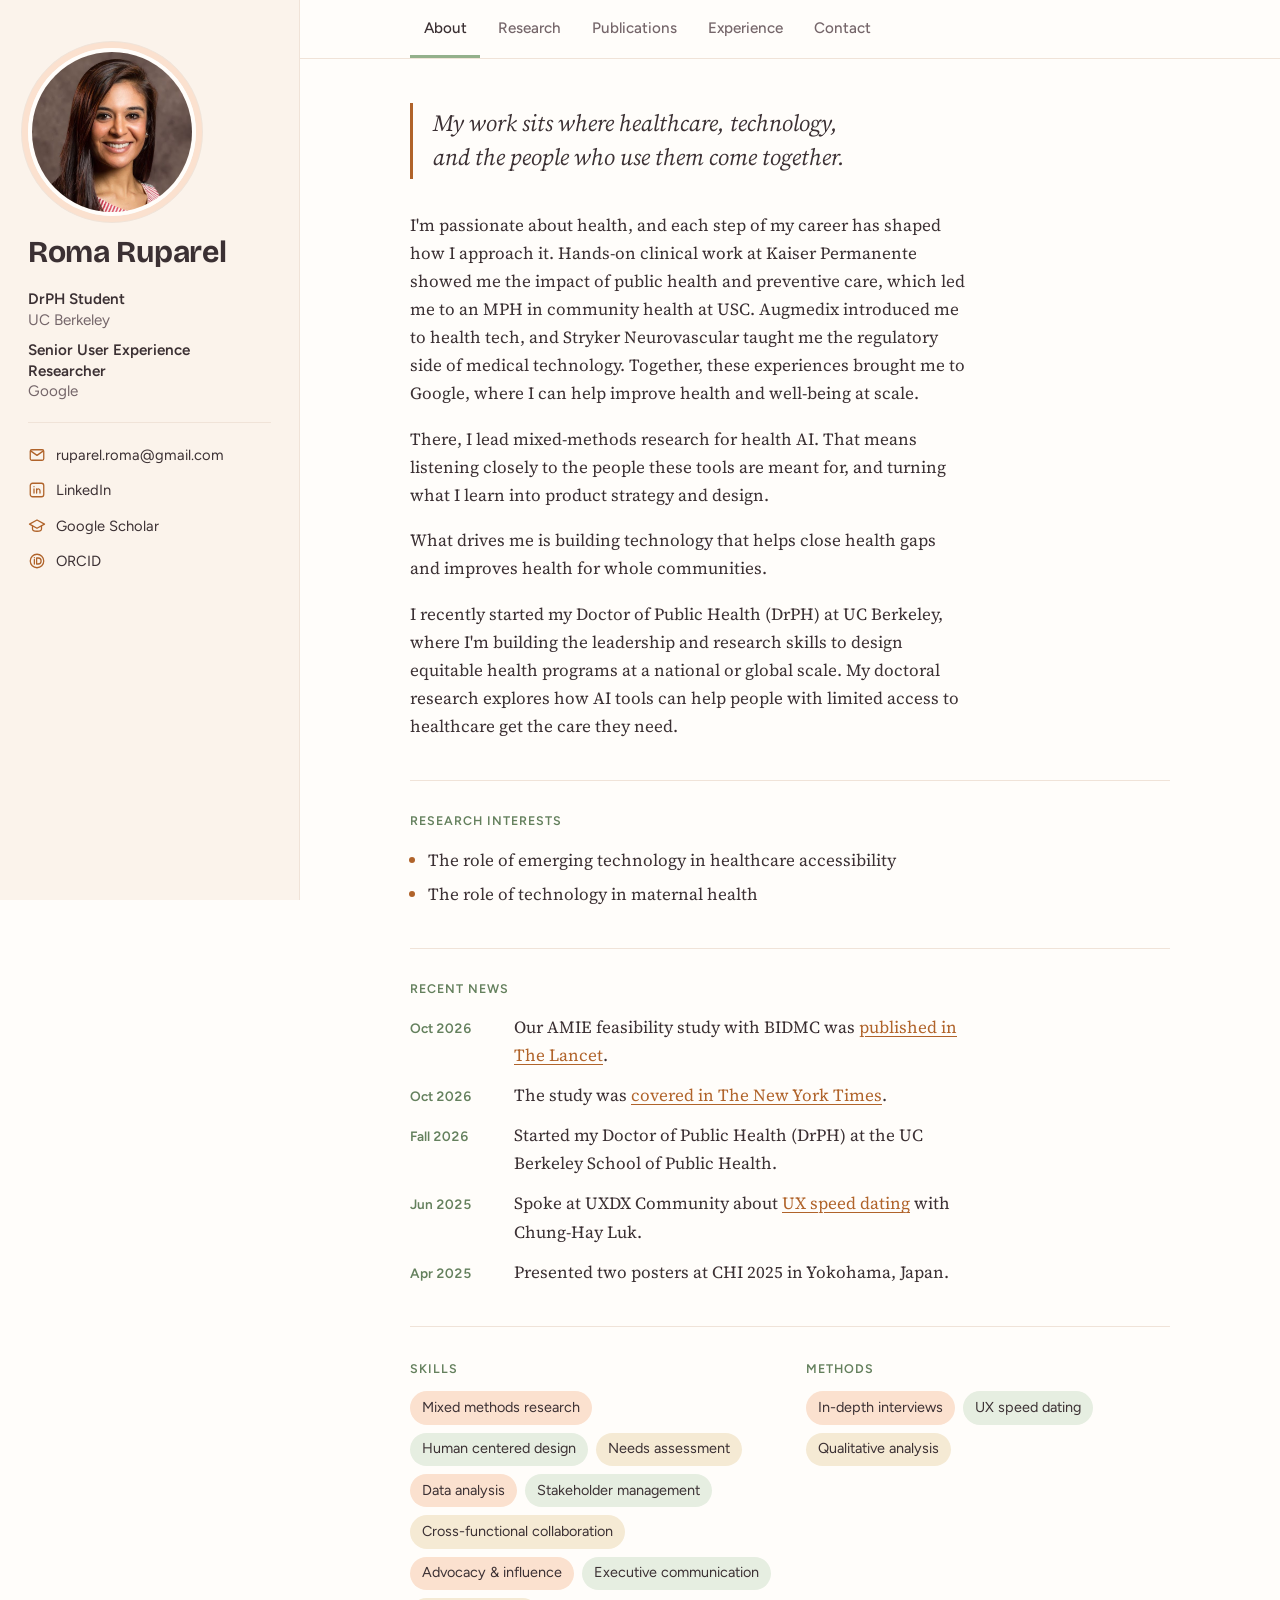
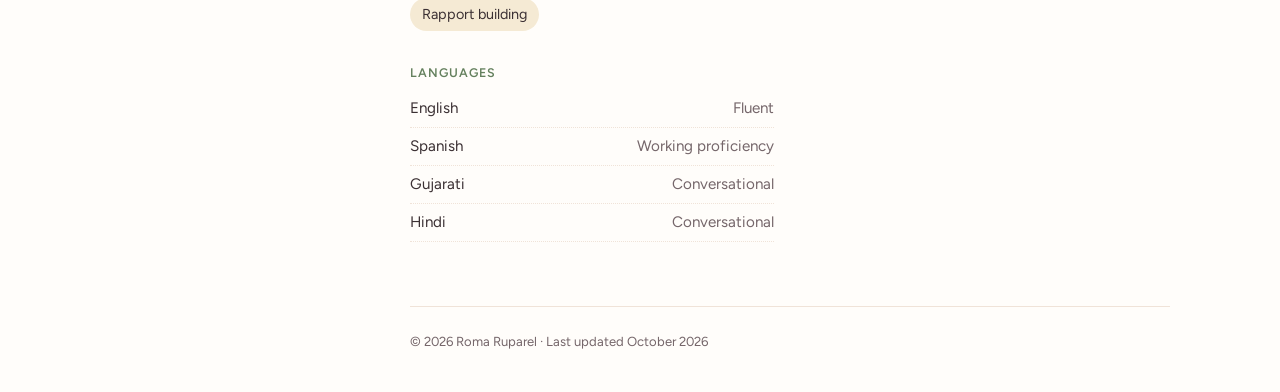
<file: index.html>
<!doctype html>
<html lang="en">
<head>
<meta charset="utf-8">
<meta name="viewport" content="width=device-width, initial-scale=1, viewport-fit=cover">
<title>Roma Ruparel</title>
<meta name="description" content="Roma Ruparel: DrPH student at UC Berkeley and Senior User Experience Researcher at Google, working on health AI and human-centered research.">
<link rel="icon" href="data:image/svg+xml,%3Csvg xmlns='http://www.w3.org/2000/svg' viewBox='0 0 64 64'%3E%3Ccircle cx='32' cy='32' r='32' fill='%23fbe1cf'/%3E%3Ctext x='32' y='42' text-anchor='middle' font-family='Helvetica,Arial,sans-serif' font-weight='700' font-size='28' fill='%23b0632a'%3ERR%3C/text%3E%3C/svg%3E">
<meta property="og:title" content="Roma Ruparel">
<meta property="og:description" content="DrPH student at UC Berkeley and Senior User Experience Researcher at Google, working on health AI and human-centered research.">
<meta property="og:image" content="https://rruparel.github.io/images/roma.jpg">
<meta property="og:url" content="https://rruparel.github.io/">
<meta property="og:type" content="profile">
<link rel="preconnect" href="https://fonts.googleapis.com">
<link rel="preconnect" href="https://fonts.gstatic.com" crossorigin>
<link rel="stylesheet" href="https://fonts.googleapis.com/css2?family=Bricolage+Grotesque:opsz,wght@12..96,600;12..96,700&family=Figtree:wght@400;500;600&family=Source+Serif+4:ital,opsz,wght@0,8..60,400;0,8..60,600;1,8..60,400&display=swap">
<link rel="stylesheet" href="style.css">
<script>document.documentElement.classList.add('js');</script>
</head>
<body>

<aside class="profile" aria-label="Profile">
  <img class="photo" src="images/roma.jpg" alt="Portrait of Roma Ruparel" width="576" height="576">
  <div>
    <h1 class="name">Roma Ruparel</h1>
  </div>
  <ul class="roles">
    <li><strong>DrPH Student</strong><span>UC Berkeley</span></li>
    <li><strong>Senior User Experience Researcher</strong><span>Google</span></li>
  </ul>
  <ul class="links">
    <li><span class="email"><svg viewBox="0 0 24 24" aria-hidden="true"><rect x="3" y="5" width="18" height="14" rx="2"/><path d="m3.5 6.5 8.5 6 8.5-6"/></svg>ruparel.roma@gmail.com</span></li>
    <li><a href="https://www.linkedin.com/in/rruparel" target="_blank" rel="noopener"><svg viewBox="0 0 24 24" aria-hidden="true"><rect x="3" y="3" width="18" height="18" rx="3"/><path d="M8 10.5V16M8 7.5v.01M11.5 16v-5.5M11.5 13c0-1.6 1-2.5 2.3-2.5S16 11.4 16 13v3"/></svg>LinkedIn</a></li>
    <li><a href="https://scholar.google.com/citations?user=uiTKN_0AAAAJ&amp;hl=en" target="_blank" rel="noopener"><svg viewBox="0 0 24 24" aria-hidden="true"><path d="M2 9.5 12 4l10 5.5-10 5.5Z"/><path d="M6 11.7V16c0 1.5 2.7 3 6 3s6-1.5 6-3v-4.3"/></svg>Google Scholar</a></li>
    <li><a href="https://orcid.org/0009-0005-7629-0889" target="_blank" rel="noopener"><svg viewBox="0 0 24 24" aria-hidden="true"><circle cx="12" cy="12" r="9"/><path d="M8.5 10v6M8.5 7.5v.01M11.5 16V8h2a4 4 0 0 1 0 8h-2"/></svg>ORCID</a></li>
  </ul>
</aside>

<div class="main">
  <nav class="tabs" aria-label="Sections">
    <ul>
      <li><a href="#about">About</a></li>
      <li><a href="#research">Research</a></li>
      <li><a href="#publications">Publications</a></li>
      <li><a href="#experience">Experience</a></li>
      <li><a href="#contact">Contact</a></li>
    </ul>
  </nav>

  <main>
    <!-- ABOUT -->
    <section class="section" id="about" aria-labelledby="about-h">
      <h2 id="about-h" class="visually-hidden">About Roma</h2>
      <blockquote class="pull">My work sits where healthcare, technology, and the people who use them come together.</blockquote>
      <div class="prose">
        <p>I'm passionate about health, and each step of my career has shaped how I approach it. Hands-on clinical work at Kaiser Permanente showed me the impact of public health and preventive care, which led me to an MPH in community health at USC. Augmedix introduced me to health tech, and Stryker Neurovascular taught me the regulatory side of medical technology. Together, these experiences brought me to Google, where I can help improve health and well-being at scale.</p>
        <p>There, I lead mixed-methods research for health AI. That means listening closely to the people these tools are meant for, and turning what I learn into product strategy and design.</p>
        <p>What drives me is building technology that helps close health gaps and improves health for whole communities.</p>
        <p>I recently started my Doctor of Public Health (DrPH) at UC Berkeley, where I'm building the leadership and research skills to design equitable health programs at a national or global scale. My doctoral research explores how AI tools can help people with limited access to healthcare get the care they need.</p>
      </div>
      <div class="interests">
        <h3 class="label">Research interests</h3>
        <ul>
          <li>The role of emerging technology in healthcare accessibility</li>
          <li>The role of technology in maternal health</li>
        </ul>
      </div>
      <div class="news">
        <h3 class="label">Recent news</h3>
        <ul class="news-list">
          <li><span class="when-n">Oct 2026</span><span>Our AMIE feasibility study with BIDMC was <a href="https://www.thelancet.com/journals/lancet/article/PIIS0140-6736(26)01535-7/abstract" target="_blank" rel="noopener">published in The Lancet</a>.</span></li>
          <li><span class="when-n">Oct 2026</span><span>The study was <a href="https://www.nytimes.com/2026/10/08/technology/ai-chatbots-urgent-care.html" target="_blank" rel="noopener">covered in The New York Times</a>.</span></li>
          <li><span class="when-n">Fall 2026</span><span>Started my Doctor of Public Health (DrPH) at the UC Berkeley School of Public Health.</span></li>
          <li><span class="when-n">Jun 2025</span><span>Spoke at UXDX Community about <a href="https://uxdx.com/session/product-love-at-first-sight-test-with-ux-speed-dating/" target="_blank" rel="noopener">UX speed dating</a> with Chung-Hay Luk.</span></li>
          <li><span class="when-n">Apr 2025</span><span>Presented two posters at CHI 2025 in Yokohama, Japan.</span></li>
        </ul>
      </div>
      <div class="facts">
        <div>
          <p class="label">Skills</p>
          <ul class="chips">
            <li>Mixed methods research</li>
            <li>Human centered design</li>
            <li>Needs assessment</li>
            <li>Data analysis</li>
            <li>Stakeholder management</li>
            <li>Cross-functional collaboration</li>
            <li>Advocacy &amp; influence</li>
            <li>Executive communication</li>
            <li>Rapport building</li>
          </ul>
        </div>
        <div>
          <p class="label">Methods</p>
          <ul class="chips">
            <li>In-depth interviews</li>
            <li>UX speed dating</li>
            <li>Qualitative analysis</li>
          </ul>
        </div>
        <div>
          <p class="label">Languages</p>
          <ul class="langs">
            <li>English <span>Fluent</span></li>
            <li>Spanish <span>Working proficiency</span></li>
            <li>Gujarati <span>Conversational</span></li>
            <li>Hindi <span>Conversational</span></li>
          </ul>
        </div>
      </div>
    </section>

    <!-- RESEARCH -->
    <section class="section" id="research" aria-labelledby="research-h">
      <h2 id="research-h">Research themes</h2>
      <div class="themes">

        <article class="theme">
          <div class="art" aria-hidden="true">
            <svg viewBox="0 0 200 200">
              <rect class="c3" x="26" y="40" width="112" height="60" rx="18"/>
              <path class="c3" d="M44 98 L40 118 L64 100 Z"/>
              <rect class="c1" x="70" y="104" width="104" height="56" rx="18"/>
              <path class="c1" d="M154 158 L162 176 L136 160 Z"/>
              <polyline class="pulse" points="40,70 62,70 72,54 84,86 96,62 104,70 124,70"/>
              <circle class="c4" cx="98" cy="132" r="5"/>
              <circle class="c4" cx="122" cy="132" r="5"/>
              <circle class="c4" cx="146" cy="132" r="5"/>
            </svg>
          </div>
          <div>
            <h3>Conversational diagnostic AI</h3>
            <p>Research on AMIE, an AI system for diagnostic conversations, from multimodal reasoning in simulated consultations to a prospective feasibility study with patients at a primary care clinic.</p>
            <p class="role"><span>My role</span> Qualitative interviews with patients and clinicians.</p>
            <p class="cs-link"><a href="#amie">Read the case study <span aria-hidden="true">→</span></a></p>
            <ul class="related">
              <li><a href="https://www.thelancet.com/journals/lancet/article/PIIS0140-6736(26)01535-7/abstract" target="_blank" rel="noopener">Prospective feasibility study in primary care</a> · The Lancet, 2026</li>
              <li><a href="https://arxiv.org/pdf/2505.04653" target="_blank" rel="noopener">Multimodal reasoning</a> · arXiv, 2025</li>
            </ul>
          </div>
        </article>

        <article class="theme">
          <div class="art" aria-hidden="true">
            <svg viewBox="0 0 200 200">
              <rect class="c3" x="30" y="30" width="78" height="104" rx="8"/>
              <rect class="c4" x="42" y="46" width="54" height="6" rx="3"/>
              <rect class="c4" x="42" y="60" width="46" height="6" rx="3"/>
              <rect class="c4" x="42" y="74" width="54" height="6" rx="3"/>
              <rect class="c4" x="42" y="88" width="38" height="6" rx="3"/>
              <rect class="c4" x="42" y="102" width="50" height="6" rx="3"/>
              <path class="arrow" d="M114 84 C 130 84, 128 112, 144 112"/>
              <path class="arrowhead" d="M138 104 L148 112 L138 120"/>
              <rect class="c1" x="104" y="122" width="72" height="50" rx="10"/>
              <rect class="c4" x="116" y="136" width="46" height="6" rx="3"/>
              <rect class="c4" x="116" y="150" width="32" height="6" rx="3"/>
              <circle class="c2" cx="160" cy="44" r="16"/>
              <path class="c4" d="M150 64 a10 10 0 0 1 20 0 Z"/>
            </svg>
          </div>
          <div>
            <h3>AI tools for clinicians</h3>
            <p>Exploring what physician-centered AI looks like for clinical summarization.</p>
            <ul class="related">
              <li><a href="https://arxiv.org/abs/2507.15743" target="_blank" rel="noopener">Physician-centered AI for clinical summarization</a> · arXiv, 2025</li>
            </ul>
          </div>
        </article>

        <article class="theme">
          <div class="art" aria-hidden="true">
            <svg viewBox="0 0 200 200">
              <circle class="c3" cx="80" cy="96" r="50"/>
              <circle class="c2 soft" cx="124" cy="96" r="50"/>
              <circle class="ring" cx="102" cy="96" r="22"/>
              <line class="handle" x1="118" y1="112" x2="146" y2="140"/>
              <rect class="c1" x="40" y="160" width="120" height="8" rx="4"/>
            </svg>
          </div>
          <div>
            <h3>AI in medical education and expert communication</h3>
            <p>How generative AI can support clinical reasoning for medical students, and the strategies domain experts use to answer complex questions from non-experts.</p>
            <ul class="related">
              <li><a href="https://dl.acm.org/doi/pdf/10.1145/3706599.3721208" target="_blank" rel="noopener">Generative AI for medical education</a> · CHI 2025</li>
              <li><a href="https://dl.acm.org/doi/pdf/10.1145/3706599.3719692" target="_blank" rel="noopener">Zoom in, Zoom out, Reframe</a> · CHI 2025</li>
            </ul>
          </div>
        </article>

      </div>
    </section>

    <!-- CASE STUDY: AMIE -->
    <section class="section case" id="amie" data-parent="research" aria-labelledby="amie-h">
      <p class="back"><a href="#research"><span aria-hidden="true">←</span> Research themes</a></p>
      <p class="label">Case study</p>
      <h2 id="amie-h">Bringing AMIE into the healthcare triad</h2>
      <p class="lede">How patients, clinicians, and the physicians supervising an AI experienced a diagnostic AI in a real clinic.</p>

      <dl class="facts-strip">
        <div><dt>Setting</dt><dd>Primary care clinic, Beth Israel Deaconess Medical Center (BIDMC)</dd></div>
        <div><dt>My interviews</dt><dd>20 patients, 10 clinicians, 5 AI supervisors</dd></div>
        <div><dt>Collaborator</dt><dd><a href="https://www.linkedin.com/in/avahomiar/" target="_blank" rel="noopener">Ava Homiar</a>, BIDMC</dd></div>
      </dl>

      <div class="prose">
        <h3>Background</h3>
        <p>AMIE (Articulate Medical Intelligence Explorer) is a research AI system from Google for diagnostic conversations. In a prospective feasibility study at a BIDMC primary care clinic, patients chatted with AMIE about their symptoms before their urgent care appointments, while physicians supervised every conversation in real time.</p>

      </div>

      <figure class="video" id="amie-film">
        <div class="video-frame">
          <iframe src="https://www.youtube-nocookie.com/embed/f3jK_SsHcAw" title="AMIE feasibility study film" loading="lazy" allow="accelerometer; encrypted-media; gyroscope; picture-in-picture; fullscreen" referrerpolicy="strict-origin-when-cross-origin" allowfullscreen></iframe>
        </div>
        <figcaption>The feasibility study film from Google Research. <a href="https://www.youtube.com/watch?v=f3jK_SsHcAw" target="_blank" rel="noopener">Watch on YouTube</a></figcaption>
      </figure>

      <div class="prose">
        <h3>The question</h3>
        <p>How did patients, clinicians, and AI supervisors experience talking to AMIE? What worked well, and where were the opportunities to make AI a more integrated part of what I call the <em>healthcare triad</em>: the patient, the clinician, and the AI?</p>

        <h3>My role and approach</h3>
        <p>As the UX researcher for AMIE, I conducted qualitative interviews with patients and clinicians, partnering closely with Ava Homiar to drive this foundational qualitative research.</p>
        <ul>
          <li><strong>Patients:</strong> 20 interviews throughout the study</li>
          <li><strong>Clinicians:</strong> 10 interviews at the close of the study</li>
          <li><strong>AI supervisors:</strong> 5 interviews at the close of the study with the physicians who monitored AMIE's conversations</li>
        </ul>
      </div>

      <figure class="triad">
        <svg viewBox="0 0 360 250" role="img" aria-labelledby="triad-t">
          <title id="triad-t">The healthcare triad: patient, clinician and AI, each connected to the other two</title>
          <line class="t-line" x1="180" y1="58" x2="70" y2="190"/>
          <line class="t-line" x1="180" y1="58" x2="290" y2="190"/>
          <line class="t-line" x1="70" y1="190" x2="290" y2="190"/>
          <circle class="t-c1" cx="70" cy="190" r="40"/>
          <circle class="t-c2" cx="290" cy="190" r="40"/>
          <circle class="t-c3" cx="180" cy="58" r="40"/>
          <text class="t-label" x="70" y="195">Patient</text>
          <text class="t-label" x="290" y="195">Clinician</text>
          <text class="t-label" x="180" y="63">AI</text>
        </svg>
        <figcaption>The healthcare triad: AI joins the patient and clinician as a supportive third participant.</figcaption>
      </figure>

      <div class="prose">
        <h3>What we learned</h3>
        <p>Alongside the study's clinical results, what stood out was the human side of this technology.</p>
      </div>
      <ol class="insights">
        <li>
          <h4>Empowering patients</h4>
          <p>Talking with AMIE before their appointments helped patients organize their symptoms, frame their medical history, and get clear on their main concerns. This early conversation built patient confidence, so they could take a more active part in their face-to-face visits.</p>
        </li>
        <li>
          <h4>The healthcare triad</h4>
          <p>AMIE worked as a supportive third participant in the clinical relationship. Patients and providers both saw the AI as a collaborative tool that supported history taking, expanding the traditional patient and clinician pair into a balanced triad.</p>
        </li>
        <li>
          <h4>The human connection</h4>
          <p>With the AI handling the initial, time-consuming information gathering, clinicians saved time during consultations. That gave them more room to build rapport, respond to patients' emotional needs, and make decisions together with their patients.</p>
        </li>
      </ol>

      <div class="prose">
        <h3>Why it matters</h3>
        <p>This research is part of the rigor we're bringing to testing systems like AMIE. Alongside clinical measures of safety and accuracy, the qualitative work shows our dedication to a human-centered approach, bringing users into the process from design through testing.</p>
      </div>

      <div class="prose">
        <h3>Read more</h3>
        <ul class="readmore">
          <li><a href="https://www.thelancet.com/journals/lancet/article/PIIS0140-6736(26)01535-7/abstract" target="_blank" rel="noopener">The study in The Lancet</a></li>
          <li><a href="https://sites.research.google/gr/amie/" target="_blank" rel="noopener">The AMIE project site</a></li>
          <li><a href="https://research.google/blog/exploring-the-feasibility-of-conversational-diagnostic-ai-in-a-real-world-clinical-study/" target="_blank" rel="noopener">Google Research blog post</a></li>
          <li><a href="https://bidmc.org/news-stories/all-news-stories/news/2026/10/bidmc-research-shows-safety-quality-of-ai-in-primary-care" target="_blank" rel="noopener">BIDMC's announcement of the study</a></li>
          <li><a href="https://www.nytimes.com/2026/10/08/technology/ai-chatbots-urgent-care.html" target="_blank" rel="noopener">Coverage in The New York Times</a></li>
        </ul>
      </div>
    </section>

    <!-- PUBLICATIONS -->
    <section class="section" id="publications" aria-labelledby="pubs-h">
      <h2 id="pubs-h">Publications</h2>

      <p class="year">2026</p>
      <ul class="pubs">
        <li>
          <a class="title" href="https://www.thelancet.com/journals/lancet/article/PIIS0140-6736(26)01535-7/abstract" target="_blank" rel="noopener">Conversational diagnostic artificial intelligence in ambulatory primary care: a prospective feasibility study</a>
          <span class="meta">Brodeur, P., Koshy, J. M., Palepu, A., Saab, K., Homiar, A., <b>Ruparel, R.</b>, et al. <span class="venue">The Lancet</span>.</span>
        </li>
      </ul>

      <p class="year">2025</p>
      <ul class="pubs">
        <li>
          <a class="title" href="https://arxiv.org/abs/2507.15743" target="_blank" rel="noopener">Towards physician-centered AI for clinical summarization</a>
          <span class="meta">Vedadi, E., Barrett, D., <b>Ruparel, R.</b>, et al. <span class="venue">arXiv preprint arXiv:2507.15743</span>.</span>
        </li>
        <li>
          <a class="title" href="https://arxiv.org/pdf/2505.04653" target="_blank" rel="noopener">Advancing Conversational Diagnostic AI with Multimodal Reasoning</a>
          <span class="meta">Saab, K., Freyberg, J., <b>Ruparel, R.</b>, et al. <span class="venue">arXiv preprint arXiv:2505.04653</span>.</span>
        </li>
        <li>
          <a class="title" href="https://dl.acm.org/doi/pdf/10.1145/3706599.3719692" target="_blank" rel="noopener">Zoom in, Zoom out, Reframe: Domain Experts' Strategies for Addressing Non-Experts' Complex Questions</a>
          <span class="meta">Freeman, B., <b>Ruparel, R.</b>, et al. <span class="venue">CHI 2025</span>.</span>
        </li>
        <li>
          <a class="title" href="https://dl.acm.org/doi/pdf/10.1145/3706599.3721208" target="_blank" rel="noopener">Generative AI for medical education: Insights from a case study with medical students and an AI tutor for clinical reasoning</a>
          <span class="meta">Wang, A., <b>Ruparel, R.</b>, et al. <span class="venue">CHI 2025</span>.</span>
        </li>
      </ul>

      <h2 class="subhead">Talks and presentations</h2>
      <ul class="pubs">
        <li>
          <a class="title" href="https://uxdx.com/session/product-love-at-first-sight-test-with-ux-speed-dating/" target="_blank" rel="noopener">Product Love at First Sight? Test with UX Speed Dating</a>
          <span class="meta">Talk with Chung-Hay Luk. <span class="venue">UXDX Community</span>, June 30, 2025.</span>
        </li>
        <li>
          <a class="title" href="https://dl.acm.org/doi/pdf/10.1145/3706599.3721208" target="_blank" rel="noopener">Generative AI for medical education: Insights from a case study with medical students and an AI tutor for clinical reasoning</a>
          <span class="meta">Poster presentation. <span class="venue">CHI 2025</span>, Yokohama, Japan.</span>
        </li>
        <li>
          <a class="title" href="https://dl.acm.org/doi/pdf/10.1145/3706599.3719692" target="_blank" rel="noopener">Zoom in, Zoom out, Reframe: Domain Experts' Strategies for Addressing Non-Experts' Complex Questions</a>
          <span class="meta">Poster presentation. <span class="venue">CHI 2025</span>, Yokohama, Japan.</span>
        </li>
      </ul>

      <h2 class="subhead">On the Google Research blog</h2>
      <p class="note">Posts about research I contributed to.</p>
      <ul class="pubs">
        <li>
          <a class="title" href="https://research.google/blog/advancing-amie-towards-expert-level-audio-visual-clinical-consultations/" target="_blank" rel="noopener">Advancing AMIE towards expert-level audio-visual clinical consultations</a>
          <span class="meta"><span class="venue">Google Research blog</span>, August 11, 2026.</span>
        </li>
        <li>
          <a class="title" href="https://research.google/blog/exploring-the-feasibility-of-conversational-diagnostic-ai-in-a-real-world-clinical-study/" target="_blank" rel="noopener">Exploring the feasibility of conversational diagnostic AI in a real-world clinical study</a>
          <span class="meta"><span class="venue">Google Research blog</span>, March 11, 2026.</span>
        </li>
        <li>
          <a class="title" href="https://research.google/blog/how-googles-ai-can-help-transform-health-professions-education/" target="_blank" rel="noopener">How Google's AI can help transform health professions education</a>
          <span class="meta"><span class="venue">Google Research blog</span>, August 27, 2025.</span>
        </li>
        <li>
          <a class="title" href="https://research.google/blog/enabling-physician-centered-oversight-for-amie/" target="_blank" rel="noopener">Enabling physician-centered oversight for AMIE</a>
          <span class="meta"><span class="venue">Google Research blog</span>, August 12, 2025.</span>
        </li>
        <li>
          <a class="title" href="https://research.google/blog/amie-gains-vision-a-research-ai-agent-for-multi-modal-diagnostic-dialogue/" target="_blank" rel="noopener">AMIE gains vision: A research AI agent for multimodal diagnostic dialogue</a>
          <span class="meta"><span class="venue">Google Research blog</span>, May 1, 2025.</span>
        </li>
        <li>
          <a class="title" href="https://research.google/blog/advancing-amie-towards-specialist-care-and-real-world-validation/" target="_blank" rel="noopener">Advancing AMIE towards specialist care and real-world validation</a>
          <span class="meta"><span class="venue">Google Research blog</span>, December 10, 2024.</span>
        </li>
      </ul>

      <h2 class="subhead">In the press</h2>
      <ul class="pubs">
        <li>
          <a class="title" href="https://bidmc.org/news-stories/all-news-stories/news/2026/10/bidmc-research-shows-safety-quality-of-ai-in-primary-care" target="_blank" rel="noopener">BIDMC Researchers Conduct First Real-World Study of Safety and Quality of Patient-Facing AI in Primary Care</a>
          <span class="meta"><span class="venue">Beth Israel Deaconess Medical Center</span>, October 9, 2026.</span>
        </li>
        <li>
          <a class="title" href="https://www.nytimes.com/2026/10/08/technology/ai-chatbots-urgent-care.html" target="_blank" rel="noopener">Clinical Trial Indicates A.I. Chatbots Could Aid Urgent Care</a>
          <span class="meta">Cade Metz. <span class="venue">The New York Times</span>, October 8, 2026.</span>
        </li>
      </ul>
    </section>

    <!-- EXPERIENCE -->
    <section class="section" id="experience" aria-labelledby="exp-h">
      <h2 id="exp-h">Work experience</h2>
      <ol class="timeline">
        <li class="job">
          <div class="when">2017 – present</div>
          <div>
            <h3>Senior User Experience Researcher</h3>
            <p class="org">Google LLC</p>
          </div>
        </li>
        <li class="job">
          <div class="when">2016 – 2018</div>
          <div>
            <h3>Senior Medical Education Specialist</h3>
            <p class="org">Stryker Neurovascular</p>
          </div>
        </li>
        <li class="job">
          <div class="when">2014 – 2016</div>
          <div>
            <h3>Clinical Account Manager</h3>
            <p class="org">Augmedix</p>
          </div>
        </li>
        <li class="job">
          <div class="when">2012 – 2014</div>
          <div>
            <h3>Medical Assistant, Chronic Conditions Management</h3>
            <p class="org">Kaiser Permanente</p>
          </div>
        </li>
      </ol>

      <h2 class="subhead">Education</h2>
      <ol class="timeline">
        <li class="job">
          <div class="when">2026 – present</div>
          <div>
            <h3>Doctor of Public Health (DrPH)</h3>
            <p class="org">University of California, Berkeley · School of Public Health</p>
          </div>
        </li>
        <li class="job">
          <div class="when">2013 – 2015</div>
          <div>
            <h3>Master of Public Health</h3>
            <p class="org">University of Southern California · Focus: Community Health</p>
          </div>
        </li>
        <li class="job">
          <div class="when">2005 – 2010</div>
          <div>
            <h3>Bachelor of Science, Psychology</h3>
            <p class="org">University of California, San Diego</p>
          </div>
        </li>
      </ol>
    </section>

    <!-- CONTACT -->
    <section class="section" id="contact" aria-labelledby="contact-h">
      <h2 id="contact-h">Get in touch</h2>
      <p class="lede open-to">I'm open to research collaborations, speaking invitations, and mentoring conversations, especially around AI and health.</p>
      <ul class="contact-list">
        <li><span class="k">Email</span><span class="v"><span id="email-text">ruparel.roma@gmail.com</span><button class="copy" id="copy-email" type="button">Copy</button></span></li>
        <li><span class="k">LinkedIn</span><span class="v"><a href="https://www.linkedin.com/in/rruparel" target="_blank" rel="noopener">linkedin.com/in/rruparel</a></span></li>
        <li><span class="k">Scholar</span><span class="v"><a href="https://scholar.google.com/citations?user=uiTKN_0AAAAJ&amp;hl=en" target="_blank" rel="noopener">Google Scholar profile</a></span></li>
        <li><span class="k">ORCID</span><span class="v"><a href="https://orcid.org/0009-0005-7629-0889" target="_blank" rel="noopener">0009-0005-7629-0889</a></span></li>
      </ul>
    </section>
  </main>

  <footer class="footer">© 2026 Roma Ruparel · Last updated October 2026</footer>
</div>

<script src="script.js"></script>
</body>
</html>
</file>
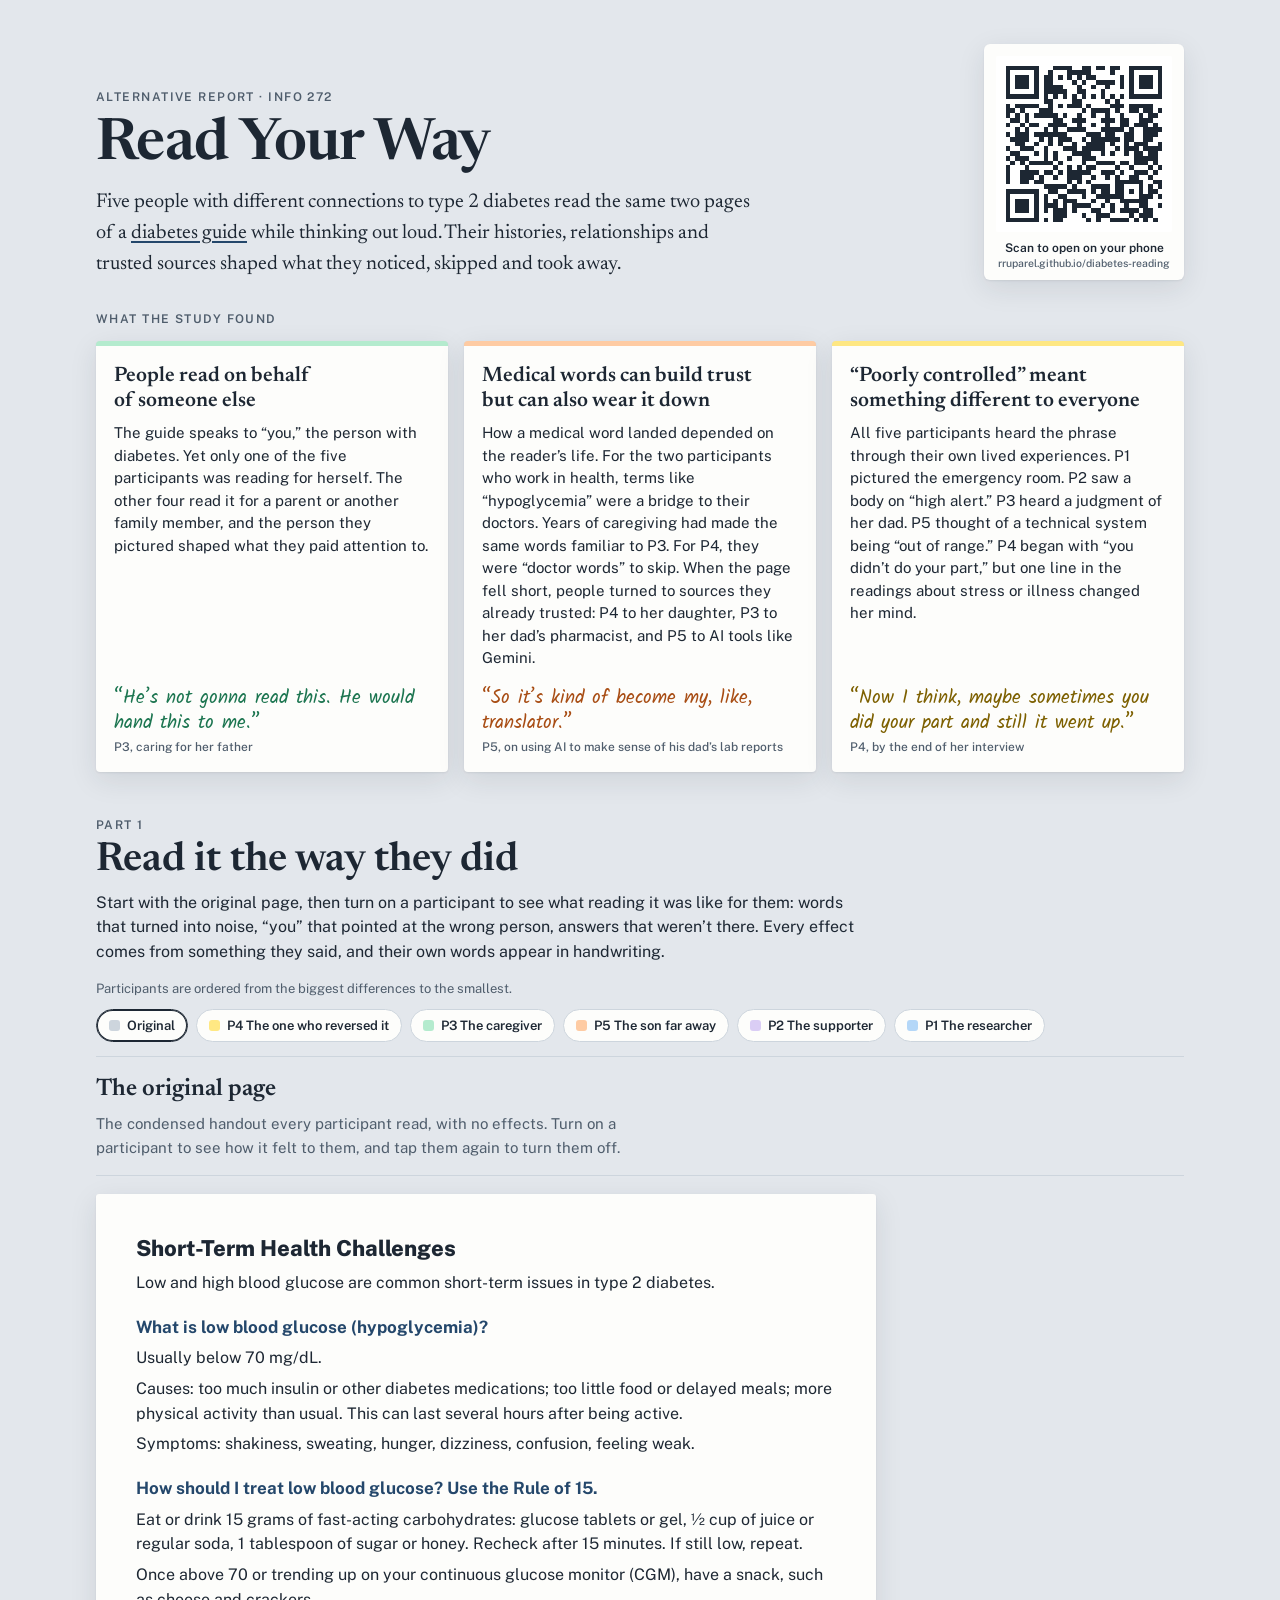
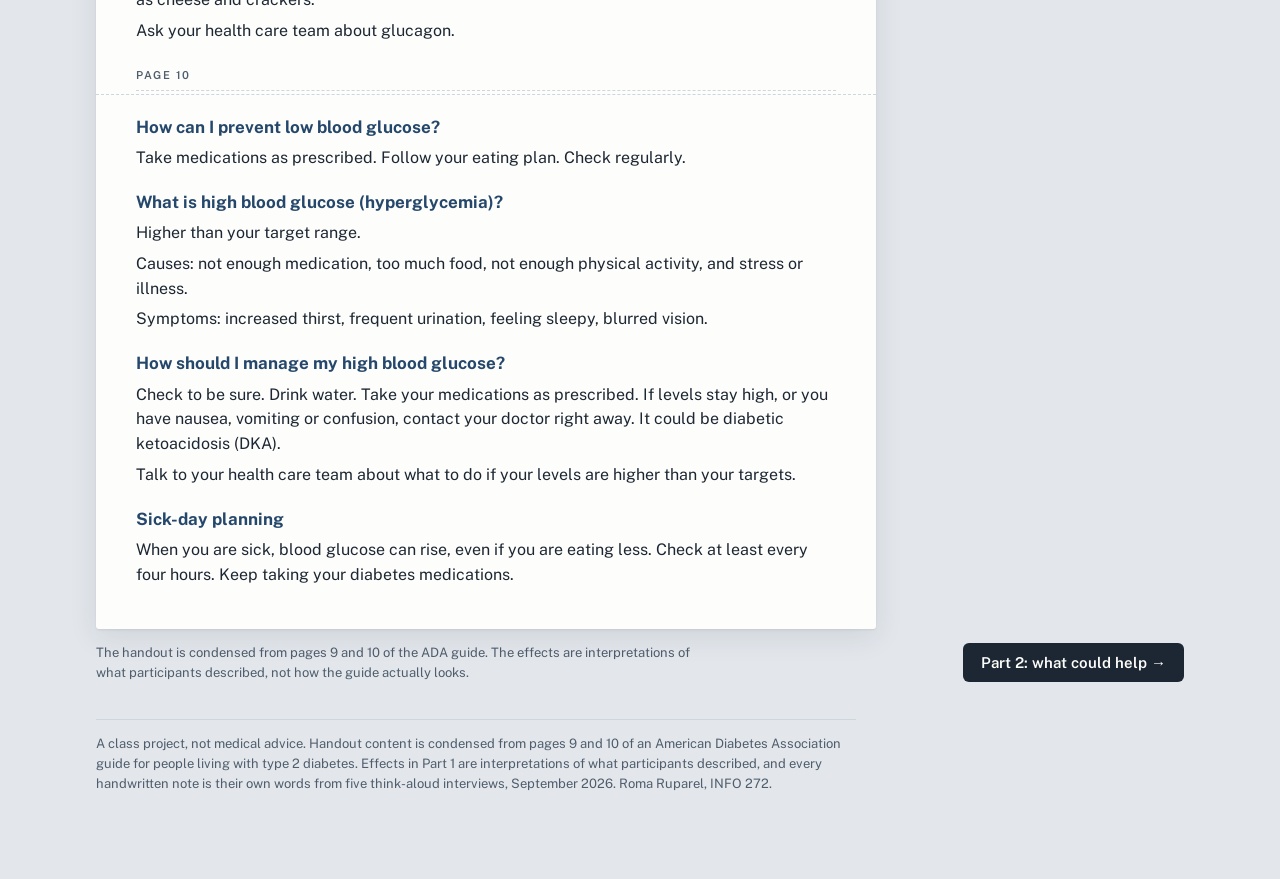
<file: diabetes-reading/index.html>
<!doctype html>
<html lang="en">
<head>
<meta charset="utf-8">
<meta name="viewport" content="width=device-width, initial-scale=1, viewport-fit=cover">
<meta name="robots" content="noindex, nofollow">
<style>:root{padding-top:env(safe-area-inset-top,0px);padding-bottom:env(safe-area-inset-bottom,0px)}body{margin:0;font:14px/1.4 system-ui,-apple-system,"Segoe UI",sans-serif}img{max-width:100%}[hidden]{display:none!important}</style>
<title>Read Your Way</title>
<meta name="claude:viewport-fit-sides" content="cover">
<link rel="preconnect" href="https://fonts.googleapis.com">
<link rel="preconnect" href="https://fonts.gstatic.com" crossorigin>
<link rel="stylesheet" href="https://fonts.googleapis.com/css2?family=Newsreader:ital,opsz,wght@0,6..72,400;0,6..72,600;1,6..72,400&family=Public+Sans:wght@400;500;600;700;800&family=Kalam:wght@400;700&display=swap">
<style>
/* Layout: a reading app. A short matching quiz up top, then a supports rail beside one tuned handout sheet. Shares its look with Read Five Ways. */
:root {
  --desk: #e3e7ec; --paper: #fdfdfb; --ink: #1d2733; --ink-soft: #4f5d6c; --rule: #cdd5dd; --accent: #24476b; --wash: #eef2f6;
  --shadow: 0 1px 2px rgba(29,39,51,.08), 0 8px 28px rgba(29,39,51,.10);
  --warn: #8a3b12; --warn-bg: #fbeee5;
  --mark: rgba(255,222,80,.70);
  --p1-hi: rgba(120,184,245,.55); --p1-ink: #1d5fa8;
  --p2-hi: rgba(190,166,240,.55); --p2-ink: #5b3fa0;
  --p3-hi: rgba(120,220,170,.55); --p3-ink: #1c7550;
  --p4-hi: rgba(255,222,80,.70);  --p4-ink: #7d6000;
  --p5-hi: rgba(255,170,105,.60); --p5-ink: #a84d14;
  --f-display: "Newsreader", Georgia, "Times New Roman", serif;
  --f-ui: "Public Sans", "Helvetica Neue", Arial, sans-serif;
  --f-hand: "Kalam", "Comic Sans MS", "Bradley Hand", cursive;
  --scale: 1;
}
@media (prefers-color-scheme: dark) { :root:not([data-theme="light"]) {
  --desk: #14181d; --paper: #1e242b; --ink: #e4e9ee; --ink-soft: #9aa7b4; --rule: #36404b; --accent: #9cc3ea; --wash: #262d35;
  --shadow: 0 1px 2px rgba(0,0,0,.4), 0 8px 28px rgba(0,0,0,.35);
  --warn: #ffb28a; --warn-bg: #3a2519;
  --mark: rgba(240,205,60,.22);
  --p1-hi: rgba(90,160,235,.38); --p1-ink: #8fc2f7; --p2-hi: rgba(160,130,230,.40); --p2-ink: #c3b0f5;
  --p3-hi: rgba(80,200,145,.36); --p3-ink: #86e0b5; --p4-hi: rgba(240,205,60,.40); --p4-ink: #f2d66a;
  --p5-hi: rgba(245,150,80,.40); --p5-ink: #ffb784; color-scheme: dark; } }
:root[data-theme="dark"] {
  --desk: #14181d; --paper: #1e242b; --ink: #e4e9ee; --ink-soft: #9aa7b4; --rule: #36404b; --accent: #9cc3ea; --wash: #262d35;
  --shadow: 0 1px 2px rgba(0,0,0,.4), 0 8px 28px rgba(0,0,0,.35);
  --warn: #ffb28a; --warn-bg: #3a2519;
  --mark: rgba(240,205,60,.22);
  --p1-hi: rgba(90,160,235,.38); --p1-ink: #8fc2f7; --p2-hi: rgba(160,130,230,.40); --p2-ink: #c3b0f5;
  --p3-hi: rgba(80,200,145,.36); --p3-ink: #86e0b5; --p4-hi: rgba(240,205,60,.40); --p4-ink: #f2d66a;
  --p5-hi: rgba(245,150,80,.40); --p5-ink: #ffb784; color-scheme: dark; }

* { box-sizing: border-box; }
body { background: var(--desk); color: var(--ink); font-family: var(--f-ui); font-size: 16px; line-height: 1.55; }
.wrap { max-width: 1120px; margin: 0 auto; padding-block: 44px 72px; padding-left: max(16px, env(safe-area-inset-left, 0px)); padding-right: max(16px, env(safe-area-inset-right, 0px)); }
button { font-family: inherit; }
:focus-visible { outline: 3px solid var(--accent); outline-offset: 2px; }

.eyebrow { font-size: 12px; letter-spacing: .12em; text-transform: uppercase; color: var(--ink-soft); font-weight: 600; }
h1 { font-family: var(--f-display); font-weight: 600; font-size: clamp(38px, 5.6vw, 58px); line-height: 1.04; margin: 8px 0 12px; letter-spacing: -.01em; text-wrap: balance; }
.lede { font-family: var(--f-display); font-size: clamp(18px, 2.1vw, 20px); max-width: 660px; margin: 0; }

/* Quiz */
.quiz { margin-top: 28px; background: var(--paper); box-shadow: var(--shadow); border-radius: 4px; padding: 26px clamp(18px, 4vw, 36px) 24px; }
.qhead { display: flex; justify-content: space-between; align-items: baseline; gap: 12px; flex-wrap: wrap; }
.qcount { font-size: 13px; color: var(--ink-soft); font-variant-numeric: tabular-nums; }
.progress { display: flex; gap: 6px; margin: 10px 0 18px; }
.progress i { flex: 1; height: 4px; border-radius: 2px; background: var(--rule); }
.progress i.done { background: var(--ink); }
.q h2 { font-family: var(--f-display); font-weight: 600; font-size: clamp(22px, 2.8vw, 28px); margin: 0 0 14px; line-height: 1.2; text-wrap: balance; }
.opts { display: grid; grid-template-columns: repeat(auto-fit, minmax(220px, 1fr)); gap: 10px; }
.opt { text-align: left; border: 1.5px solid var(--rule); background: var(--paper); color: var(--ink); border-radius: 6px; padding: 12px 14px; cursor: pointer; font-size: 15px; font-weight: 500; line-height: 1.35; transition: border-color .15s, background .15s; }
.opt:hover { border-color: var(--ink-soft); }
.opt[aria-pressed="true"] { border-color: var(--ink); background: var(--wash); box-shadow: inset 0 0 0 1px var(--ink); }
.qnav { display: flex; justify-content: space-between; gap: 10px; flex-wrap: wrap; margin-top: 18px; align-items: center; }
.btn { font: 600 15px/1 var(--f-ui); background: var(--ink); color: var(--paper); border: 0; padding: 12px 18px; border-radius: 6px; cursor: pointer; }
.btn:disabled { opacity: .35; cursor: default; }
.btn.ghost { background: transparent; color: var(--ink); border: 1.5px solid var(--rule); }
.link { background: none; border: 0; color: var(--ink-soft); font-size: 14px; text-decoration: underline; text-underline-offset: 3px; cursor: pointer; padding: 6px 0; }
.sel { font: 500 15px var(--f-ui); padding: 10px 12px; border-radius: 6px; border: 1.5px solid var(--rule); background: var(--paper); color: var(--ink); }
.pickrow { display: flex; flex-wrap: wrap; gap: 8px; margin-top: 10px; }
.chip { font: 600 13px/1 var(--f-ui); border: 1.5px solid var(--rule); background: var(--paper); color: var(--ink); padding: 9px 12px; border-radius: 999px; cursor: pointer; display: inline-flex; gap: 7px; align-items: center; }
.chip .dot { width: 11px; height: 11px; border-radius: 3px; }

/* Match result */
.match { display: grid; grid-template-columns: minmax(0, 1.3fr) minmax(0, 1fr); gap: 18px 32px; align-items: start; }
.match .you { font-size: 13px; color: var(--ink-soft); font-weight: 600; letter-spacing: .06em; text-transform: uppercase; }
.match h2 { font-family: var(--f-display); font-size: clamp(26px, 3.4vw, 34px); font-weight: 600; margin: 4px 0 6px; line-height: 1.12; }
.match .why { color: var(--ink-soft); margin: 0 0 12px; font-size: 15px; }
.match .hand { font-family: var(--f-hand); font-size: 21px; line-height: 1.3; color: var(--r-ink); margin: 0; }
.match .hand small { display: block; font: 500 12px var(--f-ui); color: var(--ink-soft); margin-top: 4px; }
.others { margin-top: 6px; font-size: 13px; color: var(--ink-soft); }

/* Reader layout */
.reader { margin-top: 28px; display: grid; grid-template-columns: 260px minmax(0, 1fr); gap: 28px; align-items: start; }
.rail { position: sticky; top: calc(env(safe-area-inset-top, 0px) + 16px); display: flex; flex-direction: column; gap: 10px; }
.rail h3 { margin: 0; font-size: 12px; letter-spacing: .12em; text-transform: uppercase; color: var(--ink-soft); }
.rail p.hint { margin: 0 0 4px; font-size: 13px; color: var(--ink-soft); }
.sup { display: grid; grid-template-columns: auto minmax(0, 1fr); gap: 2px 10px; align-items: start; text-align: left; border: 1.5px solid var(--rule); background: var(--paper); border-radius: 6px; padding: 9px 11px; cursor: pointer; color: var(--ink); }
.sup .sw { grid-row: span 2; width: 30px; height: 18px; border-radius: 999px; background: var(--rule); position: relative; margin-top: 2px; transition: background .15s; }
.sup .sw::after { content: ""; position: absolute; top: 2px; left: 2px; width: 14px; height: 14px; border-radius: 50%; background: var(--paper); transition: transform .15s; }
.sup[aria-pressed="true"] .sw { background: var(--ink); }
.sup[aria-pressed="true"] .sw::after { transform: translateX(12px); }
.sup b { font-size: 14px; font-weight: 600; }
.sup span.from { font-size: 12px; color: var(--ink-soft); }
.railfoot { font-size: 12px; color: var(--ink-soft); }

.sheet { background: var(--paper); box-shadow: var(--shadow); border-radius: 3px; padding: 40px clamp(18px, 5vw, 56px) 44px; font-size: calc(16px * var(--scale)); min-width: 0; }
.sheet h2 { font-weight: 800; font-size: 1.4em; margin: 0 0 4px; letter-spacing: -.01em; }
.sheet h3 { font-weight: 700; font-size: 1.08em; color: var(--accent); margin: 1.6em 0 .4em; }
.sheet p, .sheet li { margin: .35em 0; }
.sheet ul { padding-left: 1.2em; margin: .3em 0; }
.sheet .sub { color: var(--ink-soft); margin: 0 0 .6em; }
.orig { display: grid; grid-template-columns: minmax(0, 1fr) auto; gap: 10px 20px; align-items: center; background: var(--wash); border: 1.5px solid var(--rule); border-radius: 6px; padding: 16px 18px; margin: 0 0 22px; font-size: 15px; }
.orig p { margin: 4px 0 0; }
.orig .eyebrow { display: block; }
.orig .btn { text-decoration: none; display: inline-block; white-space: nowrap; }
.orig-note { grid-column: 1 / -1; font-size: 13px; color: var(--ink-soft); margin: 0 !important; }
.adapted { font-size: 12px; color: var(--ink-soft); margin: 0 0 10px !important; letter-spacing: .02em; }
.adapted a { color: var(--accent); }
@media (max-width: 560px) { .orig { grid-template-columns: 1fr; } .orig .btn { text-align: center; } }
.markable { cursor: pointer; border-radius: 4px; margin-left: -6px !important; padding-left: 6px; transition: background .15s, color .15s; }
.markable:hover { background: var(--wash); }
.markable.marked { color: var(--ink-soft); text-decoration: line-through; text-decoration-color: var(--p4-ink); text-decoration-thickness: 1.5px; }
.mkb { all: unset; display: block; width: 100%; box-sizing: border-box; cursor: pointer; font: inherit; color: inherit; text-decoration: inherit; -webkit-tap-highlight-color: transparent; }
.mkb:focus-visible { outline: 3px solid var(--accent); outline-offset: 2px; border-radius: 2px; }
.markable.marked .mkb::after { content: "skipped"; display: inline-block; margin-left: 8px; font: 400 .95em var(--f-hand); color: var(--p4-ink); text-decoration: none; transform: rotate(-2deg); }
li.markable { list-style-position: outside; }
.markbar { position: sticky; bottom: calc(env(safe-area-inset-bottom, 0px) + 12px); margin: 28px -8px -16px; display: flex; flex-wrap: wrap; justify-content: space-between; align-items: center; gap: 10px 16px; background: var(--ink); color: var(--paper); border-radius: 10px; padding: 12px 14px 12px 18px; box-shadow: var(--shadow); font-size: 15px; font-weight: 600; z-index: 5; }
.markbar .btn { background: var(--paper); color: var(--ink); }
.markbar .link { color: var(--paper); opacity: .85; }
.mb-btns { display: flex; gap: 14px; align-items: center; }
@media (max-width: 560px) { .markbar .long { display: none; } .markbar { padding: 8px 8px 8px 14px; margin-inline: -4px; flex-wrap: nowrap; } .markbar .btn { padding: 10px 14px; } #markcount, .markbar .btn { white-space: nowrap; } }
.sheet.marking .w { cursor: pointer; border-radius: 3px; transition: background .12s; }
.sheet.marking .w:hover { background: var(--wash); box-shadow: 0 0 0 2px var(--wash); }
.w.marked { color: var(--ink-soft); text-decoration: line-through; text-decoration-color: var(--p4-ink); text-decoration-thickness: 2px; background: color-mix(in srgb, var(--p4-hi) 35%, transparent); border-radius: 2px; }
.sheet.marking { -webkit-user-select: text; user-select: text; }
.mkline:focus { position: static; width: auto; height: auto; margin: 4px 0 0; clip: auto; white-space: normal; display: inline-block; font: 600 12px var(--f-ui); background: var(--ink); color: var(--paper); border: 0; border-radius: 4px; padding: 4px 8px; }
.fixlist { display: flex; flex-direction: column; gap: 14px; }
.fx-h { font-weight: 800; font-size: 1.3em; margin: 0; }
.fx-sub { margin: 0 0 4px !important; color: var(--ink-soft); }
.fixcard { display: grid; grid-template-columns: minmax(0, 1fr) minmax(0, 1fr); gap: 0; border: 1.5px solid var(--rule); border-radius: 8px; overflow: hidden; }
.fixcard .fc-col { padding: 14px 16px; min-width: 0; }
.fixcard .fc-col + .fc-col { border-left: 1.5px solid var(--rule); background: var(--wash); }
.fixcard.none .fc-col + .fc-col { background: var(--paper); }
.fc-lbl { display: block; font: 700 11px/1.3 var(--f-ui); letter-spacing: .1em; text-transform: uppercase; color: var(--ink-soft); margin-bottom: 6px; }
.fc-orig { margin: 0 !important; }
.fc-orig .w.marked { color: var(--ink-soft); }
.fc-fixed .fx-line { margin: 0 0 6px !important; }
.fc-fixed .add { margin: 8px 0 0; background: var(--paper); }
.fc-fixed .flow { margin: 4px 0 0; }
.fc-none { margin: 0 0 10px !important; color: var(--ink-soft); font-size: .95em; }
.fc-on { font-size: 14px; padding: 9px 14px; }
.fc-fixed .term, .fc-fixed .chg, .fc-fixed mark.hi { background: var(--mark); color: var(--ink); border-radius: 2px; box-shadow: 0 0 0 2px var(--mark); }
.fc-q { font-family: var(--f-hand); font-size: 1.1em; color: var(--p4-ink); margin: 0 !important; }
.fc-q small { display: block; font: 500 12px var(--f-ui); color: var(--ink-soft); margin-top: 2px; }
.fc-from { display: block; margin-top: 6px; font-size: 12px; color: var(--ink-soft); }
@media (max-width: 640px) { .fixcard { grid-template-columns: 1fr; } .fixcard .fc-col + .fc-col { border-left: 0; border-top: 1.5px solid var(--rule); } }
.dsum { flex-basis: 100%; margin: 0 !important; font-size: 14px; color: var(--ink); font-weight: 600; }
.dsum:empty { display: none; }
.delta { margin: .3em 0 .8em; padding: 8px 12px; border: 1.5px dashed var(--accent); border-radius: 6px; font-size: .9em; line-height: 1.45; background: var(--paper); }
.delta.none { border-color: var(--rule); color: var(--ink-soft); }
.delta .dlbl { display: inline-block; min-width: 82px; font: 700 11px/1.4 var(--f-ui); letter-spacing: .08em; text-transform: uppercase; color: var(--ink-soft); }
.markable.static { cursor: default; margin-left: 0 !important; padding-left: 0; }
.markable.static:hover { background: none; }
.markable.static::after { content: "skipped"; display: inline-block; margin-left: 8px; font: 400 .95em var(--f-hand); color: var(--p4-ink); text-decoration: none; transform: rotate(-2deg); }
.mirror { font-family: var(--f-hand); font-size: 19px; line-height: 1.3; color: var(--r-ink); margin: 0 0 12px; }
.cmpbar { display: flex; flex-wrap: wrap; gap: 10px 18px; align-items: center; margin: -8px 0 22px; padding-bottom: 14px; border-bottom: 1px solid var(--rule); }
.seg { display: inline-flex; border: 1.5px solid var(--ink); border-radius: 999px; overflow: hidden; }
.seg button { font: 600 14px/1 var(--f-ui); background: var(--paper); color: var(--ink); border: 0; padding: 9px 16px; cursor: pointer; }
.seg button[aria-pressed="true"] { background: var(--ink); color: var(--paper); }
.hltog { display: inline-flex; gap: 8px; align-items: center; font-size: 14px; font-weight: 600; cursor: pointer; }
.hltog input { width: 18px; height: 18px; accent-color: var(--ink); }
.sheet.hl .add, .sheet.hl .flow, .sheet.hl details.why, .sheet.hl .cap { outline: 2.5px dashed var(--ci, var(--accent)); outline-offset: 4px; border-radius: 4px; }
.sheet.hl .flow { --ci: var(--p5-ink); }
.sheet { position: relative; }
.sheet.annotated { padding-right: 270px; }
.annot { position: absolute; right: 18px; width: 232px; font-size: 13px; line-height: 1.4; background: var(--paper); border: 1.5px solid var(--rule); border-left: 4px solid var(--ah); border-radius: 6px; padding: 8px 10px; display: flex; flex-direction: column; gap: 4px; z-index: 2; }
.annot.inline { position: static; width: auto; margin: 4px 0 10px; }
.annot .a-what { font-weight: 600; color: var(--ink); }
.annot .a-why { color: var(--ink-soft); }
.annot .a-why b { color: var(--ink); font-weight: 700; }
.annot .a-tag { font: 700 11px/1.3 var(--f-ui); letter-spacing: .06em; text-transform: uppercase; color: var(--ai); }
.sheet.hl .term, .sheet.hl .chg, .sheet.hl mark.hi { background: var(--mark); color: var(--ink); border-radius: 2px; box-shadow: 0 0 0 2px var(--mark); }
.sheet.hl h3 .term { color: var(--ink); }
.sr-only { position: absolute; width: 1px; height: 1px; padding: 0; margin: -1px; overflow: hidden; clip: rect(0 0 0 0); white-space: nowrap; border: 0; }
.skip { position: absolute; left: 16px; top: -60px; z-index: 10; background: var(--ink); color: var(--paper); padding: 10px 14px; border-radius: 6px; font-weight: 600; text-decoration: none; }
.skip:focus { top: calc(env(safe-area-inset-top, 0px) + 12px); }
:focus-visible { outline: 3px solid var(--accent); outline-offset: 2px; }
.pg { font-size: 11px; letter-spacing: .14em; text-transform: uppercase; color: var(--ink-soft); font-weight: 600; border-bottom: 1px dashed var(--rule); padding: 22px 0 6px; margin-bottom: 4px; }

.term { border: 0; background: none; color: inherit; font: inherit; padding: 0; cursor: help; border-bottom: 1.5px dotted var(--ink-soft); }
.term .med { font: 600 .72em var(--f-ui); color: var(--ink-soft); margin-left: 4px; letter-spacing: .02em; }
.term[aria-expanded="false"] .med { display: none; }

.add { position: relative; margin: .7em 0; padding: 10px 14px 10px 16px; border-radius: 4px; background: var(--wash); border-left: 4px solid var(--c, var(--accent)); font-size: .95em; }
.tag { display: inline-flex; gap: 6px; align-items: center; font: 600 12px/1.2 var(--f-ui); letter-spacing: .06em; color: var(--ci, var(--ink-soft)); margin-bottom: 4px; text-transform: uppercase; background: none; border: 0; padding: 3px 0; cursor: pointer; text-align: left; }
button.tag:hover { text-decoration: underline; text-underline-offset: 3px; }
.tag .car { display: inline-block; font-size: 0; }
.tag .car::before { content: "\25B8"; font-size: 11px; }
.tag[aria-expanded="true"] .car::before { content: "\25BE"; }
button, .opt, .chip, .sup, .term { -webkit-tap-highlight-color: transparent; touch-action: manipulation; }
.tag.static { cursor: default; }
.srcq { font-family: var(--f-hand); font-size: 1.12em; line-height: 1.3; color: var(--ci); margin: 2px 0 8px !important; }
.srcq small { display: block; font: 500 12px var(--f-ui); color: var(--ink-soft); margin-top: 2px; }
.cap { margin: -2px 0 6px; }
details.why .tag { display: flex; margin-top: 6px; }
.premise { margin-top: 22px; display: grid; grid-template-columns: repeat(3, minmax(0, 1fr)); gap: 14px; max-width: 900px; }
.premise div { border-top: 2px solid var(--ink); padding-top: 8px; font-size: 15px; line-height: 1.4; }
.premise b { display: block; font-size: 11px; letter-spacing: .12em; text-transform: uppercase; color: var(--ink-soft); margin-bottom: 4px; }
.intro { display: grid; grid-template-columns: minmax(0, 1fr) auto; gap: 24px 40px; align-items: end; }
.intro-text { min-width: 0; }
.srcl { color: inherit; text-decoration: underline; text-decoration-color: var(--accent); text-decoration-thickness: 1.5px; text-underline-offset: 3px; }
.srcl:hover { color: var(--accent); }
.qr { margin: 0; background: var(--paper); box-shadow: var(--shadow); border-radius: 6px; padding: 12px 12px 10px; width: 200px; text-align: center; }
.qr svg { display: block; width: 100%; height: auto; border-radius: 2px; }
.qr figcaption { font-size: 12px; font-weight: 600; color: var(--ink); margin-top: 8px; line-height: 1.35; }
.qr figcaption span { display: block; font-weight: 500; color: var(--ink-soft); font-size: 10.5px; white-space: nowrap; }
.findings { margin-top: 30px; }
.findings > h2 { margin: 0 0 12px; }
.find-grid { display: grid; grid-template-columns: repeat(3, minmax(0, 1fr)); gap: 16px; }
.find { background: var(--paper); box-shadow: var(--shadow); border-radius: 4px; border-top: 5px solid var(--c); padding: 18px 18px 16px; display: flex; flex-direction: column; gap: 8px; min-width: 0; }
.find h3 { font-family: var(--f-display); font-weight: 600; font-size: 21px; line-height: 1.2; margin: 0; text-wrap: balance; }
.find p { margin: 0; font-size: 15px; line-height: 1.5; }
.find blockquote { margin: auto 0 0; padding-top: 8px; font-family: var(--f-hand); font-size: 19px; line-height: 1.3; color: var(--ci); }
.find cite { display: block; font: 500 12px/1.4 var(--f-ui); font-style: normal; color: var(--ink-soft); margin-top: 4px; }
.try { margin-top: 34px; max-width: 720px; }
.try h2 { font-family: var(--f-display); font-weight: 600; font-size: clamp(24px, 3vw, 30px); margin: 0 0 6px; line-height: 1.15; }
.try p { margin: 0; font-size: 16px; }
.closing { margin-top: 40px; display: grid; grid-template-columns: minmax(0, 1fr) minmax(0, 1fr); gap: 20px 36px; align-items: start; }
.closing h2 { font-family: var(--f-display); font-weight: 600; font-size: clamp(26px, 3.4vw, 36px); line-height: 1.12; margin: 0; text-wrap: balance; }
.closing p { margin: 0 0 10px; }
.closing .hand { font-family: var(--f-hand); font-size: 22px; line-height: 1.3; color: var(--p4-ink); }
.closing a { color: var(--accent); }
.add.warn { background: var(--warn-bg); }
.add p { margin: .2em 0; }
mark.hi { background: linear-gradient(transparent 12%, var(--c) 12%, var(--c) 90%, transparent 90%); color: inherit; padding: 0 2px; }

details.why { margin: .5em 0; }
details.why summary { cursor: pointer; font-weight: 600; font-size: .92em; color: var(--ci); }
details.why p { margin: .4em 0 .2em; font-size: .95em; }

.flow { display: flex; flex-wrap: wrap; align-items: stretch; gap: 8px; margin: .6em 0; }
.flow .box { flex: 1 1 130px; background: var(--paper); border: 1.5px solid var(--ink); border-radius: 6px; padding: 9px 11px; font-size: .92em; line-height: 1.35; min-width: 0; }
.flow .box b { display: block; font-size: .78em; letter-spacing: .08em; text-transform: uppercase; color: var(--ink-soft); }
.flow .box.alert { border-color: var(--warn); }
.flow .arr { align-self: center; color: var(--ink-soft); font-weight: 700; }

.tablewrap { overflow-x: auto; margin: .6em 0; }
table.cmp { border-collapse: collapse; width: 100%; min-width: 440px; font-size: .92em; }
table.cmp th, table.cmp td { text-align: left; padding: 8px 10px; border-bottom: 1px solid var(--rule); vertical-align: top; }
table.cmp th { font-size: .8em; letter-spacing: .06em; text-transform: uppercase; color: var(--ink-soft); }
table.cmp td:first-child { font-weight: 600; width: 22%; }

.team { display: grid; gap: 8px; margin-top: 6px; }
.team label { display: grid; grid-template-columns: minmax(0, 1fr) minmax(0, 1fr); gap: 10px; align-items: center; font-size: .92em; }
.team input { font: inherit; font-size: .95em; padding: 8px 10px; border-radius: 5px; border: 1.5px solid var(--rule); background: var(--paper); color: var(--ink); min-width: 0; }
.checks { list-style: none; padding: 0 !important; }
.checks label { display: flex; gap: 10px; align-items: flex-start; cursor: pointer; }
.checks input { margin-top: .3em; width: 18px; height: 18px; accent-color: var(--ink); flex: none; }
.copyrow { display: flex; gap: 10px; align-items: center; margin-top: 8px; flex-wrap: wrap; }
.copied { font-size: 13px; color: var(--ink-soft); }

.foot { margin-top: 36px; font-size: 13px; color: var(--ink-soft); max-width: 760px; border-top: 1px solid var(--rule); padding-top: 14px; }

@media (max-width: 860px) {
  .reader { grid-template-columns: minmax(0, 1fr); }
  .rail { position: static; display: grid; grid-template-columns: repeat(auto-fill, minmax(200px, 1fr)); }
  .rail h3, .rail p.hint, .railfoot { grid-column: 1 / -1; }
  .match { grid-template-columns: 1fr; }
  .find-grid, .closing { grid-template-columns: 1fr; }
  .intro { grid-template-columns: 1fr; }
  .qr { display: none; }
  .team label { grid-template-columns: 1fr; gap: 4px; }
}
@media (max-width: 560px) {
  .flow { flex-direction: column; }
  .flow .box { flex: 0 0 auto; }
  .flow .arr { transform: rotate(90deg); line-height: 1; }
  .opts { grid-template-columns: 1fr; }
}
@media (prefers-reduced-motion: reduce) { *, *::before, *::after { transition: none !important; } }
/* ---------- Part 1: read it the way they did ---------- */
.part-head { margin-top: 44px; max-width: 760px; }
.part-head .eyebrow { display: block; }
.part-head h2 { font-family: var(--f-display); font-weight: 600; font-size: clamp(28px, 3.8vw, 40px); margin: 4px 0 8px; line-height: 1.1; text-wrap: balance; }
.part-head p { margin: 0; font-size: 16px; }
.xpick { display: flex; flex-wrap: wrap; gap: 8px; margin: 18px 0 14px; }
.xpick .chip .dot { background: var(--rule); }
.xhint { margin: 14px 0 -8px; font-size: 13px; color: var(--ink-soft); }
.xshows { display: flex; flex-wrap: wrap; gap: 6px; }
.xshows a { font-size: 13px; font-weight: 600; color: var(--ink); text-decoration: none; border: 1.5px solid var(--x-ink); border-radius: 999px; padding: 3px 10px; }
.xshows a:hover { background: var(--x-hi); }
.find:target { outline: 3px solid var(--ci); outline-offset: 3px; }
.xtip { position: fixed; z-index: 60; max-width: 260px; background: var(--ink); color: var(--paper); font: 600 13px/1.35 var(--f-ui); padding: 6px 10px; border-radius: 6px; pointer-events: none; box-shadow: var(--shadow); }
#xsheet [data-tip] { cursor: help; }
mark.xhl { background: var(--x-hi); color: inherit; padding: 0 2px; border-radius: 2px; -webkit-box-decoration-break: clone; box-decoration-break: clone; }
.xlegend { display: flex; flex-wrap: wrap; gap: 6px 20px; margin: -6px 0 16px; font-size: 13px; color: var(--ink); }
.xlegend > span { display: inline-flex; align-items: center; gap: 7px; }
.xsw { display: inline-block; width: 24px; height: 12px; border-radius: 2px; }
.xsw-hi { background: var(--x-hi); }
.xsw-skim { background: var(--ink); opacity: .25; }
.xsw-fx { border-bottom: 2px dashed var(--x-ink); height: 8px; background: repeating-linear-gradient(90deg, var(--x-hi) 0 4px, transparent 4px 7px); }
.xsw-hand { font-family: var(--f-hand); font-size: 16px; color: var(--x-ink); line-height: 1; }
.xpick .chip[aria-pressed="true"] { border-color: var(--ink); box-shadow: inset 0 0 0 1px var(--ink); }
.xcard { display: grid; grid-template-columns: minmax(0, 1.2fr) minmax(0, 1fr); gap: 10px 28px; padding: 14px 0 16px; border-top: 1px solid var(--rule); border-bottom: 1px solid var(--rule); margin-bottom: 18px; }
.xcard h3 { font-family: var(--f-display); font-size: 24px; font-weight: 600; margin: 0 0 4px; }
.xcard p { margin: 0; font-size: 15px; color: var(--ink-soft); }
.xcard .lbl { font-size: 11px; letter-spacing: .12em; text-transform: uppercase; font-weight: 700; color: var(--ink-soft); margin-top: 8px; }
.xcard .val { color: var(--ink); }
.xcard .hand { font-family: var(--f-hand); font-size: 21px; line-height: 1.3; color: var(--x-ink); }
.xsheet { position: relative; display: grid; grid-template-columns: minmax(0, 1fr) 280px; column-gap: 28px; padding-block: 34px 38px; font-size: 16px; }
.xsheet::before { content: ""; position: absolute; inset: 0 auto 0 0; width: calc(100% - 308px); background: var(--paper); box-shadow: var(--shadow); border-radius: 3px; z-index: 0; transition: filter 1.6s ease, transform 1.6s ease; }
.xln, .xnote { position: relative; z-index: 1; }
.xln { grid-column: 1; align-self: start; padding: 3px 40px; transition: filter 1.6s ease, opacity .4s ease, font-size .6s ease; }
.xnote { grid-column: 2; padding: 3px 0; }
.xnote p { font-family: var(--f-hand); color: var(--x-ink); font-size: 18px; line-height: 1.28; margin: 0 0 8px; }
.xshift { grid-column: 1; position: relative; z-index: 1; margin: 6px 40px 10px; padding: 12px 14px; border-left: 4px solid var(--x-ink); background: color-mix(in srgb, var(--x-hi) 35%, var(--paper)); border-radius: 0 6px 6px 0; }
.xshift > .lab { display: block; font: 700 11px/1.3 var(--f-ui); letter-spacing: .1em; text-transform: uppercase; color: var(--x-ink); margin-bottom: 6px; }
.xs-row { display: grid; grid-template-columns: 1fr 1fr; gap: 14px; }
.xs-row .lab { display: block; font: 700 11px/1.3 var(--f-ui); letter-spacing: .08em; text-transform: uppercase; color: var(--ink-soft); }
.xs-row p { font-family: var(--f-hand); font-size: 18px; line-height: 1.3; color: var(--x-ink); margin: 2px 0 0; }
.xs-row p.q::before { content: "\201C"; } .xs-row p.q::after { content: "\201D"; }
@media (max-width: 860px) { .xshift { margin-inline: 20px; } .xs-row { grid-template-columns: 1fr; } }
.xsheet.floatnotes .xnote { position: absolute; right: 0; width: 280px; grid-column: auto; }
.xsheet.floatnotes .xnote:empty { display: none; }
.xnote p.q::before { content: "\201C"; } .xnote p.q::after { content: "\201D"; }
.xnote .lab { display: block; font: 700 11px/1.3 var(--f-ui); letter-spacing: .1em; text-transform: uppercase; color: var(--ink-soft); margin: 6px 0 2px; }
.xnote .shift { border-left: 3px solid var(--x-hi); padding-left: 10px; margin-top: 4px; }
.xln.h { font-weight: 700; font-size: 17px; margin-top: 12px; color: var(--accent); }
.xln.h1 { font-weight: 800; font-size: 22px; color: var(--ink); margin-top: 0; }
.xln.pg { font-size: 11px; letter-spacing: .14em; text-transform: uppercase; color: var(--ink-soft); padding-top: 20px; font-weight: 600; }
.xln.pg::after { content: ""; display: block; border-bottom: 1px dashed var(--rule); margin-top: 6px; }
.xln.out { opacity: .35; }
.xln.skim { opacity: .55; }
.xln.tiny { font-size: 11.5px; line-height: 1.4; letter-spacing: -.01em; margin-bottom: 8px; }
.xln.tiny::before { content: "Small print, the way P4 described it"; display: block; margin-bottom: 3px; font: 700 11px/1.3 var(--f-ui); letter-spacing: .08em; text-transform: uppercase; color: var(--x-ink); }
.xln.tiny > .t { display: block; border-left: 3px dashed var(--x-ink); padding-left: 8px; }
.xln.glaze { filter: blur(2.2px); opacity: .7; }
.xln.hl > .t { background: linear-gradient(transparent 12%, var(--x-hi) 12%, var(--x-hi) 90%, transparent 90%); -webkit-box-decoration-break: clone; box-decoration-break: clone; }
.fx { display: inline; border-radius: 2px; }
.fx-scramble { font-variant-ligatures: none; text-decoration: underline wavy var(--x-ink); text-decoration-thickness: 1.5px; text-underline-offset: 3px; }
.fx-glyph { font-weight: 700; letter-spacing: .04em; color: var(--x-ink); }
.fx-cycle { display: inline-block; min-width: 2.2em; text-align: center; font-weight: 700; color: var(--x-ink); border-bottom: 2px dashed var(--x-ink); }
.fx-team { font-weight: 700; color: var(--x-ink); border-bottom: 2px dashed var(--x-ink); }
.fx-pulse { animation: xpulse 1.6s ease-in-out infinite; padding: 0 2px; }
@keyframes xpulse { 0%, 100% { background: transparent; } 50% { background: var(--x-hi); } }
.fx-conflict { text-decoration: line-through; text-decoration-color: var(--warn); text-decoration-thickness: 2px; }
.fx-conflict + .aside, .fx-tag { display: inline-block; margin-left: 4px; font: 400 15px/1 var(--f-hand); color: var(--x-ink); transform: rotate(-2deg); }
.fx-mark { background: var(--x-hi); padding: 0 2px; }
.fx-fade { opacity: .35; }
.fx-blank { filter: blur(3px); }
.fx-academic { text-decoration: underline dotted var(--x-ink); text-decoration-thickness: 2px; text-underline-offset: 3px; }
.kgap { grid-column: 1; position: relative; z-index: 1; margin: 6px 40px; padding: 10px 12px; border: 2px dashed var(--x-ink); border-radius: 6px; color: var(--ink-soft); font-size: 14px; }
.kgap b { color: var(--x-ink); }
.xsheet.photo::before { filter: blur(0); }
.xsheet.photo.dim::before { transform: rotate(-.6deg); }
.xsheet.photo.dim .xln { filter: blur(5px); }
.photocap { grid-column: 1 / -1; position: relative; z-index: 1; margin: 0 40px 10px; font-size: 13px; color: var(--ink-soft); }
.photocap span { font-family: var(--f-hand); font-size: 17px; color: var(--x-ink); }
.xfoot { display: flex; flex-wrap: wrap; gap: 10px 18px; align-items: center; justify-content: space-between; margin-top: 14px; }
.xfoot p { margin: 0; font-size: 13px; color: var(--ink-soft); max-width: 620px; }
.xfoot .btn { text-decoration: none; }
.xnote.linkable { cursor: pointer; border-radius: 6px; transition: background .15s; }
@media (min-width: 861px) { .xnote.linkable { padding: 4px 8px; margin-left: -8px; } }
.xnote.linkable:hover, .xnote.linked { background: color-mix(in srgb, var(--x-hi) 30%, transparent); }
.xnote.linkable:focus-visible { outline: 3px solid var(--accent); outline-offset: 2px; }
.xln.linked { outline: 2.5px solid var(--x-ink); outline-offset: 3px; border-radius: 4px; filter: none !important; opacity: 1 !important; }
.xln.linked > .t { background: var(--x-hi); box-shadow: 0 0 0 3px var(--x-hi); -webkit-box-decoration-break: clone; box-decoration-break: clone; }
.kgap.linked { background: color-mix(in srgb, var(--x-hi) 40%, transparent); }
.part3-head { margin-top: 64px; }
@media (max-width: 860px) {
  .xsheet { grid-template-columns: minmax(0, 1fr); }
  .xsheet::before { width: 100%; }
  .xln { padding: 3px 20px; }
  .xnote { grid-column: 1; padding: 0 20px 4px 34px; }
  .xnote:empty { display: none; }
  .kgap, .photocap { margin-inline: 20px; }
  .xcard { grid-template-columns: 1fr; }
}
@media (prefers-reduced-motion: reduce) { .fx-pulse { animation: none; background: var(--x-hi); } .xsheet.photo.dim .xln { filter: none; } }
</style>

</head>
<body>
<a class="skip" href="#experience">Skip to Part 1</a>
<main class="wrap" id="top">
  <header>
    <div class="intro">
      <div class="intro-text">
      <div class="eyebrow">Alternative report · INFO 272</div>
      <h1>Read Your Way</h1>
      <p class="lede">Five people with different connections to type 2 diabetes read the same two pages of a <a class="srcl" href="https://diabetes.org/guide-type-2-diabetes" target="_blank" rel="noopener" title="Your Rights and Care Standards: A Guide for People with Type 2 Diabetes (American Diabetes Association)">diabetes guide</a> while thinking out loud. Their histories, relationships and trusted sources shaped what they noticed, skipped and took away.</p>
      </div>
      <figure class="qr">
        <svg viewBox="0 0 37 37" xmlns="http://www.w3.org/2000/svg" role="img" aria-label="QR code linking to rruparel.github.io/diabetes-reading" shape-rendering="crispEdges"><rect width="37" height="37" fill="#ffffff"/><path d="M2,2h1v1h-1zM3,2h1v1h-1zM4,2h1v1h-1zM5,2h1v1h-1zM6,2h1v1h-1zM7,2h1v1h-1zM8,2h1v1h-1zM12,2h1v1h-1zM13,2h1v1h-1zM14,2h1v1h-1zM15,2h1v1h-1zM18,2h1v1h-1zM19,2h1v1h-1zM21,2h1v1h-1zM22,2h1v1h-1zM24,2h1v1h-1zM25,2h1v1h-1zM28,2h1v1h-1zM29,2h1v1h-1zM30,2h1v1h-1zM31,2h1v1h-1zM32,2h1v1h-1zM33,2h1v1h-1zM34,2h1v1h-1zM2,3h1v1h-1zM8,3h1v1h-1zM11,3h1v1h-1zM15,3h1v1h-1zM16,3h1v1h-1zM17,3h1v1h-1zM18,3h1v1h-1zM19,3h1v1h-1zM24,3h1v1h-1zM28,3h1v1h-1zM34,3h1v1h-1zM2,4h1v1h-1zM4,4h1v1h-1zM5,4h1v1h-1zM6,4h1v1h-1zM8,4h1v1h-1zM10,4h1v1h-1zM11,4h1v1h-1zM13,4h1v1h-1zM15,4h1v1h-1zM17,4h1v1h-1zM19,4h1v1h-1zM20,4h1v1h-1zM26,4h1v1h-1zM28,4h1v1h-1zM30,4h1v1h-1zM31,4h1v1h-1zM32,4h1v1h-1zM34,4h1v1h-1zM2,5h1v1h-1zM4,5h1v1h-1zM5,5h1v1h-1zM6,5h1v1h-1zM8,5h1v1h-1zM10,5h1v1h-1zM11,5h1v1h-1zM16,5h1v1h-1zM18,5h1v1h-1zM21,5h1v1h-1zM22,5h1v1h-1zM23,5h1v1h-1zM24,5h1v1h-1zM26,5h1v1h-1zM28,5h1v1h-1zM30,5h1v1h-1zM31,5h1v1h-1zM32,5h1v1h-1zM34,5h1v1h-1zM2,6h1v1h-1zM4,6h1v1h-1zM5,6h1v1h-1zM6,6h1v1h-1zM8,6h1v1h-1zM10,6h1v1h-1zM11,6h1v1h-1zM12,6h1v1h-1zM13,6h1v1h-1zM17,6h1v1h-1zM20,6h1v1h-1zM23,6h1v1h-1zM26,6h1v1h-1zM28,6h1v1h-1zM30,6h1v1h-1zM31,6h1v1h-1zM32,6h1v1h-1zM34,6h1v1h-1zM2,7h1v1h-1zM8,7h1v1h-1zM10,7h1v1h-1zM11,7h1v1h-1zM12,7h1v1h-1zM13,7h1v1h-1zM14,7h1v1h-1zM17,7h1v1h-1zM18,7h1v1h-1zM22,7h1v1h-1zM28,7h1v1h-1zM34,7h1v1h-1zM2,8h1v1h-1zM3,8h1v1h-1zM4,8h1v1h-1zM5,8h1v1h-1zM6,8h1v1h-1zM7,8h1v1h-1zM8,8h1v1h-1zM10,8h1v1h-1zM12,8h1v1h-1zM14,8h1v1h-1zM16,8h1v1h-1zM18,8h1v1h-1zM20,8h1v1h-1zM22,8h1v1h-1zM24,8h1v1h-1zM26,8h1v1h-1zM28,8h1v1h-1zM29,8h1v1h-1zM30,8h1v1h-1zM31,8h1v1h-1zM32,8h1v1h-1zM33,8h1v1h-1zM34,8h1v1h-1zM10,9h1v1h-1zM11,9h1v1h-1zM16,9h1v1h-1zM17,9h1v1h-1zM23,9h1v1h-1zM25,9h1v1h-1zM2,10h1v1h-1zM4,10h1v1h-1zM5,10h1v1h-1zM6,10h1v1h-1zM7,10h1v1h-1zM8,10h1v1h-1zM11,10h1v1h-1zM13,10h1v1h-1zM15,10h1v1h-1zM16,10h1v1h-1zM17,10h1v1h-1zM19,10h1v1h-1zM24,10h1v1h-1zM25,10h1v1h-1zM26,10h1v1h-1zM28,10h1v1h-1zM29,10h1v1h-1zM30,10h1v1h-1zM31,10h1v1h-1zM32,10h1v1h-1zM2,11h1v1h-1zM3,11h1v1h-1zM5,11h1v1h-1zM9,11h1v1h-1zM10,11h1v1h-1zM11,11h1v1h-1zM18,11h1v1h-1zM20,11h1v1h-1zM21,11h1v1h-1zM22,11h1v1h-1zM23,11h1v1h-1zM25,11h1v1h-1zM28,11h1v1h-1zM29,11h1v1h-1zM31,11h1v1h-1zM32,11h1v1h-1zM34,11h1v1h-1zM2,12h1v1h-1zM4,12h1v1h-1zM6,12h1v1h-1zM8,12h1v1h-1zM9,12h1v1h-1zM10,12h1v1h-1zM11,12h1v1h-1zM12,12h1v1h-1zM14,12h1v1h-1zM17,12h1v1h-1zM20,12h1v1h-1zM23,12h1v1h-1zM26,12h1v1h-1zM30,12h1v1h-1zM32,12h1v1h-1zM33,12h1v1h-1zM3,13h1v1h-1zM4,13h1v1h-1zM6,13h1v1h-1zM12,13h1v1h-1zM13,13h1v1h-1zM16,13h1v1h-1zM17,13h1v1h-1zM18,13h1v1h-1zM22,13h1v1h-1zM23,13h1v1h-1zM24,13h1v1h-1zM26,13h1v1h-1zM27,13h1v1h-1zM30,13h1v1h-1zM31,13h1v1h-1zM32,13h1v1h-1zM2,14h1v1h-1zM5,14h1v1h-1zM7,14h1v1h-1zM8,14h1v1h-1zM11,14h1v1h-1zM12,14h1v1h-1zM13,14h1v1h-1zM14,14h1v1h-1zM17,14h1v1h-1zM20,14h1v1h-1zM23,14h1v1h-1zM26,14h1v1h-1zM27,14h1v1h-1zM29,14h1v1h-1zM30,14h1v1h-1zM31,14h1v1h-1zM33,14h1v1h-1zM4,15h1v1h-1zM6,15h1v1h-1zM10,15h1v1h-1zM12,15h1v1h-1zM15,15h1v1h-1zM16,15h1v1h-1zM17,15h1v1h-1zM18,15h1v1h-1zM22,15h1v1h-1zM23,15h1v1h-1zM24,15h1v1h-1zM25,15h1v1h-1zM26,15h1v1h-1zM28,15h1v1h-1zM31,15h1v1h-1zM32,15h1v1h-1zM33,15h1v1h-1zM34,15h1v1h-1zM2,16h1v1h-1zM4,16h1v1h-1zM5,16h1v1h-1zM6,16h1v1h-1zM8,16h1v1h-1zM9,16h1v1h-1zM10,16h1v1h-1zM11,16h1v1h-1zM12,16h1v1h-1zM13,16h1v1h-1zM14,16h1v1h-1zM19,16h1v1h-1zM20,16h1v1h-1zM21,16h1v1h-1zM23,16h1v1h-1zM24,16h1v1h-1zM27,16h1v1h-1zM28,16h1v1h-1zM31,16h1v1h-1zM32,16h1v1h-1zM33,16h1v1h-1zM3,17h1v1h-1zM4,17h1v1h-1zM5,17h1v1h-1zM6,17h1v1h-1zM9,17h1v1h-1zM11,17h1v1h-1zM13,17h1v1h-1zM14,17h1v1h-1zM15,17h1v1h-1zM18,17h1v1h-1zM20,17h1v1h-1zM21,17h1v1h-1zM22,17h1v1h-1zM23,17h1v1h-1zM24,17h1v1h-1zM25,17h1v1h-1zM27,17h1v1h-1zM28,17h1v1h-1zM31,17h1v1h-1zM32,17h1v1h-1zM4,18h1v1h-1zM5,18h1v1h-1zM8,18h1v1h-1zM11,18h1v1h-1zM13,18h1v1h-1zM16,18h1v1h-1zM19,18h1v1h-1zM20,18h1v1h-1zM21,18h1v1h-1zM22,18h1v1h-1zM24,18h1v1h-1zM27,18h1v1h-1zM29,18h1v1h-1zM30,18h1v1h-1zM31,18h1v1h-1zM34,18h1v1h-1zM2,19h1v1h-1zM5,19h1v1h-1zM6,19h1v1h-1zM7,19h1v1h-1zM10,19h1v1h-1zM14,19h1v1h-1zM15,19h1v1h-1zM16,19h1v1h-1zM18,19h1v1h-1zM19,19h1v1h-1zM20,19h1v1h-1zM21,19h1v1h-1zM22,19h1v1h-1zM25,19h1v1h-1zM27,19h1v1h-1zM28,19h1v1h-1zM29,19h1v1h-1zM31,19h1v1h-1zM32,19h1v1h-1zM33,19h1v1h-1zM34,19h1v1h-1zM3,20h1v1h-1zM4,20h1v1h-1zM8,20h1v1h-1zM10,20h1v1h-1zM12,20h1v1h-1zM16,20h1v1h-1zM17,20h1v1h-1zM18,20h1v1h-1zM19,20h1v1h-1zM22,20h1v1h-1zM24,20h1v1h-1zM27,20h1v1h-1zM29,20h1v1h-1zM30,20h1v1h-1zM32,20h1v1h-1zM33,20h1v1h-1zM2,21h1v1h-1zM4,21h1v1h-1zM5,21h1v1h-1zM6,21h1v1h-1zM10,21h1v1h-1zM12,21h1v1h-1zM15,21h1v1h-1zM18,21h1v1h-1zM19,21h1v1h-1zM20,21h1v1h-1zM29,21h1v1h-1zM30,21h1v1h-1zM31,21h1v1h-1zM32,21h1v1h-1zM33,21h1v1h-1zM3,22h1v1h-1zM5,22h1v1h-1zM7,22h1v1h-1zM8,22h1v1h-1zM9,22h1v1h-1zM10,22h1v1h-1zM11,22h1v1h-1zM13,22h1v1h-1zM18,22h1v1h-1zM21,22h1v1h-1zM22,22h1v1h-1zM23,22h1v1h-1zM24,22h1v1h-1zM26,22h1v1h-1zM27,22h1v1h-1zM29,22h1v1h-1zM30,22h1v1h-1zM31,22h1v1h-1zM33,22h1v1h-1zM2,23h1v1h-1zM6,23h1v1h-1zM12,23h1v1h-1zM15,23h1v1h-1zM17,23h1v1h-1zM19,23h1v1h-1zM20,23h1v1h-1zM25,23h1v1h-1zM28,23h1v1h-1zM32,23h1v1h-1zM34,23h1v1h-1zM2,24h1v1h-1zM5,24h1v1h-1zM6,24h1v1h-1zM7,24h1v1h-1zM8,24h1v1h-1zM10,24h1v1h-1zM11,24h1v1h-1zM13,24h1v1h-1zM15,24h1v1h-1zM16,24h1v1h-1zM17,24h1v1h-1zM18,24h1v1h-1zM19,24h1v1h-1zM22,24h1v1h-1zM23,24h1v1h-1zM24,24h1v1h-1zM26,24h1v1h-1zM29,24h1v1h-1zM30,24h1v1h-1zM31,24h1v1h-1zM33,24h1v1h-1zM2,25h1v1h-1zM5,25h1v1h-1zM6,25h1v1h-1zM7,25h1v1h-1zM9,25h1v1h-1zM12,25h1v1h-1zM15,25h1v1h-1zM16,25h1v1h-1zM17,25h1v1h-1zM20,25h1v1h-1zM23,25h1v1h-1zM25,25h1v1h-1zM28,25h1v1h-1zM29,25h1v1h-1zM32,25h1v1h-1zM2,26h1v1h-1zM5,26h1v1h-1zM6,26h1v1h-1zM8,26h1v1h-1zM9,26h1v1h-1zM15,26h1v1h-1zM17,26h1v1h-1zM19,26h1v1h-1zM25,26h1v1h-1zM26,26h1v1h-1zM27,26h1v1h-1zM28,26h1v1h-1zM29,26h1v1h-1zM30,26h1v1h-1zM33,26h1v1h-1zM34,26h1v1h-1zM10,27h1v1h-1zM11,27h1v1h-1zM12,27h1v1h-1zM13,27h1v1h-1zM14,27h1v1h-1zM16,27h1v1h-1zM20,27h1v1h-1zM21,27h1v1h-1zM22,27h1v1h-1zM23,27h1v1h-1zM25,27h1v1h-1zM26,27h1v1h-1zM30,27h1v1h-1zM32,27h1v1h-1zM34,27h1v1h-1zM2,28h1v1h-1zM3,28h1v1h-1zM4,28h1v1h-1zM5,28h1v1h-1zM6,28h1v1h-1zM7,28h1v1h-1zM8,28h1v1h-1zM11,28h1v1h-1zM12,28h1v1h-1zM15,28h1v1h-1zM16,28h1v1h-1zM17,28h1v1h-1zM18,28h1v1h-1zM20,28h1v1h-1zM22,28h1v1h-1zM23,28h1v1h-1zM25,28h1v1h-1zM26,28h1v1h-1zM28,28h1v1h-1zM30,28h1v1h-1zM32,28h1v1h-1zM33,28h1v1h-1zM2,29h1v1h-1zM8,29h1v1h-1zM10,29h1v1h-1zM13,29h1v1h-1zM14,29h1v1h-1zM18,29h1v1h-1zM21,29h1v1h-1zM22,29h1v1h-1zM23,29h1v1h-1zM24,29h1v1h-1zM25,29h1v1h-1zM26,29h1v1h-1zM30,29h1v1h-1zM31,29h1v1h-1zM32,29h1v1h-1zM34,29h1v1h-1zM2,30h1v1h-1zM4,30h1v1h-1zM5,30h1v1h-1zM6,30h1v1h-1zM8,30h1v1h-1zM10,30h1v1h-1zM12,30h1v1h-1zM14,30h1v1h-1zM15,30h1v1h-1zM16,30h1v1h-1zM20,30h1v1h-1zM23,30h1v1h-1zM26,30h1v1h-1zM27,30h1v1h-1zM28,30h1v1h-1zM29,30h1v1h-1zM30,30h1v1h-1zM31,30h1v1h-1zM2,31h1v1h-1zM4,31h1v1h-1zM5,31h1v1h-1zM6,31h1v1h-1zM8,31h1v1h-1zM10,31h1v1h-1zM11,31h1v1h-1zM12,31h1v1h-1zM14,31h1v1h-1zM16,31h1v1h-1zM17,31h1v1h-1zM18,31h1v1h-1zM19,31h1v1h-1zM22,31h1v1h-1zM24,31h1v1h-1zM27,31h1v1h-1zM30,31h1v1h-1zM31,31h1v1h-1zM34,31h1v1h-1zM2,32h1v1h-1zM4,32h1v1h-1zM5,32h1v1h-1zM6,32h1v1h-1zM8,32h1v1h-1zM10,32h1v1h-1zM12,32h1v1h-1zM13,32h1v1h-1zM14,32h1v1h-1zM16,32h1v1h-1zM20,32h1v1h-1zM21,32h1v1h-1zM24,32h1v1h-1zM26,32h1v1h-1zM27,32h1v1h-1zM28,32h1v1h-1zM29,32h1v1h-1zM31,32h1v1h-1zM32,32h1v1h-1zM2,33h1v1h-1zM8,33h1v1h-1zM12,33h1v1h-1zM13,33h1v1h-1zM14,33h1v1h-1zM18,33h1v1h-1zM21,33h1v1h-1zM22,33h1v1h-1zM23,33h1v1h-1zM28,33h1v1h-1zM30,33h1v1h-1zM31,33h1v1h-1zM32,33h1v1h-1zM2,34h1v1h-1zM3,34h1v1h-1zM4,34h1v1h-1zM5,34h1v1h-1zM6,34h1v1h-1zM7,34h1v1h-1zM8,34h1v1h-1zM10,34h1v1h-1zM12,34h1v1h-1zM13,34h1v1h-1zM19,34h1v1h-1zM21,34h1v1h-1zM24,34h1v1h-1zM25,34h1v1h-1zM26,34h1v1h-1zM27,34h1v1h-1zM29,34h1v1h-1zM31,34h1v1h-1zM33,34h1v1h-1z" fill="#1d2733"/></svg>
        <figcaption>Scan to open on your phone<span>rruparel.github.io/diabetes-reading</span></figcaption>
      </figure>
    </div>

    <section class="findings" aria-labelledby="find-h">
      <h2 id="find-h" class="eyebrow">What the study found</h2>
      <div class="find-grid">
        <article class="find" id="t1" style="--c:var(--p3-hi);--ci:var(--p3-ink)">
          <h3>People read on behalf of someone else</h3>
          <p>The guide speaks to “you,” the person with diabetes. Yet only one of the five participants was reading for herself. The other four read it for a parent or another family member, and the person they pictured shaped what they paid attention to.</p>
          <blockquote>“He’s not gonna read this. He would hand this to me.”<cite>P3, caring for her father</cite></blockquote>
        </article>
        <article class="find" id="t2" style="--c:var(--p5-hi);--ci:var(--p5-ink)">
          <h3>Medical words can build trust but can also wear it down</h3>
          <p>How a medical word landed depended on the reader’s life. For the two participants who work in health, terms like “hypoglycemia” were a bridge to their doctors. Years of caregiving had made the same words familiar to P3. For P4, they were “doctor words” to skip. When the page fell short, people turned to sources they already trusted: P4 to her daughter, P3 to her dad’s pharmacist, and P5 to AI tools like Gemini.</p>
          <blockquote>“So it’s kind of become my, like, translator.”<cite>P5, on using AI to make sense of his dad’s lab reports</cite></blockquote>
        </article>
        <article class="find" id="t3" style="--c:var(--p4-hi);--ci:var(--p4-ink)">
          <h3>“Poorly controlled” meant something different to everyone</h3>
          <p>All five participants heard the phrase through their own lived experiences. P1 pictured the emergency room. P2 saw a body on “high alert.” P3 heard a judgment of her dad. P5 thought of a technical system being “out of range.” P4 began with “you didn’t do your part,” but one line in the readings about stress or illness changed her mind.</p>
          <blockquote>“Now I think, maybe sometimes you did your part and still it went up.”<cite>P4, by the end of her interview</cite></blockquote>
        </article>
      </div>
    </section>

  </header>

    <section class="exp" id="experience" aria-labelledby="exp-h">
      <div class="part-head">
        <span class="eyebrow">Part 1</span>
        <h2 id="exp-h">Read it the way they did</h2>
        <p>Start with the original page, then turn on a participant to see what reading it was like for them: words that turned into noise, “you” that pointed at the wrong person, answers that weren’t there. Every effect comes from something they said, and their own words appear in handwriting.</p>
      </div>
      <p class="xhint">Participants are ordered from the biggest differences to the smallest.</p>
      <div class="xpick" id="xpick" role="group" aria-label="Choose a participant"></div>
      <div class="xcard" id="xcard" aria-live="polite"></div>
      <div class="xlegend" id="xlegend" hidden>
        <span><span class="xsw xsw-hi" aria-hidden="true"></span>Stood out to them</span>
        <span><span class="xsw xsw-skim" aria-hidden="true"></span>Skimmed</span>
        <span><span class="xsw xsw-fx" aria-hidden="true"></span>What got in the way: scrambled, blurred, missing or shifting text</span>
        <span><span class="xsw-hand" aria-hidden="true">Aa</span>Their own words</span>
      </div>
      <article class="xsheet" id="xsheet" aria-label="The handout, as the selected participant experienced it"></article>
      <div class="xfoot">
        <p>The handout is condensed from pages 9 and 10 of the ADA guide. The effects are interpretations of what participants described, not how the guide actually looks.</p>
        <a class="btn" href="what-could-help.html">Part 2: what could help →</a>
      </div>
    </section>

  <p class="foot">A class project, not medical advice. Handout content is condensed from pages 9 and 10 of an American Diabetes Association guide for people living with type 2 diabetes. Effects in Part 1 are interpretations of what participants described, and every handwritten note is their own words from five think-aloud interviews, September 2026. Roma Ruparel, INFO 272.</p>
</main>

<script>
/* ---------- Readers and supports ---------- */
const R = {
  p1: { pn: 'P1', name: 'The researcher', q: 'I can’t list all of the symptoms and the different effects of each one.', why: 'You want the reasons behind the advice.', sup: ['why', 'compare'] },
  p2: { pn: 'P2', name: 'The supporter', q: 'I feel like I am equipped with language that then I can be a part of, like, solution making', why: 'You support someone from nearby and want the page to fit real life.', sup: ['food', 'target', 'conditions'] },
  p3: { pn: 'P3', name: 'The caregiver', q: 'He’s not gonna read this. He would hand this to me.', why: 'You do the day-to-day work of caring for someone.', sup: ['voice', 'team', 'conditions', 'checklist', 'compare'] },
  p4: { pn: 'P4', name: 'The one who reversed it', q: 'Maybe the number goes away. But the fear stays.', why: 'You read for yourself and want plain words you can act on.', sup: ['plain', 'big', 'hope', 'noblame', 'food'] },
  p5: { pn: 'P5', name: 'The son far away', q: 'I can’t do much about his kidneys from here. But I can maybe help set up something so we know sooner.', why: 'You help from a distance and want clear steps.', sup: ['voice', 'steps', 'askcall'] },
};
const SUPPORTS = [
  { k: 'plain', label: 'Everyday words', from: 'p4', q: 'These doctor words, I don’t understand them. And I can’t even say them. So I just go past.' },
  { k: 'big', label: 'Larger print', from: 'p4', q: 'And the print should be bigger. For older people.' },
  { k: 'hope', label: 'It can get better', from: 'p4', q: 'They should tell people that it can go away. Like me.' },
  { k: 'noblame', label: 'Not your fault', from: 'p4', q: 'Now I think, maybe sometimes you did your part and still it went up.' },
  { k: 'voice', label: 'I’m helping someone', from: 'p3', q: 'He’s not gonna read this. He would hand this to me.' },
  { k: 'team', label: 'Who do I call?', from: 'p3', q: '“Talk to your health care team” assumes you have one team. And he has five people. So who do I call?' },
  { k: 'conditions', label: 'Other conditions', from: 'p3', q: 'The diabetes side said juice, and then the kidney side said watch the juice.' },
  { k: 'checklist', label: 'Sick-day checklist', from: 'p3', q: 'I need to actually ask about a sick day plan at his next appointment. Because we don’t have one.' },
  { k: 'steps', label: 'Show me the steps', from: 'p5', q: 'Like a flowchart. Honestly, this whole thing could be a flowchart.' },
  { k: 'askcall', label: 'Questions for a check-in call', from: 'p5', q: 'Like, what should I be asking? What should I be watching for?' },
  { k: 'why', label: 'Tell me why', from: 'p1', q: 'A little more about kind of a little bit of the light biology… of why this happens, too.' },
  { k: 'compare', label: 'High vs. low side by side', from: 'p1', q: 'the distinction between high versus low blood sugar… because diabetes can make it go one or the other really quickly.' },
  { k: 'food', label: 'Food that fits', from: 'p2', q: 'It would be interesting if it also named things that people might actually have on hand.' },
  { k: 'target', label: 'Is 70 my number?', from: 'p2', q: 'who’s 70 really the baseline for?' },
];
const FOODS = {
  none: 'cheese and crackers',
  southasian: 'a roti with dal, or a small bowl of chevdo',
  ethiopian: 'a piece of injera with misir (lentils)',
  mexican: 'a corn tortilla with beans',
  chinese: 'a small bowl of congee',
};

/* ---------- First read ---------- */
const SKIMS = [
  { k: 'words', t: 'The medical words (hypoglycemia, DKA)', who: ['p4', 'p5'] },
  { k: 'numbers', t: 'The numbers and units (70 mg/dL)', who: ['p2', 'p4', 'p5'] },
  { k: 'paragraph', t: 'The long paragraph on managing highs', who: ['p1', 'p4', 'p5'] },
  { k: 'symptoms', t: 'The symptom lists', who: ['p2', 'p3'] },
  { k: 'prevent', t: 'The prevention tips', who: ['p3', 'p4', 'p5'] },
  { k: 'team', t: '“Talk to your health care team”', who: ['p3'] },
  { k: 'none', t: 'Nothing, I read it all', who: ['p1'] },
];
const SKIM_PHRASE = { words: 'the medical words', numbers: 'the numbers and units', paragraph: 'the long paragraph on highs', symptoms: 'the symptom lists', prevent: 'the prevention tips', team: 'the “talk to your health care team” lines' };
function listP(ks) { const n = ks.map(k => R[k].pn); return n.length < 3 ? n.join(' and ') : n.slice(0, -1).join(', ') + ' and ' + n[n.length - 1]; }
function reflection() {
  if (!state.skipped.size) return '';
  if (state.skipped.has('none')) return `You read it all. So did ${listP(['p1'])}, who still learned something new about DKA.`;
  if (!SKIMS.some(x => state.skipped.has(x.k))) return '';
  const lines = [...state.skipped].slice(0, 2).map(k => { const s = SKIMS.find(x => x.k === k); return `You skimmed ${SKIM_PHRASE[k]}. So did ${listP(s.who)}.`; });
  return lines.join(' ');
}
function baseBlocks(sheet) { return [...sheet.querySelectorAll('h3, p, li')].filter(el => !el.closest('.orig') && !el.closest('.cmpbar') && !el.closest('.delta') && !el.classList.contains('adapted') && !el.closest('.add') && !el.closest('details') && !el.closest('.cap')); }
function secOf(el, sheet) { const hs = [...sheet.querySelectorAll('h3')]; let i = 0; hs.forEach((h, k) => { if (h === el || (h.compareDocumentPosition(el) & Node.DOCUMENT_POSITION_FOLLOWING)) i = k + 1; }); return i; }
const SUGGEST = { numbers: ['plain', 'target'], words: ['plain', 'why'], paragraph: ['steps'], symptoms: ['compare', 'conditions'], team: ['team'], prevent: [], other: ['plain'] };
const COVERS = { numbers: h => /Meters show this|Is 70 the right line|class="add/.test(h), words: h => /class="term|<details/.test(h), paragraph: h => /class="flow/.test(h), symptoms: h => /class="add/.test(h), team: h => /Who do I call/.test(h), prevent: h => /class="chg/.test(h), other: h => /class="(term|chg|add|flow)/.test(h) };
function wordsOf(t) { return new Set(t.toLowerCase().replace(/[^a-z0-9\s/]/g, ' ').split(/\s+/).filter(w => w.length > 2)); }
function sim(a, b) { const A = wordsOf(a), B = wordsOf(b); let n = 0; A.forEach(w => { if (B.has(w)) n++; }); return n / Math.max(1, Math.min(A.size, B.size)); }
function catsOfLine(m) { const c = []; const j = m.runs.join(' '); if (/70|mg\/dL/i.test(j)) c.push('numbers'); if (/hypoglycemia|hyperglycemia|ketoacidosis|DKA|glucagon/i.test(j)) c.push('words'); if (/^Common symptoms/.test(m.text)) c.push('symptoms'); if (/^Check to be sure/.test(m.text)) c.push('paragraph'); if (/health care team/.test(m.text)) c.push('team'); if (/^(Take medicines|Follow|Check regularly|Carry)/.test(m.text)) c.push('prevent'); if (!c.length) c.push('other'); return c; }
function renderSkips(sheet) {
  const bar = sheet.querySelector('.cmpbar');
  const hs = [...sheet.querySelectorAll('h3')];
  const cards = [...state.markedLines].sort((a, b) => b.words - a.words).map(m => {
    const start = m.sec === 0 ? sheet.querySelector('h2') : hs[m.sec - 1]; const end = hs[m.sec] || null;
    const sib = []; for (let n = start; n && n !== end; n = n.nextElementSibling) sib.push(n);
    const cands = []; sib.forEach(n => { if (n.matches('h2, h3, p') && !n.matches('.adapted, .sub.chg')) cands.push(n); n.querySelectorAll && n.querySelectorAll(':scope > li').forEach(li => cands.push(li)); });
    let best = null, score = 0; cands.forEach(c => { if (c.closest('.add, details, .cap, .cmpbar')) return; const sc = sim(m.text, c.textContent); if (sc > score) { score = sc; best = c; } });
    let fixed = '', labels = [];
    if (best && score >= 0.35) {
      fixed = `<${best.tagName === 'LI' ? 'p' : 'p'} class="fx-line">${best.innerHTML}</p>`;
      if (best.querySelector('.term')) labels.push('plain');
      if (best.querySelector('.chg')) labels.push(best.querySelector('.sub.chg') ? 'plain' : 'voice');
      // first support right after the line's block
      let host = best.tagName === 'LI' ? best.parentElement : best; let n = host.nextElementSibling;
      while (n && n !== end && !n.matches('p, ul, h3')) { if (n.matches('.add, .flow, details.why, .cap')) { if (!n.matches('.cap')) { fixed += n.outerHTML; break; } } n = n.nextElementSibling; }
    } else {
      const flow = sib.find(n => n.matches && n.matches('.flow'));
      if (flow) fixed = flow.outerHTML;
    }
    const cats = catsOfLine(m); const changed = !!fixed && cats.some(c => (COVERS[c] || COVERS.other)(fixed));
    let right;
    if (changed) right = `<span class="fc-lbl">A more approachable version</span><div class="fc-fixed">${fixed}</div>`;
    else {
      const pick = cats.flatMap(c => SUGGEST[c] || []).find(k => !state.on.has(k));
      const sp = pick && SUPPORTS.find(x => x.k === pick);
      if (sp) right = `<span class="fc-lbl">Not covered yet</span><p class="fc-none">Your current supports don’t change the part you skipped.</p><button type="button" class="btn ghost fc-on" data-turnon="${sp.k}">Turn on ${esc(sp.label)}</button><span class="fc-from">from ${R[sp.from].pn} · ${esc(R[sp.from].name)}</span>`;
      else if (cats.includes('prevent')) right = `<span class="fc-lbl">You’re not alone</span><p class="fc-none">No support changes this line. Participants skimmed it too, because it felt familiar:</p><p class="fc-q">“This is all common sense. I’m going fast here.”<small>P4 · The one who reversed it</small></p>`;
      else right = `<span class="fc-lbl">Not covered yet</span><p class="fc-none">The supports that could help here are already on, but they don’t change this line.</p>`;
    }
    return { changed, html: `<article class="fixcard${changed ? '' : ' none'}"><div class="fc-col"><span class="fc-lbl">You skipped</span><p class="fc-orig">${m.html}</p></div><div class="fc-col">${right}</div></article>` };
  });
  const shown = state.showAll ? cards : cards.slice(0, 5);
  const fixedN = cards.filter(c => c.changed).length; const words = state.markedLines.reduce((a, m) => a + m.words, 0);
  sheet.innerHTML = '';
  sheet.appendChild(bar);
  const wrap = document.createElement('div'); wrap.className = 'fixlist';
  wrap.innerHTML = `<h2 class="fx-h">What you skipped, and a way in</h2><p class="fx-sub">You skipped ${words} word${words === 1 ? '' : 's'} on ${cards.length} line${cards.length === 1 ? '' : 's'}. ${fixedN} ${fixedN === 1 ? 'has' : 'have'} a more approachable version with your supports.</p>` + shown.map(c => c.html).join('') + (cards.length > 5 && !state.showAll ? `<button type="button" class="link" id="fx-more">Show ${cards.length - 5} more</button>` : '');
  sheet.appendChild(wrap);
  const more = sheet.querySelector('#fx-more'); if (more) more.addEventListener('click', () => { state.showAll = true; renderSheet(); });
  sheet.querySelectorAll('[data-turnon]').forEach(b => b.addEventListener('click', () => { state.on.add(b.dataset.turnon); renderRail(); renderSheet(); save(); }));
}
const WHYQ = {
  'glucose': ['Then why don’t they just say sugar? Everybody says sugar.', 'P4'],
  'hypoglycemia': ['I’m going to skip the big word.', 'P4'],
  'hyperglycemia': ['I’m going to skip the big word.', 'P4'],
  'glucagon': ['No idea. I’d have to look that up.', 'P5'],
  'diabetic ketoacidosis (DKA)': ['Keto, like the diet?', 'P4'],
  unit: ['Seventy what?', 'P4'],
  food: ['We don’t eat cheese and crackers. We will eat some chevdo, or a roti with something.', 'P4'],
  voice: ['He’s not gonna read this. He would hand this to me.', 'P3'],
  stress: ['Tension can make your sugar high? I didn’t know that.', 'P4'],
};
function supInfo(k) { const sp = SUPPORTS.find(x => x.k === k); return sp ? { label: sp.label, pn: R[sp.from].pn, from: sp.from, q: sp.q } : null; }
function describe(el) {
  const why = (k, wk) => { const i = supInfo(k); const w = WHYQ[wk]; return i ? { tag: `${i.label} · ${i.pn}`, from: i.from, q: w ? w[0] : i.q, qp: w ? w[1] : i.pn } : null; };
  if (el.matches('.term')) { const med = (el.getAttribute('title') || '').replace('Medical term: ', ''); const plain = el.childNodes[0] ? el.childNodes[0].textContent : el.textContent; return { key: 'term:' + med, what: `“${med}” is now “${plain}”. Tap it to see the medical term.`, ...why('plain', med) }; }
  if (el.matches('.sub.chg')) return { key: 'unit', what: 'Added a plain note on what “mg/dL” means.', ...why('plain', 'unit') };
  if (el.matches('mark.hi')) return { key: 'stress', what: 'Highlighted “stress or illness” as a cause.', ...why('noblame', 'stress') };
  if (el.matches('.chg')) {
    const t = el.textContent;
    if (/^(something|a roti|a piece of injera|a corn tortilla|a small bowl)/.test(t)) return { key: 'food', what: `Swapped “cheese and crackers” for ${t.length > 50 ? 'foods you usually eat' : '“' + t + '”'}.`, ...why('food', 'food') };
    return { key: 'voice', what: `“You” now reads “${t}”, for the person helping.`, ...why('voice', 'voice') };
  }
  if (el.matches('.flow')) return { key: 'flow' + Math.random(), what: 'Rewrote the paragraph as if-then steps.', ...why('steps') };
  if (el.matches('details.why')) return { key: 'why' + Math.random(), what: 'Added a short explanation of why this happens.', ...why('why') };
  if (el.matches('.add')) { const tag = el.querySelector('.tag'); const lbl = tag ? tag.textContent.replace(/·.*$/, '').replace(/[▸▾]/g, '').trim() : ''; const sp = SUPPORTS.find(x => x.label === lbl); if (sp && /sugar is treatment/.test(el.textContent)) return { key: 'guilt', what: 'Added: treating a low with sugar is the right thing to do.', tag: `${sp.label} · ${R[sp.from].pn}`, from: sp.from, q: 'They will feel guilty. They will think, I’m not supposed to eat this.', qp: 'P4' }; return sp ? { key: 'add' + Math.random(), what: `Added: ${lbl.toLowerCase()}.`, tag: `${sp.label} · ${R[sp.from].pn}`, from: sp.from, q: sp.q, qp: R[sp.from].pn } : { key: 'add' + Math.random(), what: 'Added a note that some people feel nothing at all.', tag: 'Everyday words · P4', from: 'p4', q: 'My number was high and I felt completely fine.', qp: 'P4' }; }
  return null;
}
function annotate(sheet) {
  sheet.querySelectorAll('.annot').forEach(a => a.remove());
  const wide = sheet.clientWidth >= 760;
  sheet.classList.toggle('annotated', wide);
  const seen = new Set(); const items = [];
  sheet.querySelectorAll('.term, .chg, mark.hi, .add, .flow, details.why').forEach(el => {
    if (el.closest('.add') && !el.matches('.add')) return; if (el.closest('.cmpbar, .fixlist')) return;
    const d = describe(el); if (!d || seen.has(d.key)) return; seen.add(d.key); items.push({ el, d });
  });
  let lastBottom = 0; const top0 = sheet.getBoundingClientRect().top;
  items.forEach(({ el, d }) => {
    const a = document.createElement('div'); a.className = 'annot'; a.setAttribute('role', 'note'); a.style.setProperty('--ai', `var(--${d.from}-ink)`); a.style.setProperty('--ah', `var(--${d.from}-hi)`);
    a.innerHTML = `<span class="a-what">${esc(d.what)}</span><span class="a-why"><b>Why:</b> “${esc(d.q)}” (${esc(d.qp || '')})</span><span class="a-tag">${esc(d.tag)}</span>`;
    if (wide) {
      sheet.appendChild(a);
      let top = el.getBoundingClientRect().top - top0; if (top < lastBottom + 8) top = lastBottom + 8;
      a.style.top = top + 'px'; lastBottom = top + a.offsetHeight;
    } else {
      const host = el.closest('p, li, h3, .add, .flow, details') || el;
      const blk = host.matches('li') ? host.closest('ul') : host; blk.insertAdjacentElement('afterend', a); a.classList.add('inline');
    }
  });
  if (wide && lastBottom > sheet.scrollHeight) sheet.style.minHeight = (lastBottom + 40) + 'px'; else sheet.style.minHeight = '';
}
window.addEventListener('resize', () => { clearTimeout(window._annT); window._annT = setTimeout(() => { if (state.hl && state.view === 'after') renderSheet(); }, 250); });
function marking() { return !state.firstDone && !state.matched && state.on.size === 0; }
function splitWords(block, bi) {
  const walker = document.createTreeWalker(block, NodeFilter.SHOW_TEXT);
  const nodes = []; while (walker.nextNode()) nodes.push(walker.currentNode);
  let wi = 0;
  nodes.forEach(node => {
    const parts = node.textContent.split(/(\s+)/); const frag = document.createDocumentFragment();
    parts.forEach(part => {
      if (!part) return;
      if (/^\s+$/.test(part)) { frag.appendChild(document.createTextNode(part)); return; }
      const sp = document.createElement('span'); sp.className = 'w'; sp.dataset.k = bi + ':' + (wi++); sp.textContent = part; frag.appendChild(sp);
    });
    node.parentNode.replaceChild(frag, node);
  });
}
function blockCats(el) {
  const t = el.textContent, cats = [];
  if (/^Common symptoms/.test(t)) cats.push('symptoms');
  if (/^Check to be sure/.test(t)) cats.push('paragraph');
  if (/health care team/.test(t)) cats.push('team');
  const h = el.closest('ul') && el.closest('ul').previousElementSibling;
  if (h && /prevent lows/i.test(h.textContent)) cats.push('prevent');
  return cats;
}
function collectMarks() {
  const out = [], cats = new Set();
  document.querySelectorAll('#sheet [data-bi]').forEach(el => {
    const ws = [...el.querySelectorAll('.w')]; const runs = []; let cur = [];
    ws.forEach(w => { if (state.marks.has(w.dataset.k)) cur.push(w.textContent); else if (cur.length) { runs.push(cur.join(' ')); cur = []; } });
    if (cur.length) runs.push(cur.join(' '));
    if (!runs.length) return;
    const words = runs.join(' ').split(' ').length;
    blockCats(el).forEach(c => cats.add(c));
    const joined = runs.join(' ');
    if (/70|mg\/dL/i.test(joined)) cats.add('numbers');
    if (/hypoglycemia|hyperglycemia|ketoacidosis|DKA|glucagon/i.test(joined)) cats.add('words');
    const cl = el.cloneNode(true); cl.querySelectorAll('.mkline').forEach(x => x.remove());
    out.push({ bi: +el.dataset.bi, sec: +el.dataset.sec, runs, words, whole: words >= ws.length, html: cl.innerHTML, text: cl.textContent.trim(), tag: el.tagName });
  });
  return { out, cats };
}
function finishFirst(skip) {
  const { out, cats } = collectMarks();
  state.skipped = skip ? new Set() : (state.marks.size ? cats : new Set(['none']));
  state.markedLines = skip ? [] : out;
  state.firstDone = true;
  renderAll();
  $('#quiz').scrollIntoView({ block: 'start' }); focusQ();
}
function renderFirst() {
  const el = $('#quiz');
  el.innerHTML = `
    <div class="qhead"><div class="eyebrow">Step 1 · First read</div><div class="qcount">Before the questions</div></div>
    <div class="q"><h2>Read the page below the way you normally would. Mark any words you would skim or skip.</h2>
    <p class="others" style="margin:-6px 0 12px">Tap a word to mark it, or drag across a phrase like “70 mg/dL.” Tap again to unmark. Your participants did the same thing out loud. When you are done, use the bar at the bottom of the page.</p></div>
    <div class="qnav"><button type="button" class="link" id="skip-first">Skip this step</button>
      <a class="btn" href="#sheet" id="to-sheet">Start reading ↓</a></div>`;
  $('#skip-first').addEventListener('click', () => finishFirst(true));
  $('#to-sheet').addEventListener('click', e => { e.preventDefault(); const sh = $('#sheet'); sh.scrollIntoView({ block: 'start' }); sh.focus({ preventScroll: true }); });
}

/* ---------- Quiz ---------- */
const QUESTIONS = [
  { id: 'for', text: 'Who are you reading this for?', opts: [
    { t: 'Myself', s: { p4: 3 } },
    { t: 'Someone I care for at home', s: { p3: 3 } },
    { t: 'A family member who lives far away', s: { p5: 3 } },
    { t: 'Someone I support from nearby', s: { p2: 3 } },
    { t: 'I work or study in health', s: { p1: 3, p2: 1 } },
  ] },
  { id: 'words', text: 'When you hit a medical word you don’t know, you usually…', opts: [
    { t: 'Skip it, or ask someone in my family', s: { p4: 2 } },
    { t: 'Look it up or ask an AI tool', s: { p5: 2 } },
    { t: 'I know most of them by now', s: { p3: 1, p2: 1 } },
    { t: 'Want to know the science behind it', s: { p1: 2 } },
  ] },
  { id: 'help', text: 'What would help you most right now?', opts: [
    { t: 'Clear, step-by-step instructions', s: { p5: 2 } },
    { t: 'Knowing who to call, and when', s: { p3: 2 } },
    { t: 'Understanding why things happen', s: { p1: 2 } },
    { t: 'Advice that fits our food and daily life', s: { p2: 2, p4: 1 } },
    { t: 'Knowing that things can get better', s: { p4: 2 } },
  ] },
  { id: 'life', text: 'A little more about your situation', life: true },
];

const state = { step: 0, answers: {}, cond: false, food: 'none', reader: null, on: new Set(), matched: false, firstDone: false, skipped: new Set(), marks: new Set(), markedLines: [], showSkips: false, view: 'after', hl: false };
const $ = s => document.querySelector(s);
const esc = s => String(s).replace(/&/g, '&amp;').replace(/</g, '&lt;').replace(/"/g, '&quot;');

function score() {
  const t = { p1: 0, p2: 0, p3: 0, p4: 0, p5: 0 };
  for (const q of QUESTIONS) { const a = state.answers[q.id]; if (a != null && q.opts) for (const [k, v] of Object.entries(q.opts[a].s)) t[k] += v; }
  return Object.entries(t).sort((a, b) => b[1] - a[1]);
}

function renderQuiz() {
  const el = $('#quiz');
  if (state.matched) return renderMatch();
  if (!state.firstDone) return renderFirst();
  const q = QUESTIONS[state.step];
  const prog = QUESTIONS.map((_, i) => `<i class="${i < state.step ? 'done' : ''}"></i>`).join('');
  let body;
  if (q.life) {
    body = `<div class="opts">
      <button type="button" class="opt" id="opt-cond" aria-pressed="${state.cond}">They (or I) have other conditions too, like kidney, heart or blood pressure</button>
      <label class="opt" style="cursor:default">Foods we eat most<br><select class="sel" id="food" style="margin-top:8px;width:100%">
        <option value="none">Prefer not to say</option><option value="southasian">South Asian</option><option value="ethiopian">Ethiopian</option><option value="mexican">Mexican</option><option value="chinese">Chinese</option><option value="other">Other</option>
      </select>
      <input class="sel" id="food-other" type="text" maxlength="40" placeholder="Which foods? (optional)" aria-label="Which foods do you eat most?" style="margin-top:8px;width:100%" ${state.food === 'other' ? '' : 'hidden'}></label></div>`;
  } else {
    body = `<div class="opts">${q.opts.map((o, i) => `<button type="button" class="opt" data-a="${i}" aria-pressed="${state.answers[q.id] === i}">${esc(o.t)}</button>`).join('')}</div>`;
  }
  const canNext = q.life || state.answers[q.id] != null;
  el.innerHTML = `
    <div class="qhead"><div class="eyebrow">Step 2 · Match me to a reader</div><div class="qcount">Question ${state.step + 1} of ${QUESTIONS.length}</div></div>
    <div class="progress">${prog}</div>
    <div class="q"><h2>${esc(q.text)}</h2>${body}</div>
    <div class="qnav">
      <button type="button" class="btn ghost" id="back" ${state.step === 0 ? 'hidden' : ''}>Back</button>
      <button type="button" class="btn" id="fwd" ${canNext ? '' : 'disabled'}>${state.step === QUESTIONS.length - 1 ? 'Show my match' : 'Next'}</button>
    </div>
    <div style="margin-top:14px"><span class="others">Or pick a reader yourself:</span><div class="pickrow">${pickChips()}</div></div>
    ${Object.keys(state.answers).length || state.step > 0 || state.cond || state.food !== 'none' ? '<div style="margin-top:12px"><button type="button" class="link" data-reset>Clear my answers and start over</button></div>' : ''}`;
  el.querySelectorAll('.opt[data-a]').forEach(b => b.addEventListener('click', () => { state.answers[q.id] = +b.dataset.a; renderQuiz(); }));
  const oc = $('#opt-cond'); if (oc) oc.addEventListener('click', () => { state.cond = !state.cond; oc.setAttribute('aria-pressed', state.cond); });
  const fd = $('#food'), fo = $('#food-other');
  if (fd) { fd.value = state.food; fd.addEventListener('change', () => { state.food = fd.value; fo.hidden = fd.value !== 'other'; if (!fo.hidden) fo.focus(); }); }
  if (fo) { fo.value = state.foodOther || ''; fo.addEventListener('input', () => state.foodOther = fo.value.trim()); }
  const back = $('#back'); if (back) back.addEventListener('click', () => { state.step--; renderQuiz(); focusQ(); });
  $('#fwd').addEventListener('click', () => {
    if (state.step < QUESTIONS.length - 1) { state.step++; renderQuiz(); focusQ(); return; }
    const top = score()[0][0];
    applyReader(top, true);
  });
  bindPick(el);
}

function pickChips() {
  return Object.entries(R).map(([k, r]) => `<button type="button" class="chip" data-pick="${k}"><span class="dot" style="background:var(--${k}-hi)"></span>${r.pn} ${esc(r.name)}</button>`).join('');
}
function bindPick(el) { el.querySelectorAll('[data-pick]').forEach(b => b.addEventListener('click', () => applyReader(b.dataset.pick, false))); }

function focusQ() { const h = document.querySelector('#quiz h2'); if (h) { h.setAttribute('tabindex', '-1'); h.focus({ preventScroll: false }); } }
function applyReader(k, fromQuiz) {
  state.reader = k; state.matched = true; state.fromQuiz = fromQuiz; state.justMatched = true;
  state.on = new Set(R[k].sup); state.view = state.markedLines.length ? 'skips' : 'after'; state.hl = false; state.firstDone = true; state.showAll = false;
  if (state.cond) state.on.add('conditions');
  if (state.food !== 'none') state.on.add('food');
  renderAll();
  save();
}

function renderMatch() {
  const k = state.reader, r = R[k];
  const el = $('#quiz');
  el.style.setProperty('--r-ink', `var(--${k}-ink)`);
  el.innerHTML = `<div class="match">
    <div>
      <div class="you">${state.fromQuiz ? 'You read most like' : 'Reading as'}</div>
      <h2>${r.pn} · ${esc(r.name)}</h2>
      <p class="why">${esc(r.why)} We turned on the supports that helped them. Switch any of them on or off.</p>
      ${reflection() ? `<p class="mirror">${esc(reflection())}</p>` : ''}
      <button type="button" class="btn ghost reset" data-reset>Start over</button>
    </div>
    <div><p class="hand">“${esc(r.q)}”<small>${r.pn}, in the study</small></p>
      <div class="others" style="margin-top:14px">Try another reader:</div><div class="pickrow">${pickChips()}</div></div>
  </div>`;
  bindPick(el);
  if (state.justMatched) { state.justMatched = false; focusQ(); }
}

/* ---------- Rail ---------- */
function renderRail() {
  const rail = $('#rail');
  rail.innerHTML = `<h3>Reading supports</h3><p class="hint">${state.reader ? 'Turned on for your match. Mix and match.' : 'Answer the questions, or switch supports on here.'}</p>` +
    SUPPORTS.map(s => `<button type="button" class="sup" data-k="${s.k}" aria-pressed="${state.on.has(s.k)}"><span class="sw"></span><b>${esc(s.label)}</b><span class="from">from ${R[s.from].pn} · ${esc(R[s.from].name)}</span></button>`).join('') +
    `<div class="railfoot" aria-live="polite">${state.on.size} of ${SUPPORTS.length} on${state.on.size || state.reader ? ' · <button type="button" class="link" data-reset style="font-size:12px;padding:0">Start over</button>' : ''}</div>`;
  rail.querySelectorAll('.sup').forEach(b => b.addEventListener('click', () => {
    const k = b.dataset.k; state.on.has(k) ? state.on.delete(k) : state.on.add(k); if (state.view === 'before') state.view = state.markedLines.length ? 'skips' : 'after'; renderRail(); renderSheet(); save();
  }));
}

/* ---------- Sheet ---------- */
const MED = { glucose: ['sugar', 'glucose'], hypo: ['low blood sugar', 'hypoglycemia'], hyper: ['high blood sugar', 'hyperglycemia'], glucagon: ['an emergency medicine for a severe low', 'glucagon'], dka: ['a dangerous buildup of ketones', 'diabetic ketoacidosis (DKA)'] };
function T(key) {
  const [plain, med] = MED[key];
  if (!on('plain')) return med;
  return `<button type="button" class="term" aria-expanded="false" title="Medical term: ${esc(med)}">${plain}<span class="med">${med}</span></button>`;
}
const on = k => state.view !== 'before' && state.on.has(k);
const Y = (you, they) => on('voice') ? `<span class="chg">${they}</span>` : you;
function src(sup, label) {
  const s = SUPPORTS.find(x => x.k === sup), r = R[s.from];
  return `<button type="button" class="tag" aria-expanded="false" style="--ci:var(--${s.from}-ink)">${esc(label || s.label)} · from ${r.pn} <span class="car" aria-hidden="true">▸</span></button><p class="srcq" hidden style="--ci:var(--${s.from}-ink)">“${esc(s.q)}”<small>${r.pn} · ${esc(r.name)}, in the study</small></p>`;
}
function add(sup, html, extra = '', label) {
  if (!on(sup)) return '';
  const s = SUPPORTS.find(x => x.k === sup);
  return `<div class="add ${extra}" style="--c:var(--${s.from}-hi);--ci:var(--${s.from}-ink)">${src(sup, label)}${html}</div>`;
}
const tint = k => `style="--c:var(--${SUPPORTS.find(x => x.k === k).from}-hi);--ci:var(--${SUPPORTS.find(x => x.k === k).from}-ink)"`;

function renderSheet() {
  document.documentElement.style.setProperty('--scale', on('big') ? '1.2' : '1');
  const sheet = $('#sheet');
  const unit = on('plain') ? '70' : '70 mg/dL';
  const unitNote = on('plain') ? ' <span class="sub chg">(Meters show this as 70 mg/dL.)</span>' : '';
  const otherSnack = state.foodOther ? `something from the ${state.foodOther} foods ${Y('you usually eat', 'they usually eat')} that has some carbs and some protein` : `something ${Y('you usually eat', 'they usually eat')} that has some carbs and some protein`;
  const snack = !on('food') ? FOODS.none : state.food === 'other' ? otherSnack : FOODS[state.food === 'none' ? 'southasian' : state.food];
  const foodLabel = on('food') && state.food === 'none' ? ' <select class="sel" id="food2" aria-label="Choose foods" style="padding:4px 8px;font-size:.85em"><option value="southasian">South Asian</option><option value="ethiopian">Ethiopian</option><option value="mexican">Mexican</option><option value="chinese">Chinese</option><option value="other">Other</option></select>' : '';

  const pristine = !state.reader && state.on.size === 0;
  sheet.classList.toggle('hl', state.hl && state.view === 'after');
  const cmpbar = pristine ? '' : `<div class="cmpbar">
    <div class="seg" role="group" aria-label="Choose a view">${state.markedLines.length ? `<button type="button" data-view="skips" aria-pressed="${state.view === 'skips'}">Your skips</button>` : ''}<button type="button" data-view="before" aria-pressed="${state.view === 'before'}">Before</button><button type="button" data-view="after" aria-pressed="${state.view === 'after'}">${state.markedLines.length ? 'Full page' : 'After'}</button></div>
    ${state.view === 'after' ? `<label class="hltog" for="hl"><input type="checkbox" id="hl" ${state.hl ? 'checked' : ''}> Highlight what changed</label>` : state.view === 'before' ? `<span class="others">${state.markedLines.length ? 'Your first read, with the words you skipped.' : 'The page before any supports. Switch to After to see your version.'}</span>` : ''}
    ${state.markedLines.length && state.view === 'after' ? `<label class="hltog" for="showskips"><input type="checkbox" id="showskips" ${state.showSkips ? 'checked' : ''}> Note my skips</label>` : ''}
    <p class="dsum" id="dsum" aria-live="polite"></p>
  </div>`;
  sheet.innerHTML = cmpbar + `
  ${pristine ? `<div class="orig">
    <div class="orig-text"><span class="eyebrow">The original pages</span>
    <p><b>Pages 9 and 10</b> of <i>Your Rights and Care Standards: A Guide for People with Type 2 Diabetes</i>, American Diabetes Association, 2026. This is what every participant read.</p></div>
    <a class="btn" href="https://prod.dpro.diabetes.org/sites/dpro/files/2026-05/psoc-t2-2026-v2-pubs-pap-online.pdf#page=9" target="_blank" rel="noopener">Open pages 9–10 (PDF)</a>
    <p class="orig-note">On some phones the PDF opens at the cover. Scroll to page 9. Below is an adapted version of the same pages. Answer the questions or switch on a support to see how it changes.</p>
  </div>` : ''}
  <p class="adapted">Adapted from pages 9–10 of the ADA guide · <a href="https://prod.dpro.diabetes.org/sites/dpro/files/2026-05/psoc-t2-2026-v2-pubs-pap-online.pdf#page=9" target="_blank" rel="noopener">see the original</a></p>
  <h2>Short-term health challenges</h2>
  <p class="sub">${on('voice') ? 'For people helping someone live with type 2 diabetes.' : 'Low and high blood ' + T('glucose') + ' are common short-term issues in type 2 diabetes.'}</p>
  ${add('hope', '<p>For many people, numbers can improve with changes in daily habits over time. Ask the doctor what is realistic for you.</p>')}

  <h3>What is ${on('plain') ? T('hypo') : 'low blood glucose (hypoglycemia)'}?</h3>
  <p>Usually below ${unit}.${unitNote}</p>
  ${add('target', `<p>Is 70 the right line for ${Y('you', 'them')}? Ask the care team what ${Y('your', 'their')} target range is.</p>`)}
  <p><b>Common causes</b></p>
  <ul><li>Too much insulin or other diabetes medicine</li><li>Too little food, or meals that come late</li><li>More activity than usual. This can last several hours after being active.</li></ul>
  ${on('why') ? `<details class="why" ${tint('why')}><summary>Why does this happen?</summary>${src('why')}<p>Diabetes medicines and activity both lower blood ${T('glucose')}. If food does not keep up, the level can drop too far.</p></details>` : ''}
  <p><b>Common symptoms:</b> shakiness, sweating, hunger, dizziness, confusion, feeling weak.</p>
  ${add('conditions', '<p>Other conditions or medicines can cause some of these too. When unsure, check the number.</p>')}

  <h3>How to treat a low: the Rule of 15</h3>
  ${on('steps') ? `<div class="flow" ${tint('steps')}>
      <div class="box"><b>If</b>Below 70</div><span class="arr" aria-hidden="true">→</span>
      <div class="box"><b>Do</b>Have 15 grams of fast-acting carbs</div><span class="arr" aria-hidden="true">→</span>
      <div class="box"><b>Wait</b>15 minutes, then check again</div><span class="arr" aria-hidden="true">→</span>
      <div class="box"><b>Still below 70?</b>Repeat. Once above 70, have a snack.</div></div>
      <div class="cap">${src('steps')}</div>` :
    `<p>Eat or drink 15 grams of fast-acting carbohydrates. Recheck after 15 minutes. If still low, repeat.</p>`}
  <p><b>Fast-acting carbs:</b> glucose tablets or gel, ½ cup of juice or regular soda, 1 tablespoon of sugar or honey.</p>
  ${add('noblame', '<p>Here, sugar is treatment. Using it to bring up a low is the right thing to do, even if you usually avoid sugar.</p>')}
  ${add('conditions', `<p>Kidney disease? Ask the kidney doctor whether juice is okay. Glucose tablets are another option.</p>`, 'warn')}
  <p>Once above 70 or trending up on a continuous glucose monitor (CGM), have a snack if the next meal is more than an hour away, such as ${on('food') ? `<span class="chg">${snack}</span>` : esc(snack)}.${foodLabel}</p>
  ${on('food') ? `<div class="cap">${src('food')}</div>` : ''}
  <p>Ask the health care team about ${T('glucagon')}.</p>

  <div class="pg">Page 10</div>
  <h3>How to prevent lows</h3>
  <ul><li>Take medicines as prescribed</li><li>Follow ${Y('your', 'their')} eating plan</li><li>Check regularly, especially when routines change</li><li>Carry a fast-acting carb</li></ul>

  <h3>What is ${on('plain') ? T('hyper') : 'high blood glucose (hyperglycemia)'}?</h3>
  <p>Higher than ${Y('your', 'their')} target range.</p>
  <p><b>Common causes:</b> not enough medicine, too much food, not enough activity, and ${on('noblame') ? `<mark class="hi" ${tint('noblame')}>stress or illness</mark>` : 'stress or illness'}.</p>
  ${add('noblame', `<p>Highs can happen even when ${Y('you do', 'they do')} everything right. Stress and illness can raise blood ${T('glucose')} on their own.</p>`)}
  ${on('why') ? `<details class="why" ${tint('why')}><summary>Why does this happen?</summary>${src('why')}<p>Insulin helps move ${T('glucose')} out of the blood and into the body’s cells. When there is not enough insulin, or it works less well, ${T('glucose')} stays in the blood.</p></details>` : ''}
  <p><b>Common symptoms:</b> increased thirst, peeing often, feeling sleepy, blurred vision.</p>
  ${on('plain') || on('why') ? `<div class="add" style="--c:var(--p4-hi);--ci:var(--p4-ink)"><span class="tag static">From P4 and P1</span><p>Some people feel nothing at all. Sometimes only a blood test shows it.</p><p class="srcq" style="--ci:var(--p4-ink)">“My number was high and I felt completely fine.”<small>P4 · The one who reversed it, in the study</small></p></div>` : ''}
  ${add('conditions', '<p>Tiredness or peeing more can also come from age, the kidneys, or other medicines. Sleepiness can be a sign of high sugar, so check the number.</p>')}

  ${on('compare') ? `<div class="add" ${tint('compare')}>${src('compare')}
    <div class="tablewrap"><table class="cmp"><thead><tr><th><span class="sr-only">Topic</span></th><th>Low</th><th>High</th></tr></thead><tbody>
      <tr><td>What</td><td>Below 70</td><td>Above target</td></tr>
      <tr><td>Can feel like</td><td>Shaky, sweaty, hungry, dizzy, weak</td><td>Thirsty, peeing often, sleepy, blurry vision, or nothing</td></tr>
      <tr><td>Both</td><td colspan="2">Confusion can happen with either. Check the number to tell which.</td></tr>
      <tr><td>First step</td><td>Rule of 15</td><td>Check again, drink water, take medicines</td></tr>
    </tbody></table></div></div>` : ''}

  <h3>How to manage a high</h3>
  ${on('steps') ? `<div class="flow" ${tint('steps')}>
      <div class="box"><b>First</b>Check again to be sure</div><span class="arr" aria-hidden="true">→</span>
      <div class="box"><b>Then</b>Drink water. Take medicines as prescribed. Don’t skip a dose.</div><span class="arr" aria-hidden="true">→</span>
      <div class="box alert"><b>Call the doctor right away if</b>It stays high, or there is nausea, vomiting or confusion</div></div>
      <div class="cap">${src('steps')}</div>` :
    `<p>Check to be sure. Drink water. Take medicines as prescribed and don’t skip a dose. If levels stay high, or there is nausea, vomiting or confusion, contact the doctor right away. It could be ${T('dka')}.</p>`}
  ${on('why') ? `<details class="why" ${tint('why')}><summary>What is DKA?</summary>${src('why')}<p>With too little insulin, the body breaks down fat for energy, which makes ketones. Too many ketones can make the blood acidic. This is an emergency.</p></details>` : ''}
  ${on('team') ? `<div class="add" ${tint('team')}>${src('team')}
      <p>“Talk to the health care team” can mean several people. Write down who to call for what. This clears when you leave or refresh the page.</p>
      <div class="team">
        ${[['high', 'Sugar running high or low'], ['sick', 'Sick-day questions'], ['kidney', 'Kidney or other condition'], ['meds', 'Medicine changes']].map(([id, lbl]) => `<label for="team-${id}"><span>${lbl}</span><input id="team-${id}" data-team="${id}" placeholder="Name or clinic" value="${esc((state.team || {})[id] || '')}"></label>`).join('')}
      </div></div>` : `<p>Talk to the health care team about what to do if levels run higher than ${Y('your', 'their')} targets.</p>`}

  <h3>Sick-day planning</h3>
  <p>When ${Y('you are', 'they are')} sick, blood ${T('glucose')} can rise, even when eating less.</p>
  ${on('checklist') ? `<div class="add" ${tint('checklist')}>${src('checklist')}<ul class="checks">
      ${[['c1', 'Check sugar at least every four hours'], ['c2', 'Keep drinking fluids'], ['c3', 'If eating is hard, drink fluids that have carbs'], ['c4', 'Ask which medicines to keep taking, and whether any should be paused or adjusted'], ['c5', 'Know who to call (see the list above)']].map(([id, t]) => `<li><label for="${id}"><input type="checkbox" id="${id}" data-check="${id}" ${(state.checks || {})[id] ? 'checked' : ''}>${t}</label></li>`).join('')}
    </ul></div>` : `<ul><li>Check at least every four hours</li><li>Keep taking diabetes medicines. The dose may need adjusting.</li><li>Drink plenty of fluids. If ${Y('you can’t', 'they can’t')} eat, replace meals with fluids that have carbs.</li></ul>`}
  ${add('conditions', '<p>With kidney disease or several doctors, ask ahead of time which medicines to keep or pause when sick. Write the plan down.</p>', 'warn')}

  ${on('askcall') ? `<div class="add" ${tint('askcall')}>${src('askcall')}
      <ul id="callq"><li>Have you checked your sugar today? What was it?</li><li>Feeling thirsty, sleepy, or more tired than usual?</li><li>Are you sick, or eating less than normal?</li><li>Did any doctor change a medicine?</li></ul>
      <div class="copyrow"><button type="button" class="btn ghost" id="copy">Copy questions</button><span class="copied" id="copied" aria-live="polite"></span></div></div>` : ''}
  `;

  if (state.view === 'skips' && state.markedLines.length) renderSkips(sheet);
  if (marking()) {
    const blocks = baseBlocks(sheet);
    blocks.forEach((el, i) => {
      el.dataset.bi = i; el.dataset.sec = secOf(el, sheet);
      splitWords(el, i);
      el.querySelectorAll('.w').forEach(w => w.classList.toggle('marked', state.marks.has(w.dataset.k)));
      const lb = document.createElement('button'); lb.type = 'button'; lb.className = 'mkline sr-only';
      const snippet = el.textContent.trim().slice(0, 50);
      lb.textContent = 'Mark this line as skipped: ' + snippet;
      lb.addEventListener('click', () => {
        const ws = [...el.querySelectorAll('.w')]; const all = ws.every(w => state.marks.has(w.dataset.k));
        ws.forEach(w => { all ? state.marks.delete(w.dataset.k) : state.marks.add(w.dataset.k); w.classList.toggle('marked', !all); });
        lb.textContent = (all ? 'Mark this line as skipped: ' : 'Unmark this line: ') + snippet; updateBar();
      });
      el.appendChild(lb);
    });
    sheet.classList.add('marking');
    const markSelection = () => {
      const sel = getSelection(); if (!sel || sel.isCollapsed || !sel.rangeCount) return false;
      const ws = [...sheet.querySelectorAll('.w')].filter(w => sel.containsNode(w, true));
      if (!ws.length) return false;
      ws.forEach(w => { state.marks.add(w.dataset.k); w.classList.add('marked'); });
      sel.removeAllRanges(); updateBar(); return true;
    };
    window._markSel = markSelection; window._updBar = () => updateBar();
    if (!sheet.dataset.bound) {
      sheet.dataset.bound = '1';
      sheet.addEventListener('pointerup', () => { if (marking()) window._dragged = window._markSel(); });
      document.addEventListener('selectionchange', () => { clearTimeout(window._selT); window._selT = setTimeout(() => { if (marking() && matchMedia('(pointer: coarse)').matches) window._markSel(); }, 700); });
      sheet.addEventListener('click', e => {
        const w = e.target.closest('.w'); if (!w || !marking()) return;
        if (window._dragged) { window._dragged = false; return; }
        const k = w.dataset.k; state.marks.has(k) ? state.marks.delete(k) : state.marks.add(k); w.classList.toggle('marked'); window._updBar();
      });
    }
    const bar = document.createElement('div'); bar.className = 'markbar'; bar.innerHTML = `<span id="markcount" aria-live="polite"></span><span class="mb-btns"><button type="button" class="link" id="mb-clear">Clear</button><button type="button" class="link" id="mb-skip">Skip</button><button type="button" class="btn" id="mb-done">Done reading<span class="long">, continue</span></button></span>`;
    sheet.appendChild(bar);
    const updateBar = () => { const n = state.marks.size; $('#markcount').innerHTML = n ? `${n} word${n === 1 ? '' : 's'} marked<span class="long"> as skimmed or skipped</span>` : 'Tap or drag<span class="long"> across</span> words you skip'; $('#mb-clear').hidden = !n; };
    updateBar();
    $('#mb-clear').addEventListener('click', () => { state.marks = new Set(); sheet.querySelectorAll('.w.marked').forEach(w => w.classList.remove('marked')); updateBar(); });
    $('#mb-done').addEventListener('click', () => finishFirst(false));
    $('#mb-skip').addEventListener('click', () => finishFirst(true));
  } else { sheet.classList.remove('marking'); }
  if (!marking() && state.markedLines.length && !pristine) {
    if (state.view === 'before') {
      const blocks = baseBlocks(sheet);
      blocks.forEach((el, i) => { if (state.markedLines.some(m => m.bi === i)) { splitWords(el, i); el.querySelectorAll('.w').forEach(w => w.classList.toggle('marked', state.marks.has(w.dataset.k))); } });
      const n = state.markedLines.reduce((a, m) => a + m.words, 0); $('#dsum').textContent = `In your first read you skipped ${n} word${n === 1 ? '' : 's'}.`;
    } else if (state.view === 'after' && state.showSkips) {
      const hs = [...sheet.querySelectorAll('h3')];
      const bySec = {}; state.markedLines.forEach(m => (bySec[m.sec] = bySec[m.sec] || []).push(m));
      let helped = 0, secs = 0;
      Object.entries(bySec).forEach(([sec, lines]) => {
        sec = +sec; secs++;
        const start = sec === 0 ? sheet.querySelector('h2') : hs[sec - 1];
        const end = hs[sec] || null;
        const inSec = [];
        for (let n = start.nextElementSibling; n && n !== end; n = n.nextElementSibling) inSec.push(n);
        const found = new Set();
        const scan = el => {
          el.querySelectorAll ? null : null;
          const all = [el, ...el.querySelectorAll('*')];
          all.forEach(x => {
            if (x.matches('button.tag')) found.add(x.textContent.replace(/·.*$/, '').trim());
            if (x.matches('.term')) found.add('Everyday words');
            if (x.matches('.flow')) found.add('Show me the steps');
            if (x.matches('details.why')) found.add('Tell me why');
          });
        };
        inSec.forEach(scan); if (start.matches('h3')) scan(start);
        if (start.querySelector && start.querySelector('.term')) found.add('Everyday words');
        if (found.size) helped++;
        const phrases = lines.flatMap(m => m.runs);
        const clip = t => { t = t.replace(/^[^\w(]+|[^\w%)]+$/g, ''); if ((t.match(/\(/g) || []).length !== (t.match(/\)/g) || []).length) t = t.replace(/[()]/g, ''); t = t.replace(/^\((.*)\)$/, '$1'); return t.length > 60 ? t.slice(0, 58).trim() + '…' : t; };
        const quote = phrases.slice(0, 3).map(t => `“${esc(clip(t))}”`).join(', ') + (phrases.length > 3 ? ` and ${phrases.length - 3} more` : '');
        const box = document.createElement('div'); box.className = 'delta' + (found.size ? '' : ' none');
        box.innerHTML = `<span class="dlbl">You skipped</span> ${quote}<br><span class="dlbl">${found.size ? 'Now' : 'Now'}</span> ${found.size ? [...found].map(f => `<b>${esc(f)}</b>`).join(', ') : 'no change in this section with your current supports'}`;
        start.insertAdjacentElement('afterend', box);
      });
      const n = state.markedLines.reduce((a, m) => a + m.words, 0);
      $('#dsum').textContent = `You skipped ${n} word${n === 1 ? '' : 's'} in ${secs} section${secs === 1 ? '' : 's'}. ` + (secs === 1 ? (helped ? 'That section now has added support.' : 'That section has no added support yet.') : `${helped} of those sections now ${helped === 1 ? 'has' : 'have'} added support.`);
    }
  }
  if (state.hl && state.view === 'after') annotate(sheet);
  const sk = $('#showskips'); if (sk) sk.addEventListener('change', () => { state.showSkips = sk.checked; renderSheet(); });
  sheet.querySelectorAll('[data-view]').forEach(b => b.addEventListener('click', () => { state.view = b.dataset.view; renderSheet(); }));
  const hl = $('#hl'); if (hl) hl.addEventListener('change', () => { state.hl = hl.checked; renderSheet(); });
  sheet.querySelectorAll('button.tag').forEach(b => b.addEventListener('click', () => {
    const open = b.getAttribute('aria-expanded') !== 'true';
    b.setAttribute('aria-expanded', open);
    const q = b.nextElementSibling; if (q && q.classList.contains('srcq')) q.hidden = !open;
  }));
  sheet.querySelectorAll('.term').forEach(b => b.addEventListener('click', () => b.setAttribute('aria-expanded', b.getAttribute('aria-expanded') !== 'true')));
  sheet.querySelectorAll('[data-team]').forEach(i => i.addEventListener('input', () => { state.team = state.team || {}; state.team[i.dataset.team] = i.value; save(); }));
  sheet.querySelectorAll('[data-check]').forEach(i => i.addEventListener('change', () => { state.checks = state.checks || {}; state.checks[i.dataset.check] = i.checked; save(); }));
  const f2 = $('#food2'); if (f2) f2.addEventListener('change', () => { state.food = f2.value; renderSheet(); save(); });
  const cp = $('#copy');
  if (cp) cp.addEventListener('click', () => {
    const txt = [...document.querySelectorAll('#callq li')].map(li => '- ' + li.textContent).join('\n');
    const done = () => { $('#copied').textContent = 'Copied'; };
    try { navigator.clipboard.writeText(txt).then(done, () => { selectList(); }); } catch (e) { selectList(); }
  });
}
function selectList() { const r = document.createRange(); r.selectNodeContents($('#callq')); const s = getSelection(); s.removeAllRanges(); s.addRange(r); $('#copied').textContent = 'Selected. Copy with your keyboard.'; }

/* ---------- Persistence (this browser only) ---------- */
function save() { /* fresh start on every visit: nothing is kept between page loads */ }
function load() { try { localStorage.removeItem('ryw'); localStorage.removeItem('ryw-preview'); localStorage.removeItem('r5w-idx'); } catch (e) {} }

function resetAll() {
  Object.assign(state, { step: 0, answers: {}, cond: false, food: 'none', foodOther: '', reader: null, on: new Set(), matched: false, fromQuiz: false, firstDone: false, skipped: new Set(), marks: new Set(), markedLines: [], showSkips: false, view: 'after', hl: false });
  save(); renderAll();
  const q = $('#quiz'); q.scrollIntoView({ behavior: matchMedia('(prefers-reduced-motion: reduce)').matches ? 'auto' : 'smooth', block: 'start' });
  const first = q.querySelector('.opt'); if (first) first.focus({ preventScroll: true });
}
document.addEventListener('click', e => { if (e.target.closest('[data-reset]')) resetAll(); });
const CLOSING = {
  p1: { h: 'Even experts fill in gaps as they read.', lead: 'P1 has worked on diabetes prevention for years. Reading still corrected something she had mixed up:', q: 'I had flipped the diabetic ketoacidosis between low versus high… it’s actually lack of insulin, so it’s high blood sugar.' },
  p2: { h: 'The right words make it easier to help.', lead: 'For P2, the page mattered most because it gave her a way to support someone instead of watching from the side, and to:', q: 'actually be a part of… figuring out what happens next.' },
  p3: { h: 'Reading showed her where the gaps were.', lead: 'For P3, the page did not teach much that was new. It showed her what her family’s routine was missing, like a written sick-day plan:', q: 'it’s not that the material taught me a lot, it’s that it showed me where our gaps are.' },
  p4: { h: 'One line can change who gets blamed.', lead: 'After rethinking what “poorly controlled” means, P4 also changed how she would support a friend who uses insulin:', q: 'I will not tell her, ‘Just walk more.’ I used to say that.' },
  p5: { h: 'Reading made the distance feel real.', lead: 'For P5, the page brought home how much of his dad’s day he cannot see from another country:', q: 'Reading about it and realizing I don’t really know what his day looks like.' },
};
function renderClosing() {
  const k = state.reader || 'p4', c = CLOSING[k];
  $('#close-h').textContent = c.h;
  $('#close-lead').textContent = c.lead;
  const q = $('#close-q'); q.textContent = '“' + c.q + '”'; q.style.color = `var(--${k}-ink)`;
}
function renderAll() { renderQuiz(); renderRail(); renderSheet(); renderClosing(); }
load();
if (document.getElementById('quiz')) renderAll();

/* ---------- Part 1: read it the way they did ---------- */
(function () {
  const XP = [
    { id: 'h1', k: 'h1', p: 9, t: 'Short-Term Health Challenges' },
    { id: 'intro', p: 9, t: 'Low and high blood {glucose} are common short-term issues in type 2 diabetes.' },
    { id: 'h_low', k: 'h', p: 9, t: 'What is low blood {glucose} ({hypo})?' },
    { id: 'l70', p: 9, t: 'Usually below {seventy} {mgdl}.' },
    { id: 'causes', p: 9, t: 'Causes: too much insulin or other diabetes medications; too little food or delayed meals; more physical activity than usual. This can last several hours after being active.' },
    { id: 'sxlow', p: 9, t: 'Symptoms: shakiness, sweating, hunger, dizziness, {confusion}, feeling weak.' },
    { id: 'h_treat', k: 'h', p: 9, t: 'How should I treat low blood {glucose}? Use the Rule of 15.' },
    { id: 'rule', p: 9, t: 'Eat or drink 15 grams of fast-acting carbohydrates: {glucose} tablets or gel, ½ cup of {juice} or {soda}, 1 tablespoon of sugar or honey. Recheck after 15 minutes. If still low, repeat.' },
    { id: 'cgm', p: 9, t: 'Once above 70 or trending up on {your} continuous {glucose} monitor (CGM), have a snack, such as {snack}.' },
    { id: 'glucagon', p: 9, t: 'Ask {your} {team} about {glucagon}.' },
    { id: 'pg10', k: 'pg', p: 10, t: 'Page 10' },
    { id: 'h_prev', k: 'h', p: 10, t: 'How can I prevent low blood {glucose}?' },
    { id: 'prev', p: 10, t: 'Take medications as prescribed. Follow {your} eating plan. Check regularly.' },
    { id: 'h_high', k: 'h', p: 10, t: 'What is high blood {glucose} ({hyper})?' },
    { id: 'highdef', p: 10, t: 'Higher than {your} target range.' },
    { id: 'hicause', p: 10, t: 'Causes: not enough medication, too much food, not enough physical activity, and {stress}.' },
    { id: 'sxhigh', p: 10, t: 'Symptoms: increased thirst, frequent urination, {sleepy}, blurred vision.' },
    { id: 'h_mng', k: 'h', p: 10, t: 'How should I manage my high blood {glucose}?' },
    { id: 'manage', p: 10, t: 'Check to be sure. Drink water. Take {your} medications as prescribed. If levels stay high, or {youhave} nausea, vomiting or {confusion}, contact {your} doctor right away. It could be {dka}.' },
    { id: 'team', p: 10, t: 'Talk to {your} {team} about what to do if {your} levels are higher than {your} targets.' },
    { id: 'h_sick', k: 'h', p: 10, t: 'Sick-day planning' },
    { id: 'sick', p: 10, t: 'When {youare} sick, blood {glucose} can rise, even if {youare} eating less. Check at least every four hours. Keep taking {your} diabetes medications.' },
  ];
  const TOK = { glucose: 'glucose', hypo: 'hypoglycemia', hyper: 'hyperglycemia', seventy: '70', mgdl: 'mg/dL', confusion: 'confusion', juice: 'juice', soda: 'regular soda', your: 'your', you: 'you', youare: 'you are', youhave: 'you have', team: 'health care team', glucagon: 'glucagon', snack: 'cheese and crackers', stress: 'stress or illness', sleepy: 'feeling sleepy', dka: 'diabetic ketoacidosis (DKA)' };

  const XR = {
    p4: { pn: 'P4', name: 'The one who reversed it', who: 'Told she was borderline eight or nine years ago; now walks ten thousand steps daily and her numbers are normal.', readsFor: 'Herself, and her friends in the morning walking group',
      q: 'These doctor words, I don’t understand them. And I can’t even say them. So I just go past.',
      fx: { glucose: 'scramble', hypo: 'scramble', hyper: 'scramble', glucagon: 'scramble', dka: 'scramble', mgdl: 'glyph', soda: 'mark', snack: 'mark', stress: 'mark' },
      sr: { scramble: 'a medical word P4 could not read or say', glyph: 'a unit P4 did not recognize' },
      lines: {
        intro: { n: ['Then why don’t they just say sugar? Everybody says sugar.'] },
        h_low: { n: ['If the sentence after makes sense, then okay. If not, I put it away and ask my daughter.'] },
        l70: { n: ['Seventy what?'] },
        causes: { hlp: ['too little food or delayed meals', 'This can last several hours after being active'], n: ['Yes, that is what happened to me. With the walking.', 'Oh, several hours? I didn’t know that.'] },
        sxlow: { hlp: ['shakiness, sweating', 'feeling weak'], n: ['Shaky and weak, that was me. Sweating and talking funny, that was my friend.'] },
        rule: { n: ['All these years they are telling us, don’t drink soda… And now they are saying drink soda?'] },
        cgm: { n: ['We don’t eat cheese and crackers. We will eat some chevdo, or a roti with something.'] },
        prev: { s: 'skim', n: ['This is all common sense. I’m going fast here.'] },
        h_high: { n: ['Okay, this one is me. Or it was me.'] },
        hicause: { shift: true, n: ['Tension can make your sugar high? I didn’t know that.', 'I thought it was because I was eating badly. Maybe it was also the tension.'] },
        sxhigh: { n: ['My number was high and I felt completely fine.'] },
        manage: { s: 'tiny', n: ['This is a long paragraph. The print is very small.'] },
        sick: { n: ['When I am sick, I don’t eat anything. Only khichdi, maybe. So I would think the sugar goes down.'] },
      } },
    p3: { pn: 'P3', name: 'The caregiver', who: 'Primary caregiver for her dad, who lives with her and sees five specialists.', readsFor: 'Her dad, who lives with her',
      q: 'He’s not gonna read this. He would hand this to me.',
      fx: { youare: 'cycleare', youhave: 'cyclehave', your: 'cycleyour', team: 'team', confusion: 'pulse', juice: 'conflict', sleepy: 'pulse' },
      sr: { cycle: '“you,” which P3 kept translating to her dad or herself', team: 'a “health care team” that, for P3, is five different specialists' },
      lines: {
        l70: { n: ['That’s the number his sensor alarms at.'] },
        causes: { hlp: ['This can last several hours after being active'], n: ['So, like, if he walks in the afternoon, it could hit later.'] },
        sxlow: { s: 'skim', n: ['I’m kind of skimming this because I’ve lived it.'] },
        rule: { n: ['I remembered the pharmacist saying juice, and I gave him juice, and he came out of it.', 'the diabetes side said juice, and then the kidney side said watch the juice.'] },
        cgm: { n: ['That’s actually how we do it. I watch the arrow.'] },
        glucagon: { n: ['We do have that, actually. It’s in the kitchen drawer.'] },
        prev: { s: 'skim', n: ['this is all stuff I kind of already know. I’m skimming.'] },
        sxhigh: { n: ['How many times have I just let him nap, and it was actually his sugar?'] },
        manage: { n: ['Confusion is on the low list too… So if he’s confused, how do I know which one it is?'] },
        team: { n: ['assumes you have one team. And he has five people. So who do I call?'] },
        sick: { hlp: ['blood {glucose} can rise, even if {youare} eating less'], n: ['This is the part I actually care about.', 'in my head, not eating means low.'] },
      } },
    p5: { pn: 'P5', name: 'The son far away', who: 'His dad in India has lived with diabetes for 15 to 20 years; his sister handles the appointments.', readsFor: 'His dad, mostly through photos of lab reports',
      q: 'And I’m looking at it at eleven at night, and there’s all these numbers and abbreviations, and I have no idea what I’m looking at.',
      photo: true,
      fx: { mgdl: 'fade', glucagon: 'blank', dka: 'gemini', hypo: 'gloss:hypo is low', hyper: 'gloss:hyper is high' },
      sr: { fade: 'a unit P5 did not know', blank: 'a word P5 had no idea about', gemini: 'a term P5 would paste into an AI tool' },
      gapAfter: 'highdef',
      lines: {
        l70: { n: ['I’m just gonna take seventy as the number.'] },
        rule: { s: 'hl', n: ['That’s basically an algorithm. That’s a loop. I can follow that.'] },
        cgm: { hlp: ['continuous {glucose} monitor (CGM)'], n: ['Could I see his numbers from here?'] },
        prev: { s: 'skim', n: ['Okay, this is fine. I’m skimming.'] },
        h_high: { n: ['That’s the one my dad has.'] },
        sxhigh: { n: ['When I talk to him on the phone, he sounds fine. So I have no idea.'] },
        manage: { s: 'glaze', n: ['my eyes kind of glaze over on paragraphs'] },
        sick: { n: ['So this says keep taking them. And I’m like, well, that’s not what happened with him.'] },
      } },
    p2: { pn: 'P2', name: 'The supporter', who: 'Has watched family members diagnosed later in life; works and studies in public health.', readsFor: 'Family members managing a newer diagnosis',
      q: 'the terminology was never made with such a variety of identities and, like, lifestyles included.',
      fx: { seventy: 'cycle70', hypo: 'academic', snack: 'mark', glucose: 'academicg' },
      sr: { cycle70: 'a number P2 questioned', academic: 'a word P2 called a big academic word' },
      lines: {
        intro: { n: ['the way most people are interacting with the disease is still to say blood sugar'] },
        h_low: { n: ['it’s a big academic word. That does translate to, like, low blood glucose.'] },
        l70: { n: ['who’s 70 really the baseline for?'] },
        sxlow: { s: 'skim', n: ['what if people have other chronic conditions that elicit some of these other symptoms?'] },
        rule: { n: ['what if your truth is you know, you’re not carrying any of those things'] },
      } },
    p1: { pn: 'P1', name: 'The researcher', who: 'Diabetes across generations in her family; worked in a type 2 diabetes prevention program.', readsFor: 'Her parents, and the communities she has worked with',
      q: 'I can’t list all of the symptoms and the different effects of each one.',
      out9: true,
      fx: { dka: 'flip', sleepy: 'mark' },
      sr: { flip: 'a term P1 had placed under low blood sugar instead of high' },
      lines: {
        prev: { n: ['thinking through the motivation and the willpower to change years-long, decades-long habits'] },
        sxhigh: { hlp: ['increased thirst'], n: ['it kind of jogged my memory of, oh, I remember the increased [thirst]', 'the feeling sleepy and some of the side effects were new to me'] },
        manage: { n: ['I had flipped the diabetic ketoacidosis between low versus high… it’s actually lack of insulin, so it’s high blood sugar.'] },
        sick: { s: 'hl', n: ['this was actually new to me as well, in terms of sick day planning'] },
      } },
  };
  const ORDER = ['p4', 'p3', 'p5', 'p2', 'p1'];
  const SHOWS = { p4: ['t2', 't3'], p3: ['t1', 't3'], p5: ['t1', 't2'], p2: ['t2', 't3'], p1: ['t2'] };
  const TNAME = { t1: 'Reading for someone else', t2: 'Medical words and trust', t3: 'What “poorly controlled” means' };
  let cur = null, timers = [];
  const PLAIN = { pn: '', name: 'Original', fx: {}, sr: {}, lines: {} };
  const reduce = () => matchMedia('(prefers-reduced-motion: reduce)').matches;
  const xesc = s => String(s).replace(/&/g, '&amp;').replace(/</g, '&lt;').replace(/"/g, '&quot;');
  function scramble(w, seed) { const a = w.split(''); const letters = a.map((c, i) => /[a-z]/i.test(c) ? i : -1).filter(i => i > 0); let r = seed || Math.random(); for (let i = letters.length - 1; i > 0; i--) { r = (r * 9301 + 49297) % 233280 / 233280; const j = Math.floor(r * (i + 1)); const t = a[letters[i]]; a[letters[i]] = a[letters[j]]; a[letters[j]] = t; } return a.join(''); }

  const TIPS = {
    scramble: pn => `${pn} couldn’t read or say this word`,
    glyph: pn => `A unit ${pn} didn’t recognize`,
    fade: pn => `${pn} didn’t know this unit`,
    blank: pn => `${pn} had no idea what this meant`,
    gemini: pn => `${pn} would look this up with an AI tool`,
    gloss: pn => `How ${pn} worked out the word`,
    cycleare: pn => `${pn} kept reading “you” as her dad, or herself`,
    cyclehave: pn => `${pn} kept reading “you” as her dad, or herself`,
    cycleyour: pn => `${pn} kept reading “your” as his, or hers`,
    team: pn => `For ${pn}, “health care team” meant five different specialists`,
    pulse: pn => `${pn} stopped here`,
    conflict: pn => `Clashed with what her dad’s kidney doctor said`,
    mark: pn => `Stood out to ${pn}`,
    academic: pn => `${pn} called this “a big academic word”`,
    academicg: pn => `${pn} noted most people just say “blood sugar”`,
    cycle70: pn => `${pn} questioned who 70 is the right number for`,
    flip: pn => `${pn} had placed this under low blood sugar, not high`,
  };
  function tok(key, r) {
    const f = r.fx[key]; const html = tokInner(key, r);
    if (!f) return html;
    const kind = f.split(':')[0]; const t = TIPS[kind];
    return t ? `<span class="tipw" data-tip="${xesc(t(r.pn))}">${html}</span>` : html;
  }
  function tokInner(key, r) {
    const word = TOK[key]; const f = r.fx[key];
    if (!f) return xesc(word);
    const [kind, arg] = f.split(':');
    const srText = (r.sr && r.sr[kind]) ? `<span class="sr-only">${xesc(word)} (${xesc(r.sr[kind])})</span>` : '';
    switch (kind) {
      case 'scramble': return `<span class="fx fx-scramble" data-fx="scramble" data-w="${xesc(word)}" aria-hidden="true">${xesc(scramble(word, 0.37))}</span>${srText}`;
      case 'glyph': return `<span class="fx fx-glyph" aria-hidden="true">??/??</span>${srText}`;
      case 'fade': return `<span class="fx fx-fade" aria-hidden="true">${xesc(word)}</span>${srText}`;
      case 'blank': return `<span class="fx fx-blank" aria-hidden="true">${xesc(word)}</span><span class="fx-tag" aria-hidden="true">no idea</span>${srText}`;
      case 'gemini': return `<span class="fx" aria-hidden="true">${xesc(word)}</span><span class="fx-tag" aria-hidden="true">→ ask Gemini</span>${srText}`;
      case 'gloss': return `<span class="fx fx-academic">${xesc(word)}</span><span class="fx-tag" aria-hidden="true">${xesc(arg)}</span>`;
      case 'cycle': return `<span class="fx fx-cycle" data-fx="cycle" data-v="you|he|me" aria-hidden="true">${reduce() ? 'you / he / me' : 'you'}</span>${srText}`;
      case 'cycleare': return `<span class="fx fx-cycle" data-fx="cycle" data-g="pron" data-v="you are|he is|I am" aria-hidden="true">${reduce() ? 'you are / he is / I am' : 'you are'}</span><span class="sr-only">you are (which P3 kept translating to her dad or herself)</span>`;
      case 'cyclehave': return `<span class="fx fx-cycle" data-fx="cycle" data-g="pron" data-v="you have|he has|I have" aria-hidden="true">${reduce() ? 'you have / he has / I have' : 'you have'}</span><span class="sr-only">you have (which P3 kept translating to her dad or herself)</span>`;
      case 'cycleyour': return `<span class="fx fx-cycle" data-fx="cycle" data-g="pron" data-v="your|his|my" aria-hidden="true">${reduce() ? 'your / his / my' : 'your'}</span><span class="sr-only">your (which P3 kept translating to her dad or herself)</span>`;
      case 'team': return `<span class="fx fx-team" data-fx="cycle" data-v="health care team|endocrinologist?|primary care?|kidney doctor?" aria-hidden="true">${reduce() ? 'endocrinologist? primary care? kidney doctor?' : 'health care team'}</span>${srText}`;
      case 'pulse': return `<span class="fx fx-pulse">${xesc(word)}</span>`;
      case 'conflict': return `<span class="fx fx-conflict">${xesc(word)}</span><span class="aside" aria-hidden="true">watch the juice</span><span class="sr-only">(her dad’s kidney doctor said to watch the juice)</span>`;
      case 'mark': return `<span class="fx fx-mark">${xesc(word)}</span>`;
      case 'academic': return `<span class="fx fx-academic">${xesc(word)}</span><span class="fx-tag" aria-hidden="true">big academic word</span>`;
      case 'academicg': return `<span class="fx fx-academic">${xesc(word)}</span>`;
      case 'cycle70': return `<span class="fx fx-cycle" data-fx="cycle" data-v="70|70?" aria-hidden="true">${reduce() ? '70?' : '70'}</span>${srText}`;
      case 'flip': return `<span class="fx fx-mark">${xesc(word)}</span><span class="fx-tag" data-fx="cycle" data-v="low?|high" aria-hidden="true">${reduce() ? 'low? high' : 'low?'}</span><span class="sr-only">(P1 had thought this belonged with low blood sugar)</span>`;
    }
    return xesc(word);
  }

  function layoutNotes() {
    const sheet = document.getElementById('xsheet'); if (!sheet) return;
    const wide = sheet.clientWidth >= 860;
    sheet.classList.toggle('floatnotes', wide);
    const notes = [...sheet.querySelectorAll('.xnote')];
    if (!wide) { notes.forEach(n => n.style.top = ''); sheet.style.minHeight = ''; return; }
    sheet.querySelectorAll('.xln, .kgap, .xshift').forEach(l => l.style.marginTop = '');
    let last = 0; const top0 = sheet.getBoundingClientRect().top; const CAP = 36;
    notes.forEach(n => {
      if (!n.textContent.trim()) { n.style.top = '-9999px'; return; }
      let line = n.previousElementSibling; while (line && !line.matches('.xln, .kgap')) line = line.previousElementSibling;
      let lt = line ? line.getBoundingClientRect().top - top0 : 0;
      if (line && last + 6 - lt > CAP) { line.style.marginTop = (last + 6 - lt - CAP) + 'px'; lt = line.getBoundingClientRect().top - top0; }
      const t = Math.max(lt, last + 6);
      n.style.top = t + 'px'; last = t + n.offsetHeight;
    });
    sheet.style.minHeight = (last + 30) + 'px';
  }
  (function () {
    const tip = document.createElement('div'); tip.className = 'xtip'; tip.setAttribute('role', 'tooltip'); tip.hidden = true; (document.querySelector('main') || document.body).appendChild(tip);
    const show = (el, x, y) => { tip.textContent = el.dataset.tip; tip.hidden = false; const w = tip.offsetWidth, h = tip.offsetHeight; let left = Math.min(Math.max(8, x - w / 2), innerWidth - w - 8); let top = y - h - 12; if (top < 8) top = y + 18; tip.style.left = left + 'px'; tip.style.top = top + 'px'; };
    const sheetEl = () => document.getElementById('xsheet');
    document.addEventListener('mousemove', e => { const sh = sheetEl(); if (!sh || !sh.contains(e.target)) { tip.hidden = true; return; } const el = e.target.closest('[data-tip]'); if (!el || !sh.contains(el)) { tip.hidden = true; return; } show(el, e.clientX, e.clientY); });
    document.addEventListener('click', e => { const sh = sheetEl(); if (!sh || !sh.contains(e.target) || !matchMedia('(hover: none)').matches) return; const el = e.target.closest('[data-tip]'); if (!el) { tip.hidden = true; return; } const r = el.getBoundingClientRect(); show(el, r.left + Math.min(r.width, 200) / 2, r.top); clearTimeout(window._tipT); window._tipT = setTimeout(() => tip.hidden = true, 2500); });
    window.addEventListener('scroll', () => { tip.hidden = true; }, { passive: true });
  })();
  window.addEventListener('resize', () => { clearTimeout(window._xl); window._xl = setTimeout(layoutNotes, 150); });
  if (document.fonts && document.fonts.ready) document.fonts.ready.then(layoutNotes);
  function renderX() {
    timers.forEach(clearInterval); timers = [];
    const r = cur ? XR[cur] : PLAIN; const sec = document.getElementById('experience');
    sec.style.setProperty('--x-hi', cur ? `var(--${cur}-hi)` : 'transparent'); sec.style.setProperty('--x-ink', cur ? `var(--${cur}-ink)` : 'var(--ink)');
    document.getElementById('xpick').innerHTML = `<button type="button" class="chip" data-x="" aria-pressed="${!cur}"><span class="dot"></span>Original</button>` + ORDER.map(k => `<button type="button" class="chip" data-x="${k}" aria-pressed="${k === cur}"><span class="dot" style="background:var(--${k}-hi)"></span>${XR[k].pn} ${xesc(XR[k].name)}</button>`).join('');
    document.querySelectorAll('#xpick [data-x]').forEach(b => b.addEventListener('click', () => { const k = b.dataset.x || null; cur = (k && k === cur) ? null : k; renderX(); }));
    document.getElementById('xcard').innerHTML = !cur ? `<div><h3>The original page</h3><p>The condensed handout every participant read, with no effects. Turn on a participant to see how it felt to them, and tap them again to turn them off.</p></div><div></div>` : `<div><h3>Reading as ${r.pn} · ${xesc(r.name)}</h3><p>${xesc(r.who)}</p><p class="lbl">Reading for</p><p class="val">${xesc(r.readsFor)}</p><p class="lbl">Connects to</p><p class="val xshows">${SHOWS[cur].map(t => `<a href="#${t}">${TNAME[t]}</a>`).join('')}</p></div><div><p class="hand">“${xesc(r.q)}”</p></div>`;
    document.getElementById('xlegend').hidden = !cur;
    let html = '';
    if (r.photo) html += `<p class="photocap">Reading from a distance, in pieces and after the fact. <span>“So everything I know is kind of after the fact.”</span></p>`;
    XP.forEach(ln => {
      const conf = r.lines[ln.id] || {};
      let cls = 'xln ' + (ln.k || 'p');
      if (r.out9 && ln.p === 9 && ln.k !== 'h1') cls += ' out';
      if (conf.s) cls += ' ' + conf.s;
      let raw = ln.t; (conf.hlp || []).forEach(ph => { raw = raw.replace(ph, '\u0001' + ph + '\u0002'); });
      const lineTip = { skim: `${r.pn} skimmed this`, tiny: `The print felt very small to ${r.pn}`, glaze: `${r.pn}’s eyes glazed over on paragraphs`, hl: `Stood out to ${r.pn}` }[conf.s] || ((r.out9 && ln.p === 9 && ln.k !== 'h1') ? `${r.pn} only reviewed page 10` : '');
      const text = raw.replace(/\{(\w+)\}/g, (_, k) => tok(k, r)).replace(/\u0001/g, `<mark class="xhl" data-tip="Stood out to ${r.pn}">`).replace(/\u0002/g, '</mark>');
      html += `<div class="${cls}"${lineTip ? ` data-tip="${xesc(lineTip)}"` : ''}><span class="t">${text}</span></div>`;
      let note = '';
      if (r.out9 && ln.id === 'h1') note = '<span class="lab">P1 reviewed page 10 only</span>';
      if (conf.n && !(r.out9 && ln.p === 9)) note = conf.n.map(q => `<p class="q">${xesc(q)}</p>`).join('');
      html += `<div class="xnote">${note}</div>`;
      if (conf.shift) html += `<div class="xshift" role="note"><span class="lab">What this line changed for P4</span><div class="xs-row"><div><span class="lab">Before reading</span><p class="q">So to me, poorly controlled means, you didn’t do your part.</p></div><div><span class="lab">After this line</span><p class="q">Now I think, maybe sometimes you did your part and still it went up.</p></div></div></div>`;
      if (r.gapAfter === ln.id) html += `<div class="kgap" data-tip="What ${r.pn} needed most wasn’t on these pages"><b>Kidneys</b> · not on these two pages</div><div class="xnote"><p class="q">there’s nothing about kidneys on these two pages. Like, at all. Which, for my dad, that’s the main thing.</p></div>`;
    });
    const sheet = document.getElementById('xsheet');
    sheet.className = 'xsheet' + (r.photo ? ' photo' + (reduce() ? '' : ' dim') : '');
    sheet.innerHTML = html;
    sheet.querySelectorAll('.xnote').forEach(note => {
      if (!note.querySelector('p.q')) return;
      let line = note.previousElementSibling; while (line && !line.classList.contains('xln') && !line.classList.contains('kgap')) line = line.previousElementSibling;
      if (!line) return;
      note.tabIndex = 0; note.classList.add('linkable'); note.setAttribute('role', 'note');
      const label = line.textContent.trim().replace(/\s+/g, ' ').slice(0, 80);
      note.setAttribute('aria-label', 'Note on: ' + label + '. ' + note.textContent.trim());
      const on = () => { line.classList.add('linked'); note.classList.add('linked'); };
      const off = () => { line.classList.remove('linked'); note.classList.remove('linked'); };
      note.addEventListener('mouseenter', on); note.addEventListener('mouseleave', off);
      note.addEventListener('focus', on); note.addEventListener('blur', off);
      line.addEventListener('mouseenter', on); line.addEventListener('mouseleave', off);
      note.addEventListener('click', () => { const was = note.classList.contains('linked') && note.dataset.pinned; sheet.querySelectorAll('.linked').forEach(x => { x.classList.remove('linked'); delete x.dataset.pinned; }); if (!was) { on(); note.dataset.pinned = '1'; } });
    });
    layoutNotes();
    if (r.photo && !reduce()) setTimeout(() => sheet.classList.remove("dim"), 700);
    if (reduce()) return;
    sheet.querySelectorAll('[data-fx="scramble"]').forEach(el => { const w = el.dataset.w; timers.push(setInterval(() => { el.textContent = scramble(w); }, 260)); });
    const pron = [...sheet.querySelectorAll('[data-g="pron"]')];
    if (pron.length) { let n = 0; timers.push(setInterval(() => { n = (n + 1) % 3; pron.forEach(el => { el.textContent = el.dataset.v.split('|')[n]; }); }, 1400)); }
    sheet.querySelectorAll('[data-fx="cycle"]:not([data-g])').forEach((el, i) => { const vals = el.dataset.v.split('|'); let n = 0; timers.push(setInterval(() => { n = (n + 1) % vals.length; el.textContent = vals[n]; }, 1200 + (i % 3) * 170)); });
  }
  renderX();
})();
</script>

</body>
</html>
</file>
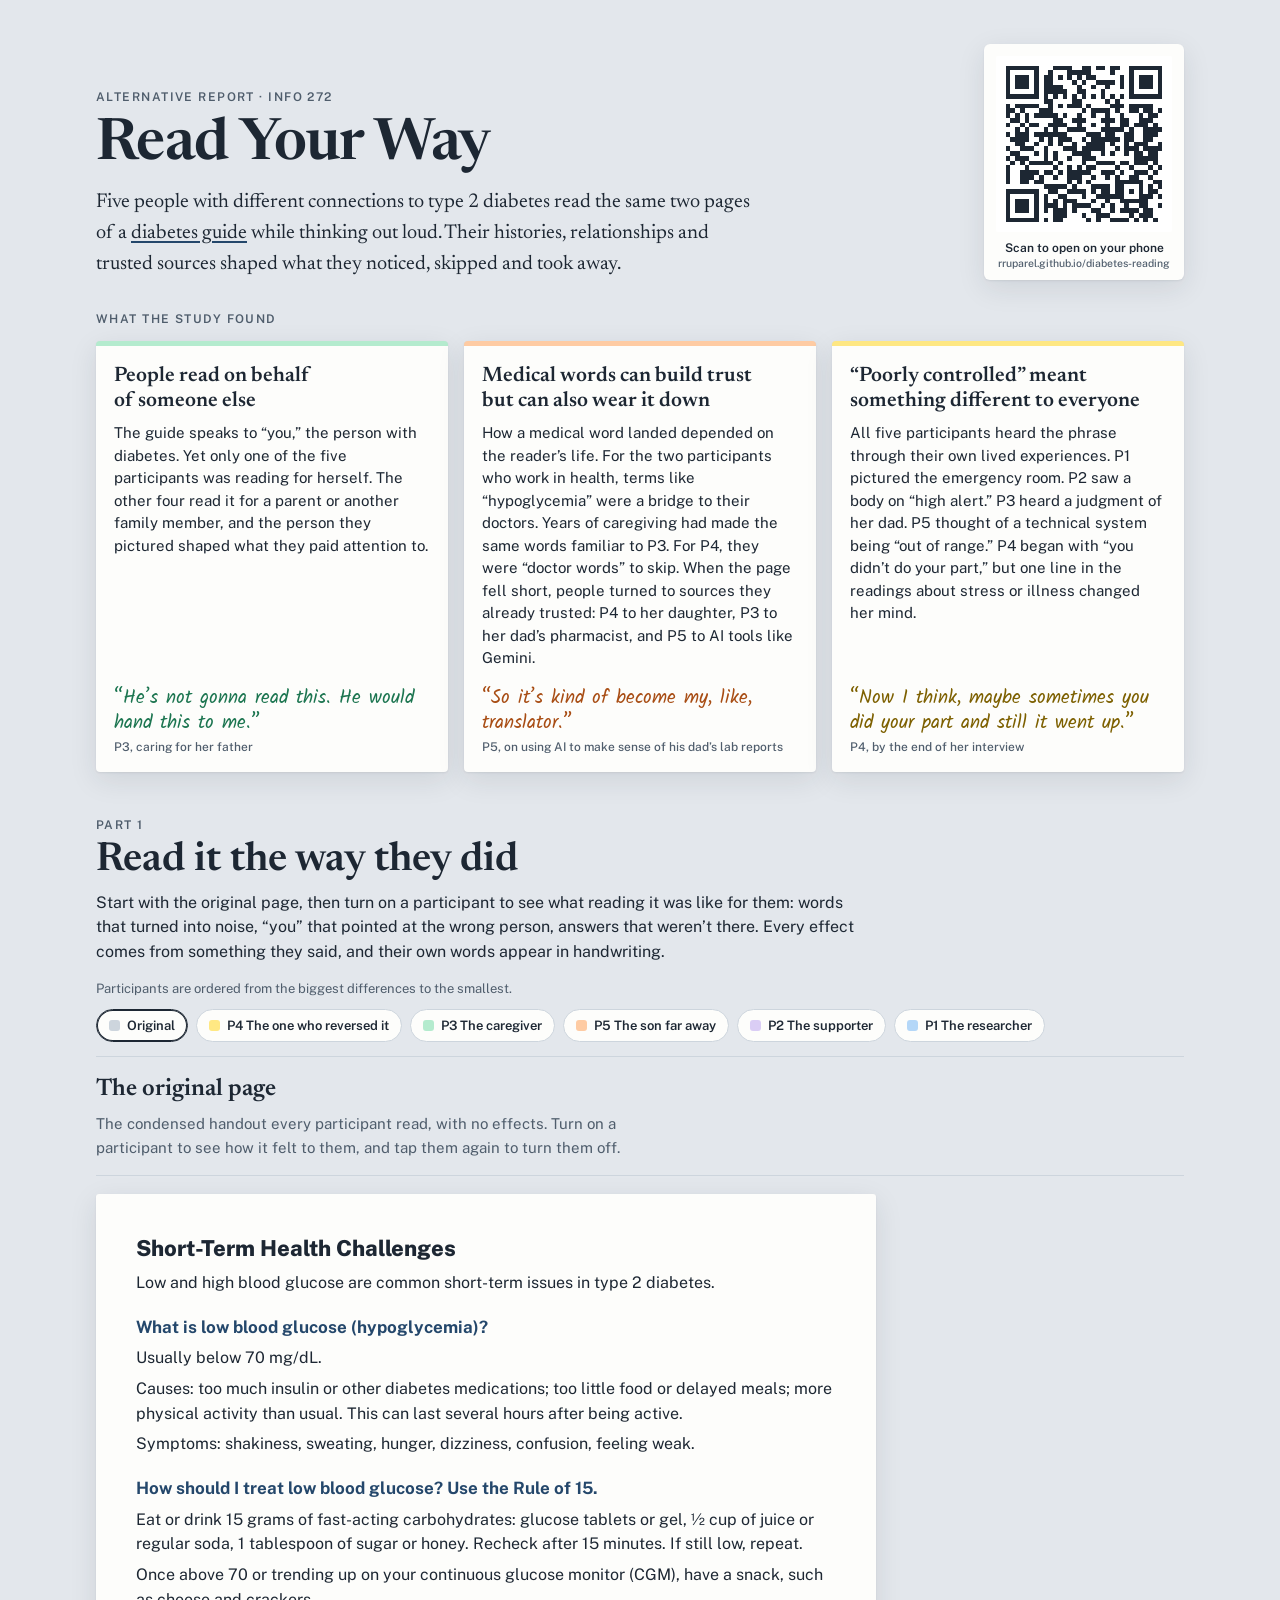
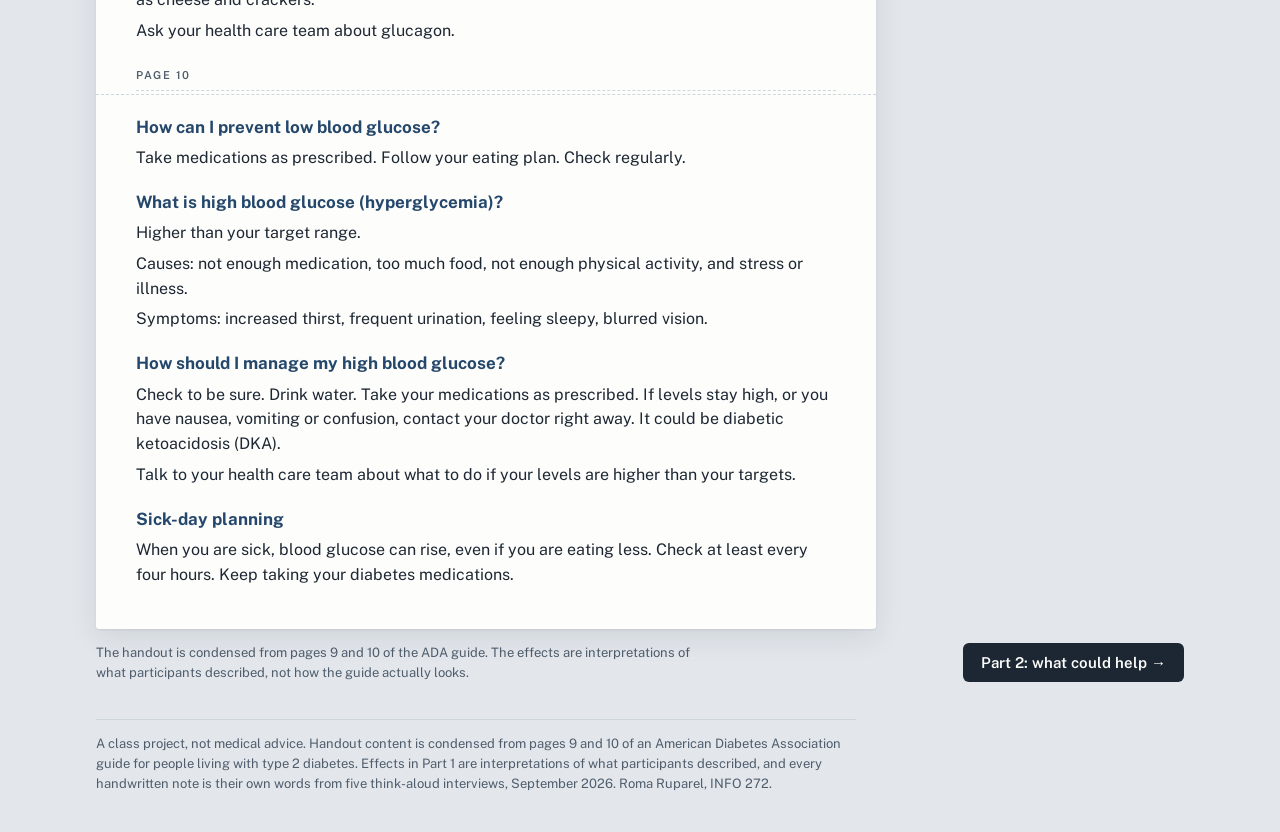
<file: diabetes-reading/read-five-ways.html>
<!doctype html>
<html lang="en">
<head>
<meta charset="utf-8">
<meta name="viewport" content="width=device-width, initial-scale=1">
<meta name="robots" content="noindex, nofollow">
<title>Read Your Way</title>
<meta http-equiv="refresh" content="0; url=index.html#experience">
<link rel="canonical" href="index.html">
</head>
<body style="font-family: system-ui, sans-serif; padding: 24px;">
<p>Read Five Ways is now part of Read Your Way. <a href="index.html#experience">Go to Read Your Way</a>.</p>
</body>
</html>
</file>
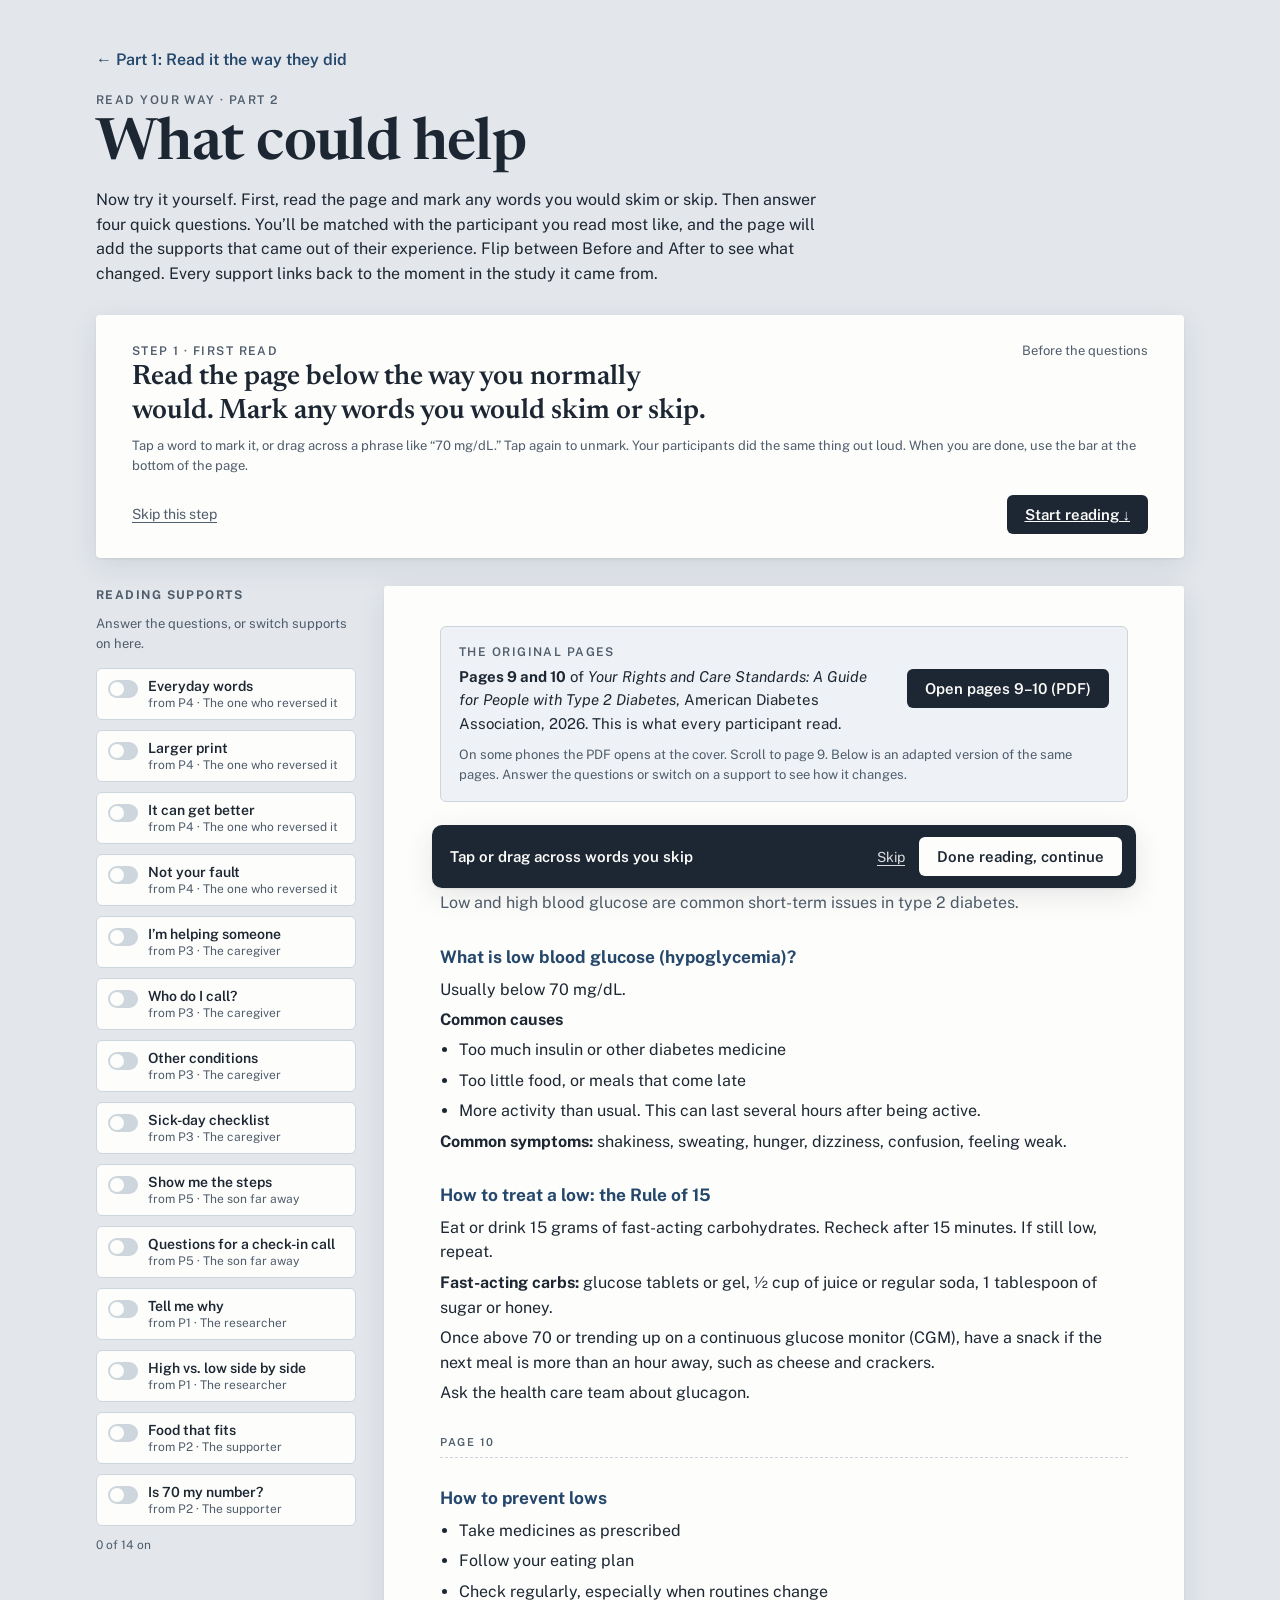
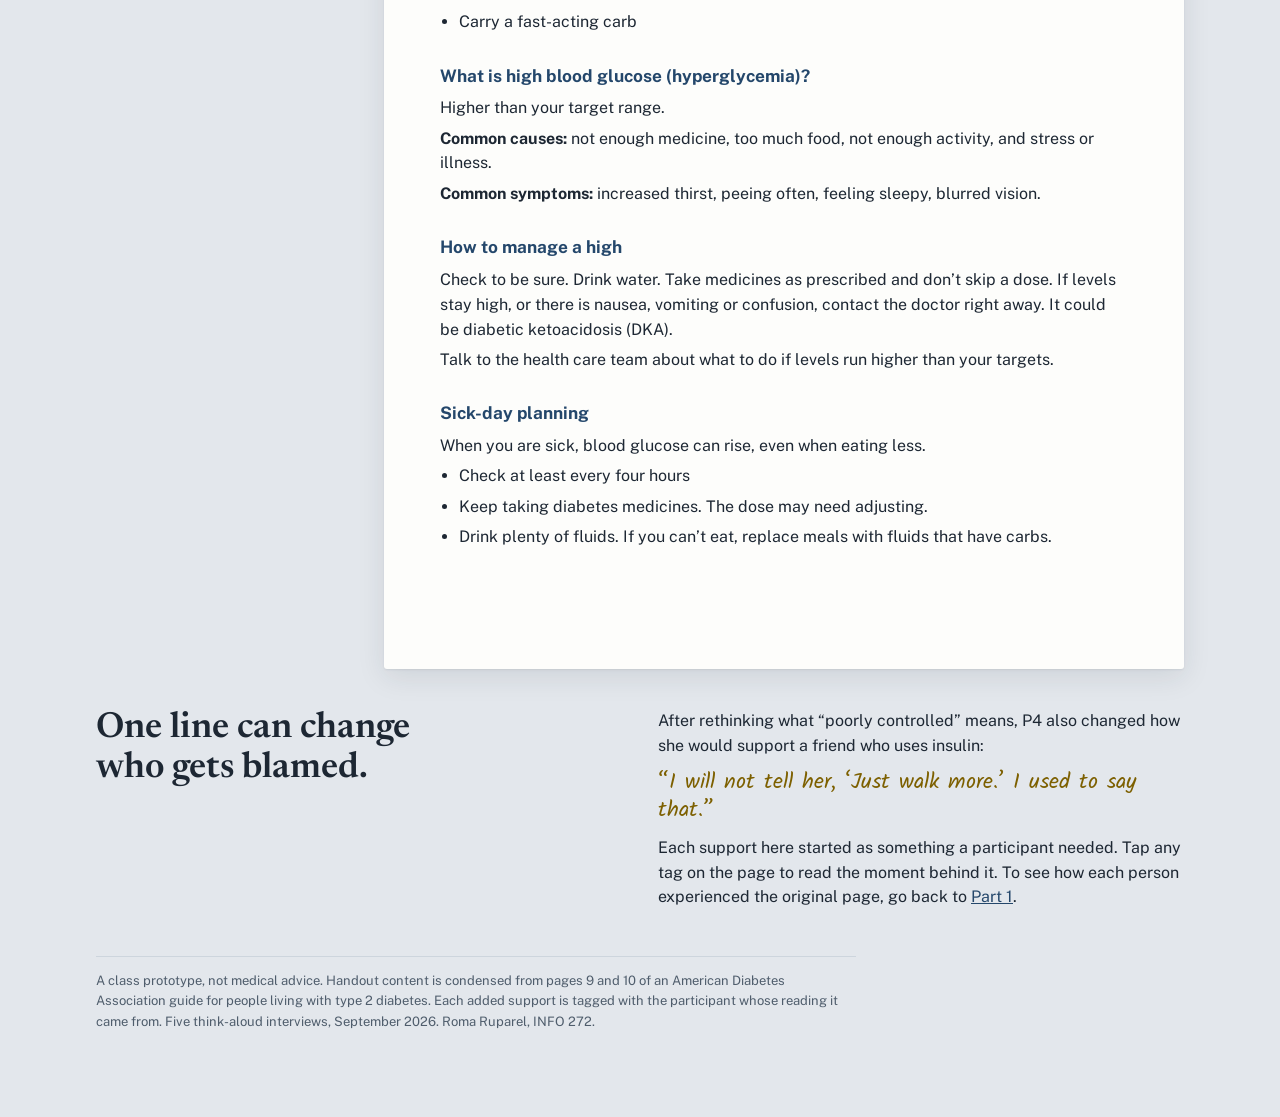
<file: diabetes-reading/what-could-help.html>
<!doctype html>
<html lang="en">
<head>
<meta charset="utf-8">
<meta name="viewport" content="width=device-width, initial-scale=1, viewport-fit=cover">
<meta name="robots" content="noindex, nofollow">
<style>:root{padding-top:env(safe-area-inset-top,0px);padding-bottom:env(safe-area-inset-bottom,0px)}body{margin:0;font:14px/1.4 system-ui,-apple-system,"Segoe UI",sans-serif}img{max-width:100%}[hidden]{display:none!important}</style>
<title>What Could Help</title>
<meta name="claude:viewport-fit-sides" content="cover">
<link rel="preconnect" href="https://fonts.googleapis.com">
<link rel="preconnect" href="https://fonts.gstatic.com" crossorigin>
<link rel="stylesheet" href="https://fonts.googleapis.com/css2?family=Newsreader:ital,opsz,wght@0,6..72,400;0,6..72,600;1,6..72,400&family=Public+Sans:wght@400;500;600;700;800&family=Kalam:wght@400;700&display=swap">
<style>
/* Layout: a reading app. A short matching quiz up top, then a supports rail beside one tuned handout sheet. Shares its look with Read Five Ways. */
:root {
  --desk: #e3e7ec; --paper: #fdfdfb; --ink: #1d2733; --ink-soft: #4f5d6c; --rule: #cdd5dd; --accent: #24476b; --wash: #eef2f6;
  --shadow: 0 1px 2px rgba(29,39,51,.08), 0 8px 28px rgba(29,39,51,.10);
  --warn: #8a3b12; --warn-bg: #fbeee5;
  --mark: rgba(255,222,80,.70);
  --p1-hi: rgba(120,184,245,.55); --p1-ink: #1d5fa8;
  --p2-hi: rgba(190,166,240,.55); --p2-ink: #5b3fa0;
  --p3-hi: rgba(120,220,170,.55); --p3-ink: #1c7550;
  --p4-hi: rgba(255,222,80,.70);  --p4-ink: #7d6000;
  --p5-hi: rgba(255,170,105,.60); --p5-ink: #a84d14;
  --f-display: "Newsreader", Georgia, "Times New Roman", serif;
  --f-ui: "Public Sans", "Helvetica Neue", Arial, sans-serif;
  --f-hand: "Kalam", "Comic Sans MS", "Bradley Hand", cursive;
  --scale: 1;
}
@media (prefers-color-scheme: dark) { :root:not([data-theme="light"]) {
  --desk: #14181d; --paper: #1e242b; --ink: #e4e9ee; --ink-soft: #9aa7b4; --rule: #36404b; --accent: #9cc3ea; --wash: #262d35;
  --shadow: 0 1px 2px rgba(0,0,0,.4), 0 8px 28px rgba(0,0,0,.35);
  --warn: #ffb28a; --warn-bg: #3a2519;
  --mark: rgba(240,205,60,.22);
  --p1-hi: rgba(90,160,235,.38); --p1-ink: #8fc2f7; --p2-hi: rgba(160,130,230,.40); --p2-ink: #c3b0f5;
  --p3-hi: rgba(80,200,145,.36); --p3-ink: #86e0b5; --p4-hi: rgba(240,205,60,.40); --p4-ink: #f2d66a;
  --p5-hi: rgba(245,150,80,.40); --p5-ink: #ffb784; color-scheme: dark; } }
:root[data-theme="dark"] {
  --desk: #14181d; --paper: #1e242b; --ink: #e4e9ee; --ink-soft: #9aa7b4; --rule: #36404b; --accent: #9cc3ea; --wash: #262d35;
  --shadow: 0 1px 2px rgba(0,0,0,.4), 0 8px 28px rgba(0,0,0,.35);
  --warn: #ffb28a; --warn-bg: #3a2519;
  --mark: rgba(240,205,60,.22);
  --p1-hi: rgba(90,160,235,.38); --p1-ink: #8fc2f7; --p2-hi: rgba(160,130,230,.40); --p2-ink: #c3b0f5;
  --p3-hi: rgba(80,200,145,.36); --p3-ink: #86e0b5; --p4-hi: rgba(240,205,60,.40); --p4-ink: #f2d66a;
  --p5-hi: rgba(245,150,80,.40); --p5-ink: #ffb784; color-scheme: dark; }

* { box-sizing: border-box; }
body { background: var(--desk); color: var(--ink); font-family: var(--f-ui); font-size: 16px; line-height: 1.55; }
.wrap { max-width: 1120px; margin: 0 auto; padding-block: 44px 72px; padding-left: max(16px, env(safe-area-inset-left, 0px)); padding-right: max(16px, env(safe-area-inset-right, 0px)); }
button { font-family: inherit; }
:focus-visible { outline: 3px solid var(--accent); outline-offset: 2px; }

.eyebrow { font-size: 12px; letter-spacing: .12em; text-transform: uppercase; color: var(--ink-soft); font-weight: 600; }
h1 { font-family: var(--f-display); font-weight: 600; font-size: clamp(38px, 5.6vw, 58px); line-height: 1.04; margin: 8px 0 12px; letter-spacing: -.01em; text-wrap: balance; }
.lede { font-family: var(--f-display); font-size: clamp(18px, 2.1vw, 20px); max-width: 660px; margin: 0; }

/* Quiz */
.quiz { margin-top: 28px; background: var(--paper); box-shadow: var(--shadow); border-radius: 4px; padding: 26px clamp(18px, 4vw, 36px) 24px; }
.qhead { display: flex; justify-content: space-between; align-items: baseline; gap: 12px; flex-wrap: wrap; }
.qcount { font-size: 13px; color: var(--ink-soft); font-variant-numeric: tabular-nums; }
.progress { display: flex; gap: 6px; margin: 10px 0 18px; }
.progress i { flex: 1; height: 4px; border-radius: 2px; background: var(--rule); }
.progress i.done { background: var(--ink); }
.q h2 { font-family: var(--f-display); font-weight: 600; font-size: clamp(22px, 2.8vw, 28px); margin: 0 0 14px; line-height: 1.2; text-wrap: balance; }
.opts { display: grid; grid-template-columns: repeat(auto-fit, minmax(220px, 1fr)); gap: 10px; }
.opt { text-align: left; border: 1.5px solid var(--rule); background: var(--paper); color: var(--ink); border-radius: 6px; padding: 12px 14px; cursor: pointer; font-size: 15px; font-weight: 500; line-height: 1.35; transition: border-color .15s, background .15s; }
.opt:hover { border-color: var(--ink-soft); }
.opt[aria-pressed="true"] { border-color: var(--ink); background: var(--wash); box-shadow: inset 0 0 0 1px var(--ink); }
.qnav { display: flex; justify-content: space-between; gap: 10px; flex-wrap: wrap; margin-top: 18px; align-items: center; }
.btn { font: 600 15px/1 var(--f-ui); background: var(--ink); color: var(--paper); border: 0; padding: 12px 18px; border-radius: 6px; cursor: pointer; }
.btn:disabled { opacity: .35; cursor: default; }
.btn.ghost { background: transparent; color: var(--ink); border: 1.5px solid var(--rule); }
.link { background: none; border: 0; color: var(--ink-soft); font-size: 14px; text-decoration: underline; text-underline-offset: 3px; cursor: pointer; padding: 6px 0; }
.sel { font: 500 15px var(--f-ui); padding: 10px 12px; border-radius: 6px; border: 1.5px solid var(--rule); background: var(--paper); color: var(--ink); }
.pickrow { display: flex; flex-wrap: wrap; gap: 8px; margin-top: 10px; }
.chip { font: 600 13px/1 var(--f-ui); border: 1.5px solid var(--rule); background: var(--paper); color: var(--ink); padding: 9px 12px; border-radius: 999px; cursor: pointer; display: inline-flex; gap: 7px; align-items: center; }
.chip .dot { width: 11px; height: 11px; border-radius: 3px; }

/* Match result */
.match { display: grid; grid-template-columns: minmax(0, 1.3fr) minmax(0, 1fr); gap: 18px 32px; align-items: start; }
.match .you { font-size: 13px; color: var(--ink-soft); font-weight: 600; letter-spacing: .06em; text-transform: uppercase; }
.match h2 { font-family: var(--f-display); font-size: clamp(26px, 3.4vw, 34px); font-weight: 600; margin: 4px 0 6px; line-height: 1.12; }
.match .why { color: var(--ink-soft); margin: 0 0 12px; font-size: 15px; }
.match .hand { font-family: var(--f-hand); font-size: 21px; line-height: 1.3; color: var(--r-ink); margin: 0; }
.match .hand small { display: block; font: 500 12px var(--f-ui); color: var(--ink-soft); margin-top: 4px; }
.others { margin-top: 6px; font-size: 13px; color: var(--ink-soft); }

/* Reader layout */
.reader { margin-top: 28px; display: grid; grid-template-columns: 260px minmax(0, 1fr); gap: 28px; align-items: start; }
.rail { position: sticky; top: calc(env(safe-area-inset-top, 0px) + 16px); display: flex; flex-direction: column; gap: 10px; }
.rail h3 { margin: 0; font-size: 12px; letter-spacing: .12em; text-transform: uppercase; color: var(--ink-soft); }
.rail p.hint { margin: 0 0 4px; font-size: 13px; color: var(--ink-soft); }
.sup { display: grid; grid-template-columns: auto minmax(0, 1fr); gap: 2px 10px; align-items: start; text-align: left; border: 1.5px solid var(--rule); background: var(--paper); border-radius: 6px; padding: 9px 11px; cursor: pointer; color: var(--ink); }
.sup .sw { grid-row: span 2; width: 30px; height: 18px; border-radius: 999px; background: var(--rule); position: relative; margin-top: 2px; transition: background .15s; }
.sup .sw::after { content: ""; position: absolute; top: 2px; left: 2px; width: 14px; height: 14px; border-radius: 50%; background: var(--paper); transition: transform .15s; }
.sup[aria-pressed="true"] .sw { background: var(--ink); }
.sup[aria-pressed="true"] .sw::after { transform: translateX(12px); }
.sup b { font-size: 14px; font-weight: 600; }
.sup span.from { font-size: 12px; color: var(--ink-soft); }
.railfoot { font-size: 12px; color: var(--ink-soft); }

.sheet { background: var(--paper); box-shadow: var(--shadow); border-radius: 3px; padding: 40px clamp(18px, 5vw, 56px) 44px; font-size: calc(16px * var(--scale)); min-width: 0; }
.sheet h2 { font-weight: 800; font-size: 1.4em; margin: 0 0 4px; letter-spacing: -.01em; }
.sheet h3 { font-weight: 700; font-size: 1.08em; color: var(--accent); margin: 1.6em 0 .4em; }
.sheet p, .sheet li { margin: .35em 0; }
.sheet ul { padding-left: 1.2em; margin: .3em 0; }
.sheet .sub { color: var(--ink-soft); margin: 0 0 .6em; }
.orig { display: grid; grid-template-columns: minmax(0, 1fr) auto; gap: 10px 20px; align-items: center; background: var(--wash); border: 1.5px solid var(--rule); border-radius: 6px; padding: 16px 18px; margin: 0 0 22px; font-size: 15px; }
.orig p { margin: 4px 0 0; }
.orig .eyebrow { display: block; }
.orig .btn { text-decoration: none; display: inline-block; white-space: nowrap; }
.orig-note { grid-column: 1 / -1; font-size: 13px; color: var(--ink-soft); margin: 0 !important; }
.adapted { font-size: 12px; color: var(--ink-soft); margin: 0 0 10px !important; letter-spacing: .02em; }
.adapted a { color: var(--accent); }
@media (max-width: 560px) { .orig { grid-template-columns: 1fr; } .orig .btn { text-align: center; } }
.markable { cursor: pointer; border-radius: 4px; margin-left: -6px !important; padding-left: 6px; transition: background .15s, color .15s; }
.markable:hover { background: var(--wash); }
.markable.marked { color: var(--ink-soft); text-decoration: line-through; text-decoration-color: var(--p4-ink); text-decoration-thickness: 1.5px; }
.mkb { all: unset; display: block; width: 100%; box-sizing: border-box; cursor: pointer; font: inherit; color: inherit; text-decoration: inherit; -webkit-tap-highlight-color: transparent; }
.mkb:focus-visible { outline: 3px solid var(--accent); outline-offset: 2px; border-radius: 2px; }
.markable.marked .mkb::after { content: "skipped"; display: inline-block; margin-left: 8px; font: 400 .95em var(--f-hand); color: var(--p4-ink); text-decoration: none; transform: rotate(-2deg); }
li.markable { list-style-position: outside; }
.markbar { position: sticky; bottom: calc(env(safe-area-inset-bottom, 0px) + 12px); margin: 28px -8px -16px; display: flex; flex-wrap: wrap; justify-content: space-between; align-items: center; gap: 10px 16px; background: var(--ink); color: var(--paper); border-radius: 10px; padding: 12px 14px 12px 18px; box-shadow: var(--shadow); font-size: 15px; font-weight: 600; z-index: 5; }
.markbar .btn { background: var(--paper); color: var(--ink); }
.markbar .link { color: var(--paper); opacity: .85; }
.mb-btns { display: flex; gap: 14px; align-items: center; }
@media (max-width: 560px) { .markbar .long { display: none; } .markbar { padding: 8px 8px 8px 14px; margin-inline: -4px; flex-wrap: nowrap; } .markbar .btn { padding: 10px 14px; } #markcount, .markbar .btn { white-space: nowrap; } }
.sheet.marking .w { cursor: pointer; border-radius: 3px; transition: background .12s; }
.sheet.marking .w:hover { background: var(--wash); box-shadow: 0 0 0 2px var(--wash); }
.w.marked { color: var(--ink-soft); text-decoration: line-through; text-decoration-color: var(--p4-ink); text-decoration-thickness: 2px; background: color-mix(in srgb, var(--p4-hi) 35%, transparent); border-radius: 2px; }
.sheet.marking { -webkit-user-select: text; user-select: text; }
.mkline:focus { position: static; width: auto; height: auto; margin: 4px 0 0; clip: auto; white-space: normal; display: inline-block; font: 600 12px var(--f-ui); background: var(--ink); color: var(--paper); border: 0; border-radius: 4px; padding: 4px 8px; }
.fixlist { display: flex; flex-direction: column; gap: 14px; }
.fx-h { font-weight: 800; font-size: 1.3em; margin: 0; }
.fx-sub { margin: 0 0 4px !important; color: var(--ink-soft); }
.fixcard { display: grid; grid-template-columns: minmax(0, 1fr) minmax(0, 1fr); gap: 0; border: 1.5px solid var(--rule); border-radius: 8px; overflow: hidden; }
.fixcard .fc-col { padding: 14px 16px; min-width: 0; }
.fixcard .fc-col + .fc-col { border-left: 1.5px solid var(--rule); background: var(--wash); }
.fixcard.none .fc-col + .fc-col { background: var(--paper); }
.fc-lbl { display: block; font: 700 11px/1.3 var(--f-ui); letter-spacing: .1em; text-transform: uppercase; color: var(--ink-soft); margin-bottom: 6px; }
.fc-orig { margin: 0 !important; }
.fc-orig .w.marked { color: var(--ink-soft); }
.fc-fixed .fx-line { margin: 0 0 6px !important; }
.fc-fixed .add { margin: 8px 0 0; background: var(--paper); }
.fc-fixed .flow { margin: 4px 0 0; }
.fc-none { margin: 0 0 10px !important; color: var(--ink-soft); font-size: .95em; }
.fc-on { font-size: 14px; padding: 9px 14px; }
.fc-fixed .term, .fc-fixed .chg, .fc-fixed mark.hi { background: var(--mark); color: var(--ink); border-radius: 2px; box-shadow: 0 0 0 2px var(--mark); }
.fc-q { font-family: var(--f-hand); font-size: 1.1em; color: var(--p4-ink); margin: 0 !important; }
.fc-q small { display: block; font: 500 12px var(--f-ui); color: var(--ink-soft); margin-top: 2px; }
.fc-from { display: block; margin-top: 6px; font-size: 12px; color: var(--ink-soft); }
@media (max-width: 640px) { .fixcard { grid-template-columns: 1fr; } .fixcard .fc-col + .fc-col { border-left: 0; border-top: 1.5px solid var(--rule); } }
.dsum { flex-basis: 100%; margin: 0 !important; font-size: 14px; color: var(--ink); font-weight: 600; }
.dsum:empty { display: none; }
.delta { margin: .3em 0 .8em; padding: 8px 12px; border: 1.5px dashed var(--accent); border-radius: 6px; font-size: .9em; line-height: 1.45; background: var(--paper); }
.delta.none { border-color: var(--rule); color: var(--ink-soft); }
.delta .dlbl { display: inline-block; min-width: 82px; font: 700 11px/1.4 var(--f-ui); letter-spacing: .08em; text-transform: uppercase; color: var(--ink-soft); }
.markable.static { cursor: default; margin-left: 0 !important; padding-left: 0; }
.markable.static:hover { background: none; }
.markable.static::after { content: "skipped"; display: inline-block; margin-left: 8px; font: 400 .95em var(--f-hand); color: var(--p4-ink); text-decoration: none; transform: rotate(-2deg); }
.mirror { font-family: var(--f-hand); font-size: 19px; line-height: 1.3; color: var(--r-ink); margin: 0 0 12px; }
.cmpbar { display: flex; flex-wrap: wrap; gap: 10px 18px; align-items: center; margin: -8px 0 22px; padding-bottom: 14px; border-bottom: 1px solid var(--rule); }
.seg { display: inline-flex; border: 1.5px solid var(--ink); border-radius: 999px; overflow: hidden; }
.seg button { font: 600 14px/1 var(--f-ui); background: var(--paper); color: var(--ink); border: 0; padding: 9px 16px; cursor: pointer; }
.seg button[aria-pressed="true"] { background: var(--ink); color: var(--paper); }
.hltog { display: inline-flex; gap: 8px; align-items: center; font-size: 14px; font-weight: 600; cursor: pointer; }
.hltog input { width: 18px; height: 18px; accent-color: var(--ink); }
.sheet.hl .add, .sheet.hl .flow, .sheet.hl details.why, .sheet.hl .cap { outline: 2.5px dashed var(--ci, var(--accent)); outline-offset: 4px; border-radius: 4px; }
.sheet.hl .flow { --ci: var(--p5-ink); }
.sheet { position: relative; }
.sheet.annotated { padding-right: 270px; }
.annot { position: absolute; right: 18px; width: 232px; font-size: 13px; line-height: 1.4; background: var(--paper); border: 1.5px solid var(--rule); border-left: 4px solid var(--ah); border-radius: 6px; padding: 8px 10px; display: flex; flex-direction: column; gap: 4px; z-index: 2; }
.annot.inline { position: static; width: auto; margin: 4px 0 10px; }
.annot .a-what { font-weight: 600; color: var(--ink); }
.annot .a-why { color: var(--ink-soft); }
.annot .a-why b { color: var(--ink); font-weight: 700; }
.annot .a-tag { font: 700 11px/1.3 var(--f-ui); letter-spacing: .06em; text-transform: uppercase; color: var(--ai); }
.sheet.hl .term, .sheet.hl .chg, .sheet.hl mark.hi { background: var(--mark); color: var(--ink); border-radius: 2px; box-shadow: 0 0 0 2px var(--mark); }
.sheet.hl h3 .term { color: var(--ink); }
.sr-only { position: absolute; width: 1px; height: 1px; padding: 0; margin: -1px; overflow: hidden; clip: rect(0 0 0 0); white-space: nowrap; border: 0; }
.skip { position: absolute; left: 16px; top: -60px; z-index: 10; background: var(--ink); color: var(--paper); padding: 10px 14px; border-radius: 6px; font-weight: 600; text-decoration: none; }
.skip:focus { top: calc(env(safe-area-inset-top, 0px) + 12px); }
:focus-visible { outline: 3px solid var(--accent); outline-offset: 2px; }
.pg { font-size: 11px; letter-spacing: .14em; text-transform: uppercase; color: var(--ink-soft); font-weight: 600; border-bottom: 1px dashed var(--rule); padding: 22px 0 6px; margin-bottom: 4px; }

.term { border: 0; background: none; color: inherit; font: inherit; padding: 0; cursor: help; border-bottom: 1.5px dotted var(--ink-soft); }
.term .med { font: 600 .72em var(--f-ui); color: var(--ink-soft); margin-left: 4px; letter-spacing: .02em; }
.term[aria-expanded="false"] .med { display: none; }

.add { position: relative; margin: .7em 0; padding: 10px 14px 10px 16px; border-radius: 4px; background: var(--wash); border-left: 4px solid var(--c, var(--accent)); font-size: .95em; }
.tag { display: inline-flex; gap: 6px; align-items: center; font: 600 12px/1.2 var(--f-ui); letter-spacing: .06em; color: var(--ci, var(--ink-soft)); margin-bottom: 4px; text-transform: uppercase; background: none; border: 0; padding: 3px 0; cursor: pointer; text-align: left; }
button.tag:hover { text-decoration: underline; text-underline-offset: 3px; }
.tag .car { display: inline-block; font-size: 0; }
.tag .car::before { content: "\25B8"; font-size: 11px; }
.tag[aria-expanded="true"] .car::before { content: "\25BE"; }
button, .opt, .chip, .sup, .term { -webkit-tap-highlight-color: transparent; touch-action: manipulation; }
.tag.static { cursor: default; }
.srcq { font-family: var(--f-hand); font-size: 1.12em; line-height: 1.3; color: var(--ci); margin: 2px 0 8px !important; }
.srcq small { display: block; font: 500 12px var(--f-ui); color: var(--ink-soft); margin-top: 2px; }
.cap { margin: -2px 0 6px; }
details.why .tag { display: flex; margin-top: 6px; }
.premise { margin-top: 22px; display: grid; grid-template-columns: repeat(3, minmax(0, 1fr)); gap: 14px; max-width: 900px; }
.premise div { border-top: 2px solid var(--ink); padding-top: 8px; font-size: 15px; line-height: 1.4; }
.premise b { display: block; font-size: 11px; letter-spacing: .12em; text-transform: uppercase; color: var(--ink-soft); margin-bottom: 4px; }
.intro { display: grid; grid-template-columns: minmax(0, 1fr) auto; gap: 24px 40px; align-items: end; }
.intro-text { min-width: 0; }
.srcl { color: inherit; text-decoration: underline; text-decoration-color: var(--accent); text-decoration-thickness: 1.5px; text-underline-offset: 3px; }
.srcl:hover { color: var(--accent); }
.qr { margin: 0; background: var(--paper); box-shadow: var(--shadow); border-radius: 6px; padding: 12px 12px 10px; width: 200px; text-align: center; }
.qr svg { display: block; width: 100%; height: auto; border-radius: 2px; }
.qr figcaption { font-size: 12px; font-weight: 600; color: var(--ink); margin-top: 8px; line-height: 1.35; }
.qr figcaption span { display: block; font-weight: 500; color: var(--ink-soft); font-size: 10.5px; white-space: nowrap; }
.findings { margin-top: 30px; }
.findings > h2 { margin: 0 0 12px; }
.find-grid { display: grid; grid-template-columns: repeat(3, minmax(0, 1fr)); gap: 16px; }
.find { background: var(--paper); box-shadow: var(--shadow); border-radius: 4px; border-top: 5px solid var(--c); padding: 18px 18px 16px; display: flex; flex-direction: column; gap: 8px; min-width: 0; }
.find h3 { font-family: var(--f-display); font-weight: 600; font-size: 21px; line-height: 1.2; margin: 0; text-wrap: balance; }
.find p { margin: 0; font-size: 15px; line-height: 1.5; }
.find blockquote { margin: auto 0 0; padding-top: 8px; font-family: var(--f-hand); font-size: 19px; line-height: 1.3; color: var(--ci); }
.find cite { display: block; font: 500 12px/1.4 var(--f-ui); font-style: normal; color: var(--ink-soft); margin-top: 4px; }
.try { margin-top: 34px; max-width: 720px; }
.try h2 { font-family: var(--f-display); font-weight: 600; font-size: clamp(24px, 3vw, 30px); margin: 0 0 6px; line-height: 1.15; }
.try p { margin: 0; font-size: 16px; }
.closing { margin-top: 40px; display: grid; grid-template-columns: minmax(0, 1fr) minmax(0, 1fr); gap: 20px 36px; align-items: start; }
.closing h2 { font-family: var(--f-display); font-weight: 600; font-size: clamp(26px, 3.4vw, 36px); line-height: 1.12; margin: 0; text-wrap: balance; }
.closing p { margin: 0 0 10px; }
.closing .hand { font-family: var(--f-hand); font-size: 22px; line-height: 1.3; color: var(--p4-ink); }
.closing a { color: var(--accent); }
.add.warn { background: var(--warn-bg); }
.add p { margin: .2em 0; }
mark.hi { background: linear-gradient(transparent 12%, var(--c) 12%, var(--c) 90%, transparent 90%); color: inherit; padding: 0 2px; }

details.why { margin: .5em 0; }
details.why summary { cursor: pointer; font-weight: 600; font-size: .92em; color: var(--ci); }
details.why p { margin: .4em 0 .2em; font-size: .95em; }

.flow { display: flex; flex-wrap: wrap; align-items: stretch; gap: 8px; margin: .6em 0; }
.flow .box { flex: 1 1 130px; background: var(--paper); border: 1.5px solid var(--ink); border-radius: 6px; padding: 9px 11px; font-size: .92em; line-height: 1.35; min-width: 0; }
.flow .box b { display: block; font-size: .78em; letter-spacing: .08em; text-transform: uppercase; color: var(--ink-soft); }
.flow .box.alert { border-color: var(--warn); }
.flow .arr { align-self: center; color: var(--ink-soft); font-weight: 700; }

.tablewrap { overflow-x: auto; margin: .6em 0; }
table.cmp { border-collapse: collapse; width: 100%; min-width: 440px; font-size: .92em; }
table.cmp th, table.cmp td { text-align: left; padding: 8px 10px; border-bottom: 1px solid var(--rule); vertical-align: top; }
table.cmp th { font-size: .8em; letter-spacing: .06em; text-transform: uppercase; color: var(--ink-soft); }
table.cmp td:first-child { font-weight: 600; width: 22%; }

.team { display: grid; gap: 8px; margin-top: 6px; }
.team label { display: grid; grid-template-columns: minmax(0, 1fr) minmax(0, 1fr); gap: 10px; align-items: center; font-size: .92em; }
.team input { font: inherit; font-size: .95em; padding: 8px 10px; border-radius: 5px; border: 1.5px solid var(--rule); background: var(--paper); color: var(--ink); min-width: 0; }
.checks { list-style: none; padding: 0 !important; }
.checks label { display: flex; gap: 10px; align-items: flex-start; cursor: pointer; }
.checks input { margin-top: .3em; width: 18px; height: 18px; accent-color: var(--ink); flex: none; }
.copyrow { display: flex; gap: 10px; align-items: center; margin-top: 8px; flex-wrap: wrap; }
.copied { font-size: 13px; color: var(--ink-soft); }

.foot { margin-top: 36px; font-size: 13px; color: var(--ink-soft); max-width: 760px; border-top: 1px solid var(--rule); padding-top: 14px; }

@media (max-width: 860px) {
  .reader { grid-template-columns: minmax(0, 1fr); }
  .rail { position: static; display: grid; grid-template-columns: repeat(auto-fill, minmax(200px, 1fr)); }
  .rail h3, .rail p.hint, .railfoot { grid-column: 1 / -1; }
  .match { grid-template-columns: 1fr; }
  .find-grid, .closing { grid-template-columns: 1fr; }
  .intro { grid-template-columns: 1fr; }
  .qr { display: none; }
  .team label { grid-template-columns: 1fr; gap: 4px; }
}
@media (max-width: 560px) {
  .flow { flex-direction: column; }
  .flow .box { flex: 0 0 auto; }
  .flow .arr { transform: rotate(90deg); line-height: 1; }
  .opts { grid-template-columns: 1fr; }
}
@media (prefers-reduced-motion: reduce) { *, *::before, *::after { transition: none !important; } }
/* ---------- Part 1: read it the way they did ---------- */
.part-head { margin-top: 44px; max-width: 760px; }
.part-head .eyebrow { display: block; }
.part-head h2 { font-family: var(--f-display); font-weight: 600; font-size: clamp(28px, 3.8vw, 40px); margin: 4px 0 8px; line-height: 1.1; text-wrap: balance; }
.part-head p { margin: 0; font-size: 16px; }
.xpick { display: flex; flex-wrap: wrap; gap: 8px; margin: 18px 0 14px; }
.xpick .chip .dot { background: var(--rule); }
.xhint { margin: 14px 0 -8px; font-size: 13px; color: var(--ink-soft); }
.xshows { display: flex; flex-wrap: wrap; gap: 6px; }
.xshows a { font-size: 13px; font-weight: 600; color: var(--ink); text-decoration: none; border: 1.5px solid var(--x-ink); border-radius: 999px; padding: 3px 10px; }
.xshows a:hover { background: var(--x-hi); }
.find:target { outline: 3px solid var(--ci); outline-offset: 3px; }
.xtip { position: fixed; z-index: 60; max-width: 260px; background: var(--ink); color: var(--paper); font: 600 13px/1.35 var(--f-ui); padding: 6px 10px; border-radius: 6px; pointer-events: none; box-shadow: var(--shadow); }
#xsheet [data-tip] { cursor: help; }
mark.xhl { background: var(--x-hi); color: inherit; padding: 0 2px; border-radius: 2px; -webkit-box-decoration-break: clone; box-decoration-break: clone; }
.xlegend { display: flex; flex-wrap: wrap; gap: 6px 20px; margin: -6px 0 16px; font-size: 13px; color: var(--ink); }
.xlegend > span { display: inline-flex; align-items: center; gap: 7px; }
.xsw { display: inline-block; width: 24px; height: 12px; border-radius: 2px; }
.xsw-hi { background: var(--x-hi); }
.xsw-skim { background: var(--ink); opacity: .25; }
.xsw-fx { border-bottom: 2px dashed var(--x-ink); height: 8px; background: repeating-linear-gradient(90deg, var(--x-hi) 0 4px, transparent 4px 7px); }
.xsw-hand { font-family: var(--f-hand); font-size: 16px; color: var(--x-ink); line-height: 1; }
.xpick .chip[aria-pressed="true"] { border-color: var(--ink); box-shadow: inset 0 0 0 1px var(--ink); }
.xcard { display: grid; grid-template-columns: minmax(0, 1.2fr) minmax(0, 1fr); gap: 10px 28px; padding: 14px 0 16px; border-top: 1px solid var(--rule); border-bottom: 1px solid var(--rule); margin-bottom: 18px; }
.xcard h3 { font-family: var(--f-display); font-size: 24px; font-weight: 600; margin: 0 0 4px; }
.xcard p { margin: 0; font-size: 15px; color: var(--ink-soft); }
.xcard .lbl { font-size: 11px; letter-spacing: .12em; text-transform: uppercase; font-weight: 700; color: var(--ink-soft); margin-top: 8px; }
.xcard .val { color: var(--ink); }
.xcard .hand { font-family: var(--f-hand); font-size: 21px; line-height: 1.3; color: var(--x-ink); }
.xsheet { position: relative; display: grid; grid-template-columns: minmax(0, 1fr) 280px; column-gap: 28px; padding-block: 34px 38px; font-size: 16px; }
.xsheet::before { content: ""; position: absolute; inset: 0 auto 0 0; width: calc(100% - 308px); background: var(--paper); box-shadow: var(--shadow); border-radius: 3px; z-index: 0; transition: filter 1.6s ease, transform 1.6s ease; }
.xln, .xnote { position: relative; z-index: 1; }
.xln { grid-column: 1; align-self: start; padding: 3px 40px; transition: filter 1.6s ease, opacity .4s ease, font-size .6s ease; }
.xnote { grid-column: 2; padding: 3px 0; }
.xnote p { font-family: var(--f-hand); color: var(--x-ink); font-size: 18px; line-height: 1.28; margin: 0 0 8px; }
.xshift { grid-column: 1; position: relative; z-index: 1; margin: 6px 40px 10px; padding: 12px 14px; border-left: 4px solid var(--x-ink); background: color-mix(in srgb, var(--x-hi) 35%, var(--paper)); border-radius: 0 6px 6px 0; }
.xshift > .lab { display: block; font: 700 11px/1.3 var(--f-ui); letter-spacing: .1em; text-transform: uppercase; color: var(--x-ink); margin-bottom: 6px; }
.xs-row { display: grid; grid-template-columns: 1fr 1fr; gap: 14px; }
.xs-row .lab { display: block; font: 700 11px/1.3 var(--f-ui); letter-spacing: .08em; text-transform: uppercase; color: var(--ink-soft); }
.xs-row p { font-family: var(--f-hand); font-size: 18px; line-height: 1.3; color: var(--x-ink); margin: 2px 0 0; }
.xs-row p.q::before { content: "\201C"; } .xs-row p.q::after { content: "\201D"; }
@media (max-width: 860px) { .xshift { margin-inline: 20px; } .xs-row { grid-template-columns: 1fr; } }
.xsheet.floatnotes .xnote { position: absolute; right: 0; width: 280px; grid-column: auto; }
.xsheet.floatnotes .xnote:empty { display: none; }
.xnote p.q::before { content: "\201C"; } .xnote p.q::after { content: "\201D"; }
.xnote .lab { display: block; font: 700 11px/1.3 var(--f-ui); letter-spacing: .1em; text-transform: uppercase; color: var(--ink-soft); margin: 6px 0 2px; }
.xnote .shift { border-left: 3px solid var(--x-hi); padding-left: 10px; margin-top: 4px; }
.xln.h { font-weight: 700; font-size: 17px; margin-top: 12px; color: var(--accent); }
.xln.h1 { font-weight: 800; font-size: 22px; color: var(--ink); margin-top: 0; }
.xln.pg { font-size: 11px; letter-spacing: .14em; text-transform: uppercase; color: var(--ink-soft); padding-top: 20px; font-weight: 600; }
.xln.pg::after { content: ""; display: block; border-bottom: 1px dashed var(--rule); margin-top: 6px; }
.xln.out { opacity: .35; }
.xln.skim { opacity: .55; }
.xln.tiny { font-size: 11.5px; line-height: 1.4; letter-spacing: -.01em; margin-bottom: 8px; }
.xln.tiny::before { content: "Small print, the way P4 described it"; display: block; margin-bottom: 3px; font: 700 11px/1.3 var(--f-ui); letter-spacing: .08em; text-transform: uppercase; color: var(--x-ink); }
.xln.tiny > .t { display: block; border-left: 3px dashed var(--x-ink); padding-left: 8px; }
.xln.glaze { filter: blur(2.2px); opacity: .7; }
.xln.hl > .t { background: linear-gradient(transparent 12%, var(--x-hi) 12%, var(--x-hi) 90%, transparent 90%); -webkit-box-decoration-break: clone; box-decoration-break: clone; }
.fx { display: inline; border-radius: 2px; }
.fx-scramble { font-variant-ligatures: none; text-decoration: underline wavy var(--x-ink); text-decoration-thickness: 1.5px; text-underline-offset: 3px; }
.fx-glyph { font-weight: 700; letter-spacing: .04em; color: var(--x-ink); }
.fx-cycle { display: inline-block; min-width: 2.2em; text-align: center; font-weight: 700; color: var(--x-ink); border-bottom: 2px dashed var(--x-ink); }
.fx-team { font-weight: 700; color: var(--x-ink); border-bottom: 2px dashed var(--x-ink); }
.fx-pulse { animation: xpulse 1.6s ease-in-out infinite; padding: 0 2px; }
@keyframes xpulse { 0%, 100% { background: transparent; } 50% { background: var(--x-hi); } }
.fx-conflict { text-decoration: line-through; text-decoration-color: var(--warn); text-decoration-thickness: 2px; }
.fx-conflict + .aside, .fx-tag { display: inline-block; margin-left: 4px; font: 400 15px/1 var(--f-hand); color: var(--x-ink); transform: rotate(-2deg); }
.fx-mark { background: var(--x-hi); padding: 0 2px; }
.fx-fade { opacity: .35; }
.fx-blank { filter: blur(3px); }
.fx-academic { text-decoration: underline dotted var(--x-ink); text-decoration-thickness: 2px; text-underline-offset: 3px; }
.kgap { grid-column: 1; position: relative; z-index: 1; margin: 6px 40px; padding: 10px 12px; border: 2px dashed var(--x-ink); border-radius: 6px; color: var(--ink-soft); font-size: 14px; }
.kgap b { color: var(--x-ink); }
.xsheet.photo::before { filter: blur(0); }
.xsheet.photo.dim::before { transform: rotate(-.6deg); }
.xsheet.photo.dim .xln { filter: blur(5px); }
.photocap { grid-column: 1 / -1; position: relative; z-index: 1; margin: 0 40px 10px; font-size: 13px; color: var(--ink-soft); }
.photocap span { font-family: var(--f-hand); font-size: 17px; color: var(--x-ink); }
.xfoot { display: flex; flex-wrap: wrap; gap: 10px 18px; align-items: center; justify-content: space-between; margin-top: 14px; }
.xfoot p { margin: 0; font-size: 13px; color: var(--ink-soft); max-width: 620px; }
.xfoot .btn { text-decoration: none; }
.xnote.linkable { cursor: pointer; border-radius: 6px; transition: background .15s; }
@media (min-width: 861px) { .xnote.linkable { padding: 4px 8px; margin-left: -8px; } }
.xnote.linkable:hover, .xnote.linked { background: color-mix(in srgb, var(--x-hi) 30%, transparent); }
.xnote.linkable:focus-visible { outline: 3px solid var(--accent); outline-offset: 2px; }
.xln.linked { outline: 2.5px solid var(--x-ink); outline-offset: 3px; border-radius: 4px; filter: none !important; opacity: 1 !important; }
.xln.linked > .t { background: var(--x-hi); box-shadow: 0 0 0 3px var(--x-hi); -webkit-box-decoration-break: clone; box-decoration-break: clone; }
.kgap.linked { background: color-mix(in srgb, var(--x-hi) 40%, transparent); }
.part3-head { margin-top: 64px; }
@media (max-width: 860px) {
  .xsheet { grid-template-columns: minmax(0, 1fr); }
  .xsheet::before { width: 100%; }
  .xln { padding: 3px 20px; }
  .xnote { grid-column: 1; padding: 0 20px 4px 34px; }
  .xnote:empty { display: none; }
  .kgap, .photocap { margin-inline: 20px; }
  .xcard { grid-template-columns: 1fr; }
}
@media (prefers-reduced-motion: reduce) { .fx-pulse { animation: none; background: var(--x-hi); } .xsheet.photo.dim .xln { filter: none; } }
.p2head { padding-top: 4px; }
.backlink { display: inline-block; margin-bottom: 18px; color: var(--accent); font-weight: 600; text-decoration: none; }
.backlink:hover { text-decoration: underline; }
.p2head h1 { margin-top: 6px; }
.try { margin-top: 10px; }
</style>

</head>
<body>
<a class="skip" href="#sheet">Skip to the reading</a>
<main class="wrap" id="top">
  <header class="p2head">
    <a class="backlink" href="index.html#experience">← Part 1: Read it the way they did</a>
    <div class="eyebrow">Read Your Way · Part 2</div>
    <h1>What could help</h1>
  </header>

  <div class="try" id="part3">
    <p>Now try it yourself. First, read the page and mark any words you would skim or skip. Then answer four quick questions. You’ll be matched with the participant you read most like, and the page will add the supports that came out of their experience. Flip between Before and After to see what changed. Every support links back to the moment in the study it came from.</p>
  </div>


  <section class="quiz" id="quiz" aria-label="Match me to a reader"></section>

  <section class="reader">
    <aside class="rail" id="rail" aria-label="Reading supports"></aside>
    <article class="sheet" id="sheet" aria-label="The handout" tabindex="-1"></article>
  </section>

  <section class="closing" id="closing" aria-live="polite">
    <h2 id="close-h">One line can change who gets blamed.</h2>
    <div>
      <p id="close-lead">After rethinking what “poorly controlled” means, P4 also changed how she would support a friend who uses insulin:</p>
      <p class="hand" id="close-q">“I will not tell her, ‘Just walk more.’ I used to say that.”</p>
      <p>Each support here started as something a participant needed. Tap any tag on the page to read the moment behind it. To see how each person experienced the original page, go back to <a href="index.html#experience">Part 1</a>.</p>
    </div>
  </section>

  <p class="foot">A class prototype, not medical advice. Handout content is condensed from pages 9 and 10 of an American Diabetes Association guide for people living with type 2 diabetes. Each added support is tagged with the participant whose reading it came from. Five think-aloud interviews, September 2026. Roma Ruparel, INFO 272.</p>
</main>

<script>
/* ---------- Readers and supports ---------- */
const R = {
  p1: { pn: 'P1', name: 'The researcher', q: 'I can’t list all of the symptoms and the different effects of each one.', why: 'You want the reasons behind the advice.', sup: ['why', 'compare'] },
  p2: { pn: 'P2', name: 'The supporter', q: 'I feel like I am equipped with language that then I can be a part of, like, solution making', why: 'You support someone from nearby and want the page to fit real life.', sup: ['food', 'target', 'conditions'] },
  p3: { pn: 'P3', name: 'The caregiver', q: 'He’s not gonna read this. He would hand this to me.', why: 'You do the day-to-day work of caring for someone.', sup: ['voice', 'team', 'conditions', 'checklist', 'compare'] },
  p4: { pn: 'P4', name: 'The one who reversed it', q: 'Maybe the number goes away. But the fear stays.', why: 'You read for yourself and want plain words you can act on.', sup: ['plain', 'big', 'hope', 'noblame', 'food'] },
  p5: { pn: 'P5', name: 'The son far away', q: 'I can’t do much about his kidneys from here. But I can maybe help set up something so we know sooner.', why: 'You help from a distance and want clear steps.', sup: ['voice', 'steps', 'askcall'] },
};
const SUPPORTS = [
  { k: 'plain', label: 'Everyday words', from: 'p4', q: 'These doctor words, I don’t understand them. And I can’t even say them. So I just go past.' },
  { k: 'big', label: 'Larger print', from: 'p4', q: 'And the print should be bigger. For older people.' },
  { k: 'hope', label: 'It can get better', from: 'p4', q: 'They should tell people that it can go away. Like me.' },
  { k: 'noblame', label: 'Not your fault', from: 'p4', q: 'Now I think, maybe sometimes you did your part and still it went up.' },
  { k: 'voice', label: 'I’m helping someone', from: 'p3', q: 'He’s not gonna read this. He would hand this to me.' },
  { k: 'team', label: 'Who do I call?', from: 'p3', q: '“Talk to your health care team” assumes you have one team. And he has five people. So who do I call?' },
  { k: 'conditions', label: 'Other conditions', from: 'p3', q: 'The diabetes side said juice, and then the kidney side said watch the juice.' },
  { k: 'checklist', label: 'Sick-day checklist', from: 'p3', q: 'I need to actually ask about a sick day plan at his next appointment. Because we don’t have one.' },
  { k: 'steps', label: 'Show me the steps', from: 'p5', q: 'Like a flowchart. Honestly, this whole thing could be a flowchart.' },
  { k: 'askcall', label: 'Questions for a check-in call', from: 'p5', q: 'Like, what should I be asking? What should I be watching for?' },
  { k: 'why', label: 'Tell me why', from: 'p1', q: 'A little more about kind of a little bit of the light biology… of why this happens, too.' },
  { k: 'compare', label: 'High vs. low side by side', from: 'p1', q: 'the distinction between high versus low blood sugar… because diabetes can make it go one or the other really quickly.' },
  { k: 'food', label: 'Food that fits', from: 'p2', q: 'It would be interesting if it also named things that people might actually have on hand.' },
  { k: 'target', label: 'Is 70 my number?', from: 'p2', q: 'who’s 70 really the baseline for?' },
];
const FOODS = {
  none: 'cheese and crackers',
  southasian: 'a roti with dal, or a small bowl of chevdo',
  ethiopian: 'a piece of injera with misir (lentils)',
  mexican: 'a corn tortilla with beans',
  chinese: 'a small bowl of congee',
};

/* ---------- First read ---------- */
const SKIMS = [
  { k: 'words', t: 'The medical words (hypoglycemia, DKA)', who: ['p4', 'p5'] },
  { k: 'numbers', t: 'The numbers and units (70 mg/dL)', who: ['p2', 'p4', 'p5'] },
  { k: 'paragraph', t: 'The long paragraph on managing highs', who: ['p1', 'p4', 'p5'] },
  { k: 'symptoms', t: 'The symptom lists', who: ['p2', 'p3'] },
  { k: 'prevent', t: 'The prevention tips', who: ['p3', 'p4', 'p5'] },
  { k: 'team', t: '“Talk to your health care team”', who: ['p3'] },
  { k: 'none', t: 'Nothing, I read it all', who: ['p1'] },
];
const SKIM_PHRASE = { words: 'the medical words', numbers: 'the numbers and units', paragraph: 'the long paragraph on highs', symptoms: 'the symptom lists', prevent: 'the prevention tips', team: 'the “talk to your health care team” lines' };
function listP(ks) { const n = ks.map(k => R[k].pn); return n.length < 3 ? n.join(' and ') : n.slice(0, -1).join(', ') + ' and ' + n[n.length - 1]; }
function reflection() {
  if (!state.skipped.size) return '';
  if (state.skipped.has('none')) return `You read it all. So did ${listP(['p1'])}, who still learned something new about DKA.`;
  if (!SKIMS.some(x => state.skipped.has(x.k))) return '';
  const lines = [...state.skipped].slice(0, 2).map(k => { const s = SKIMS.find(x => x.k === k); return `You skimmed ${SKIM_PHRASE[k]}. So did ${listP(s.who)}.`; });
  return lines.join(' ');
}
function baseBlocks(sheet) { return [...sheet.querySelectorAll('h3, p, li')].filter(el => !el.closest('.orig') && !el.closest('.cmpbar') && !el.closest('.delta') && !el.classList.contains('adapted') && !el.closest('.add') && !el.closest('details') && !el.closest('.cap')); }
function secOf(el, sheet) { const hs = [...sheet.querySelectorAll('h3')]; let i = 0; hs.forEach((h, k) => { if (h === el || (h.compareDocumentPosition(el) & Node.DOCUMENT_POSITION_FOLLOWING)) i = k + 1; }); return i; }
const SUGGEST = { numbers: ['plain', 'target'], words: ['plain', 'why'], paragraph: ['steps'], symptoms: ['compare', 'conditions'], team: ['team'], prevent: [], other: ['plain'] };
const COVERS = { numbers: h => /Meters show this|Is 70 the right line|class="add/.test(h), words: h => /class="term|<details/.test(h), paragraph: h => /class="flow/.test(h), symptoms: h => /class="add/.test(h), team: h => /Who do I call/.test(h), prevent: h => /class="chg/.test(h), other: h => /class="(term|chg|add|flow)/.test(h) };
function wordsOf(t) { return new Set(t.toLowerCase().replace(/[^a-z0-9\s/]/g, ' ').split(/\s+/).filter(w => w.length > 2)); }
function sim(a, b) { const A = wordsOf(a), B = wordsOf(b); let n = 0; A.forEach(w => { if (B.has(w)) n++; }); return n / Math.max(1, Math.min(A.size, B.size)); }
function catsOfLine(m) { const c = []; const j = m.runs.join(' '); if (/70|mg\/dL/i.test(j)) c.push('numbers'); if (/hypoglycemia|hyperglycemia|ketoacidosis|DKA|glucagon/i.test(j)) c.push('words'); if (/^Common symptoms/.test(m.text)) c.push('symptoms'); if (/^Check to be sure/.test(m.text)) c.push('paragraph'); if (/health care team/.test(m.text)) c.push('team'); if (/^(Take medicines|Follow|Check regularly|Carry)/.test(m.text)) c.push('prevent'); if (!c.length) c.push('other'); return c; }
function renderSkips(sheet) {
  const bar = sheet.querySelector('.cmpbar');
  const hs = [...sheet.querySelectorAll('h3')];
  const cards = [...state.markedLines].sort((a, b) => b.words - a.words).map(m => {
    const start = m.sec === 0 ? sheet.querySelector('h2') : hs[m.sec - 1]; const end = hs[m.sec] || null;
    const sib = []; for (let n = start; n && n !== end; n = n.nextElementSibling) sib.push(n);
    const cands = []; sib.forEach(n => { if (n.matches('h2, h3, p') && !n.matches('.adapted, .sub.chg')) cands.push(n); n.querySelectorAll && n.querySelectorAll(':scope > li').forEach(li => cands.push(li)); });
    let best = null, score = 0; cands.forEach(c => { if (c.closest('.add, details, .cap, .cmpbar')) return; const sc = sim(m.text, c.textContent); if (sc > score) { score = sc; best = c; } });
    let fixed = '', labels = [];
    if (best && score >= 0.35) {
      fixed = `<${best.tagName === 'LI' ? 'p' : 'p'} class="fx-line">${best.innerHTML}</p>`;
      if (best.querySelector('.term')) labels.push('plain');
      if (best.querySelector('.chg')) labels.push(best.querySelector('.sub.chg') ? 'plain' : 'voice');
      // first support right after the line's block
      let host = best.tagName === 'LI' ? best.parentElement : best; let n = host.nextElementSibling;
      while (n && n !== end && !n.matches('p, ul, h3')) { if (n.matches('.add, .flow, details.why, .cap')) { if (!n.matches('.cap')) { fixed += n.outerHTML; break; } } n = n.nextElementSibling; }
    } else {
      const flow = sib.find(n => n.matches && n.matches('.flow'));
      if (flow) fixed = flow.outerHTML;
    }
    const cats = catsOfLine(m); const changed = !!fixed && cats.some(c => (COVERS[c] || COVERS.other)(fixed));
    let right;
    if (changed) right = `<span class="fc-lbl">A more approachable version</span><div class="fc-fixed">${fixed}</div>`;
    else {
      const pick = cats.flatMap(c => SUGGEST[c] || []).find(k => !state.on.has(k));
      const sp = pick && SUPPORTS.find(x => x.k === pick);
      if (sp) right = `<span class="fc-lbl">Not covered yet</span><p class="fc-none">Your current supports don’t change the part you skipped.</p><button type="button" class="btn ghost fc-on" data-turnon="${sp.k}">Turn on ${esc(sp.label)}</button><span class="fc-from">from ${R[sp.from].pn} · ${esc(R[sp.from].name)}</span>`;
      else if (cats.includes('prevent')) right = `<span class="fc-lbl">You’re not alone</span><p class="fc-none">No support changes this line. Participants skimmed it too, because it felt familiar:</p><p class="fc-q">“This is all common sense. I’m going fast here.”<small>P4 · The one who reversed it</small></p>`;
      else right = `<span class="fc-lbl">Not covered yet</span><p class="fc-none">The supports that could help here are already on, but they don’t change this line.</p>`;
    }
    return { changed, html: `<article class="fixcard${changed ? '' : ' none'}"><div class="fc-col"><span class="fc-lbl">You skipped</span><p class="fc-orig">${m.html}</p></div><div class="fc-col">${right}</div></article>` };
  });
  const shown = state.showAll ? cards : cards.slice(0, 5);
  const fixedN = cards.filter(c => c.changed).length; const words = state.markedLines.reduce((a, m) => a + m.words, 0);
  sheet.innerHTML = '';
  sheet.appendChild(bar);
  const wrap = document.createElement('div'); wrap.className = 'fixlist';
  wrap.innerHTML = `<h2 class="fx-h">What you skipped, and a way in</h2><p class="fx-sub">You skipped ${words} word${words === 1 ? '' : 's'} on ${cards.length} line${cards.length === 1 ? '' : 's'}. ${fixedN} ${fixedN === 1 ? 'has' : 'have'} a more approachable version with your supports.</p>` + shown.map(c => c.html).join('') + (cards.length > 5 && !state.showAll ? `<button type="button" class="link" id="fx-more">Show ${cards.length - 5} more</button>` : '');
  sheet.appendChild(wrap);
  const more = sheet.querySelector('#fx-more'); if (more) more.addEventListener('click', () => { state.showAll = true; renderSheet(); });
  sheet.querySelectorAll('[data-turnon]').forEach(b => b.addEventListener('click', () => { state.on.add(b.dataset.turnon); renderRail(); renderSheet(); save(); }));
}
const WHYQ = {
  'glucose': ['Then why don’t they just say sugar? Everybody says sugar.', 'P4'],
  'hypoglycemia': ['I’m going to skip the big word.', 'P4'],
  'hyperglycemia': ['I’m going to skip the big word.', 'P4'],
  'glucagon': ['No idea. I’d have to look that up.', 'P5'],
  'diabetic ketoacidosis (DKA)': ['Keto, like the diet?', 'P4'],
  unit: ['Seventy what?', 'P4'],
  food: ['We don’t eat cheese and crackers. We will eat some chevdo, or a roti with something.', 'P4'],
  voice: ['He’s not gonna read this. He would hand this to me.', 'P3'],
  stress: ['Tension can make your sugar high? I didn’t know that.', 'P4'],
};
function supInfo(k) { const sp = SUPPORTS.find(x => x.k === k); return sp ? { label: sp.label, pn: R[sp.from].pn, from: sp.from, q: sp.q } : null; }
function describe(el) {
  const why = (k, wk) => { const i = supInfo(k); const w = WHYQ[wk]; return i ? { tag: `${i.label} · ${i.pn}`, from: i.from, q: w ? w[0] : i.q, qp: w ? w[1] : i.pn } : null; };
  if (el.matches('.term')) { const med = (el.getAttribute('title') || '').replace('Medical term: ', ''); const plain = el.childNodes[0] ? el.childNodes[0].textContent : el.textContent; return { key: 'term:' + med, what: `“${med}” is now “${plain}”. Tap it to see the medical term.`, ...why('plain', med) }; }
  if (el.matches('.sub.chg')) return { key: 'unit', what: 'Added a plain note on what “mg/dL” means.', ...why('plain', 'unit') };
  if (el.matches('mark.hi')) return { key: 'stress', what: 'Highlighted “stress or illness” as a cause.', ...why('noblame', 'stress') };
  if (el.matches('.chg')) {
    const t = el.textContent;
    if (/^(something|a roti|a piece of injera|a corn tortilla|a small bowl)/.test(t)) return { key: 'food', what: `Swapped “cheese and crackers” for ${t.length > 50 ? 'foods you usually eat' : '“' + t + '”'}.`, ...why('food', 'food') };
    return { key: 'voice', what: `“You” now reads “${t}”, for the person helping.`, ...why('voice', 'voice') };
  }
  if (el.matches('.flow')) return { key: 'flow' + Math.random(), what: 'Rewrote the paragraph as if-then steps.', ...why('steps') };
  if (el.matches('details.why')) return { key: 'why' + Math.random(), what: 'Added a short explanation of why this happens.', ...why('why') };
  if (el.matches('.add')) { const tag = el.querySelector('.tag'); const lbl = tag ? tag.textContent.replace(/·.*$/, '').replace(/[▸▾]/g, '').trim() : ''; const sp = SUPPORTS.find(x => x.label === lbl); if (sp && /sugar is treatment/.test(el.textContent)) return { key: 'guilt', what: 'Added: treating a low with sugar is the right thing to do.', tag: `${sp.label} · ${R[sp.from].pn}`, from: sp.from, q: 'They will feel guilty. They will think, I’m not supposed to eat this.', qp: 'P4' }; return sp ? { key: 'add' + Math.random(), what: `Added: ${lbl.toLowerCase()}.`, tag: `${sp.label} · ${R[sp.from].pn}`, from: sp.from, q: sp.q, qp: R[sp.from].pn } : { key: 'add' + Math.random(), what: 'Added a note that some people feel nothing at all.', tag: 'Everyday words · P4', from: 'p4', q: 'My number was high and I felt completely fine.', qp: 'P4' }; }
  return null;
}
function annotate(sheet) {
  sheet.querySelectorAll('.annot').forEach(a => a.remove());
  const wide = sheet.clientWidth >= 760;
  sheet.classList.toggle('annotated', wide);
  const seen = new Set(); const items = [];
  sheet.querySelectorAll('.term, .chg, mark.hi, .add, .flow, details.why').forEach(el => {
    if (el.closest('.add') && !el.matches('.add')) return; if (el.closest('.cmpbar, .fixlist')) return;
    const d = describe(el); if (!d || seen.has(d.key)) return; seen.add(d.key); items.push({ el, d });
  });
  let lastBottom = 0; const top0 = sheet.getBoundingClientRect().top;
  items.forEach(({ el, d }) => {
    const a = document.createElement('div'); a.className = 'annot'; a.setAttribute('role', 'note'); a.style.setProperty('--ai', `var(--${d.from}-ink)`); a.style.setProperty('--ah', `var(--${d.from}-hi)`);
    a.innerHTML = `<span class="a-what">${esc(d.what)}</span><span class="a-why"><b>Why:</b> “${esc(d.q)}” (${esc(d.qp || '')})</span><span class="a-tag">${esc(d.tag)}</span>`;
    if (wide) {
      sheet.appendChild(a);
      let top = el.getBoundingClientRect().top - top0; if (top < lastBottom + 8) top = lastBottom + 8;
      a.style.top = top + 'px'; lastBottom = top + a.offsetHeight;
    } else {
      const host = el.closest('p, li, h3, .add, .flow, details') || el;
      const blk = host.matches('li') ? host.closest('ul') : host; blk.insertAdjacentElement('afterend', a); a.classList.add('inline');
    }
  });
  if (wide && lastBottom > sheet.scrollHeight) sheet.style.minHeight = (lastBottom + 40) + 'px'; else sheet.style.minHeight = '';
}
window.addEventListener('resize', () => { clearTimeout(window._annT); window._annT = setTimeout(() => { if (state.hl && state.view === 'after') renderSheet(); }, 250); });
function marking() { return !state.firstDone && !state.matched && state.on.size === 0; }
function splitWords(block, bi) {
  const walker = document.createTreeWalker(block, NodeFilter.SHOW_TEXT);
  const nodes = []; while (walker.nextNode()) nodes.push(walker.currentNode);
  let wi = 0;
  nodes.forEach(node => {
    const parts = node.textContent.split(/(\s+)/); const frag = document.createDocumentFragment();
    parts.forEach(part => {
      if (!part) return;
      if (/^\s+$/.test(part)) { frag.appendChild(document.createTextNode(part)); return; }
      const sp = document.createElement('span'); sp.className = 'w'; sp.dataset.k = bi + ':' + (wi++); sp.textContent = part; frag.appendChild(sp);
    });
    node.parentNode.replaceChild(frag, node);
  });
}
function blockCats(el) {
  const t = el.textContent, cats = [];
  if (/^Common symptoms/.test(t)) cats.push('symptoms');
  if (/^Check to be sure/.test(t)) cats.push('paragraph');
  if (/health care team/.test(t)) cats.push('team');
  const h = el.closest('ul') && el.closest('ul').previousElementSibling;
  if (h && /prevent lows/i.test(h.textContent)) cats.push('prevent');
  return cats;
}
function collectMarks() {
  const out = [], cats = new Set();
  document.querySelectorAll('#sheet [data-bi]').forEach(el => {
    const ws = [...el.querySelectorAll('.w')]; const runs = []; let cur = [];
    ws.forEach(w => { if (state.marks.has(w.dataset.k)) cur.push(w.textContent); else if (cur.length) { runs.push(cur.join(' ')); cur = []; } });
    if (cur.length) runs.push(cur.join(' '));
    if (!runs.length) return;
    const words = runs.join(' ').split(' ').length;
    blockCats(el).forEach(c => cats.add(c));
    const joined = runs.join(' ');
    if (/70|mg\/dL/i.test(joined)) cats.add('numbers');
    if (/hypoglycemia|hyperglycemia|ketoacidosis|DKA|glucagon/i.test(joined)) cats.add('words');
    const cl = el.cloneNode(true); cl.querySelectorAll('.mkline').forEach(x => x.remove());
    out.push({ bi: +el.dataset.bi, sec: +el.dataset.sec, runs, words, whole: words >= ws.length, html: cl.innerHTML, text: cl.textContent.trim(), tag: el.tagName });
  });
  return { out, cats };
}
function finishFirst(skip) {
  const { out, cats } = collectMarks();
  state.skipped = skip ? new Set() : (state.marks.size ? cats : new Set(['none']));
  state.markedLines = skip ? [] : out;
  state.firstDone = true;
  renderAll();
  $('#quiz').scrollIntoView({ block: 'start' }); focusQ();
}
function renderFirst() {
  const el = $('#quiz');
  el.innerHTML = `
    <div class="qhead"><div class="eyebrow">Step 1 · First read</div><div class="qcount">Before the questions</div></div>
    <div class="q"><h2>Read the page below the way you normally would. Mark any words you would skim or skip.</h2>
    <p class="others" style="margin:-6px 0 12px">Tap a word to mark it, or drag across a phrase like “70 mg/dL.” Tap again to unmark. Your participants did the same thing out loud. When you are done, use the bar at the bottom of the page.</p></div>
    <div class="qnav"><button type="button" class="link" id="skip-first">Skip this step</button>
      <a class="btn" href="#sheet" id="to-sheet">Start reading ↓</a></div>`;
  $('#skip-first').addEventListener('click', () => finishFirst(true));
  $('#to-sheet').addEventListener('click', e => { e.preventDefault(); const sh = $('#sheet'); sh.scrollIntoView({ block: 'start' }); sh.focus({ preventScroll: true }); });
}

/* ---------- Quiz ---------- */
const QUESTIONS = [
  { id: 'for', text: 'Who are you reading this for?', opts: [
    { t: 'Myself', s: { p4: 3 } },
    { t: 'Someone I care for at home', s: { p3: 3 } },
    { t: 'A family member who lives far away', s: { p5: 3 } },
    { t: 'Someone I support from nearby', s: { p2: 3 } },
    { t: 'I work or study in health', s: { p1: 3, p2: 1 } },
  ] },
  { id: 'words', text: 'When you hit a medical word you don’t know, you usually…', opts: [
    { t: 'Skip it, or ask someone in my family', s: { p4: 2 } },
    { t: 'Look it up or ask an AI tool', s: { p5: 2 } },
    { t: 'I know most of them by now', s: { p3: 1, p2: 1 } },
    { t: 'Want to know the science behind it', s: { p1: 2 } },
  ] },
  { id: 'help', text: 'What would help you most right now?', opts: [
    { t: 'Clear, step-by-step instructions', s: { p5: 2 } },
    { t: 'Knowing who to call, and when', s: { p3: 2 } },
    { t: 'Understanding why things happen', s: { p1: 2 } },
    { t: 'Advice that fits our food and daily life', s: { p2: 2, p4: 1 } },
    { t: 'Knowing that things can get better', s: { p4: 2 } },
  ] },
  { id: 'life', text: 'A little more about your situation', life: true },
];

const state = { step: 0, answers: {}, cond: false, food: 'none', reader: null, on: new Set(), matched: false, firstDone: false, skipped: new Set(), marks: new Set(), markedLines: [], showSkips: false, view: 'after', hl: false };
const $ = s => document.querySelector(s);
const esc = s => String(s).replace(/&/g, '&amp;').replace(/</g, '&lt;').replace(/"/g, '&quot;');

function score() {
  const t = { p1: 0, p2: 0, p3: 0, p4: 0, p5: 0 };
  for (const q of QUESTIONS) { const a = state.answers[q.id]; if (a != null && q.opts) for (const [k, v] of Object.entries(q.opts[a].s)) t[k] += v; }
  return Object.entries(t).sort((a, b) => b[1] - a[1]);
}

function renderQuiz() {
  const el = $('#quiz');
  if (state.matched) return renderMatch();
  if (!state.firstDone) return renderFirst();
  const q = QUESTIONS[state.step];
  const prog = QUESTIONS.map((_, i) => `<i class="${i < state.step ? 'done' : ''}"></i>`).join('');
  let body;
  if (q.life) {
    body = `<div class="opts">
      <button type="button" class="opt" id="opt-cond" aria-pressed="${state.cond}">They (or I) have other conditions too, like kidney, heart or blood pressure</button>
      <label class="opt" style="cursor:default">Foods we eat most<br><select class="sel" id="food" style="margin-top:8px;width:100%">
        <option value="none">Prefer not to say</option><option value="southasian">South Asian</option><option value="ethiopian">Ethiopian</option><option value="mexican">Mexican</option><option value="chinese">Chinese</option><option value="other">Other</option>
      </select>
      <input class="sel" id="food-other" type="text" maxlength="40" placeholder="Which foods? (optional)" aria-label="Which foods do you eat most?" style="margin-top:8px;width:100%" ${state.food === 'other' ? '' : 'hidden'}></label></div>`;
  } else {
    body = `<div class="opts">${q.opts.map((o, i) => `<button type="button" class="opt" data-a="${i}" aria-pressed="${state.answers[q.id] === i}">${esc(o.t)}</button>`).join('')}</div>`;
  }
  const canNext = q.life || state.answers[q.id] != null;
  el.innerHTML = `
    <div class="qhead"><div class="eyebrow">Step 2 · Match me to a reader</div><div class="qcount">Question ${state.step + 1} of ${QUESTIONS.length}</div></div>
    <div class="progress">${prog}</div>
    <div class="q"><h2>${esc(q.text)}</h2>${body}</div>
    <div class="qnav">
      <button type="button" class="btn ghost" id="back" ${state.step === 0 ? 'hidden' : ''}>Back</button>
      <button type="button" class="btn" id="fwd" ${canNext ? '' : 'disabled'}>${state.step === QUESTIONS.length - 1 ? 'Show my match' : 'Next'}</button>
    </div>
    <div style="margin-top:14px"><span class="others">Or pick a reader yourself:</span><div class="pickrow">${pickChips()}</div></div>
    ${Object.keys(state.answers).length || state.step > 0 || state.cond || state.food !== 'none' ? '<div style="margin-top:12px"><button type="button" class="link" data-reset>Clear my answers and start over</button></div>' : ''}`;
  el.querySelectorAll('.opt[data-a]').forEach(b => b.addEventListener('click', () => { state.answers[q.id] = +b.dataset.a; renderQuiz(); }));
  const oc = $('#opt-cond'); if (oc) oc.addEventListener('click', () => { state.cond = !state.cond; oc.setAttribute('aria-pressed', state.cond); });
  const fd = $('#food'), fo = $('#food-other');
  if (fd) { fd.value = state.food; fd.addEventListener('change', () => { state.food = fd.value; fo.hidden = fd.value !== 'other'; if (!fo.hidden) fo.focus(); }); }
  if (fo) { fo.value = state.foodOther || ''; fo.addEventListener('input', () => state.foodOther = fo.value.trim()); }
  const back = $('#back'); if (back) back.addEventListener('click', () => { state.step--; renderQuiz(); focusQ(); });
  $('#fwd').addEventListener('click', () => {
    if (state.step < QUESTIONS.length - 1) { state.step++; renderQuiz(); focusQ(); return; }
    const top = score()[0][0];
    applyReader(top, true);
  });
  bindPick(el);
}

function pickChips() {
  return Object.entries(R).map(([k, r]) => `<button type="button" class="chip" data-pick="${k}"><span class="dot" style="background:var(--${k}-hi)"></span>${r.pn} ${esc(r.name)}</button>`).join('');
}
function bindPick(el) { el.querySelectorAll('[data-pick]').forEach(b => b.addEventListener('click', () => applyReader(b.dataset.pick, false))); }

function focusQ() { const h = document.querySelector('#quiz h2'); if (h) { h.setAttribute('tabindex', '-1'); h.focus({ preventScroll: false }); } }
function applyReader(k, fromQuiz) {
  state.reader = k; state.matched = true; state.fromQuiz = fromQuiz; state.justMatched = true;
  state.on = new Set(R[k].sup); state.view = state.markedLines.length ? 'skips' : 'after'; state.hl = false; state.firstDone = true; state.showAll = false;
  if (state.cond) state.on.add('conditions');
  if (state.food !== 'none') state.on.add('food');
  renderAll();
  save();
}

function renderMatch() {
  const k = state.reader, r = R[k];
  const el = $('#quiz');
  el.style.setProperty('--r-ink', `var(--${k}-ink)`);
  el.innerHTML = `<div class="match">
    <div>
      <div class="you">${state.fromQuiz ? 'You read most like' : 'Reading as'}</div>
      <h2>${r.pn} · ${esc(r.name)}</h2>
      <p class="why">${esc(r.why)} We turned on the supports that helped them. Switch any of them on or off.</p>
      ${reflection() ? `<p class="mirror">${esc(reflection())}</p>` : ''}
      <button type="button" class="btn ghost reset" data-reset>Start over</button>
    </div>
    <div><p class="hand">“${esc(r.q)}”<small>${r.pn}, in the study</small></p>
      <div class="others" style="margin-top:14px">Try another reader:</div><div class="pickrow">${pickChips()}</div></div>
  </div>`;
  bindPick(el);
  if (state.justMatched) { state.justMatched = false; focusQ(); }
}

/* ---------- Rail ---------- */
function renderRail() {
  const rail = $('#rail');
  rail.innerHTML = `<h3>Reading supports</h3><p class="hint">${state.reader ? 'Turned on for your match. Mix and match.' : 'Answer the questions, or switch supports on here.'}</p>` +
    SUPPORTS.map(s => `<button type="button" class="sup" data-k="${s.k}" aria-pressed="${state.on.has(s.k)}"><span class="sw"></span><b>${esc(s.label)}</b><span class="from">from ${R[s.from].pn} · ${esc(R[s.from].name)}</span></button>`).join('') +
    `<div class="railfoot" aria-live="polite">${state.on.size} of ${SUPPORTS.length} on${state.on.size || state.reader ? ' · <button type="button" class="link" data-reset style="font-size:12px;padding:0">Start over</button>' : ''}</div>`;
  rail.querySelectorAll('.sup').forEach(b => b.addEventListener('click', () => {
    const k = b.dataset.k; state.on.has(k) ? state.on.delete(k) : state.on.add(k); if (state.view === 'before') state.view = state.markedLines.length ? 'skips' : 'after'; renderRail(); renderSheet(); save();
  }));
}

/* ---------- Sheet ---------- */
const MED = { glucose: ['sugar', 'glucose'], hypo: ['low blood sugar', 'hypoglycemia'], hyper: ['high blood sugar', 'hyperglycemia'], glucagon: ['an emergency medicine for a severe low', 'glucagon'], dka: ['a dangerous buildup of ketones', 'diabetic ketoacidosis (DKA)'] };
function T(key) {
  const [plain, med] = MED[key];
  if (!on('plain')) return med;
  return `<button type="button" class="term" aria-expanded="false" title="Medical term: ${esc(med)}">${plain}<span class="med">${med}</span></button>`;
}
const on = k => state.view !== 'before' && state.on.has(k);
const Y = (you, they) => on('voice') ? `<span class="chg">${they}</span>` : you;
function src(sup, label) {
  const s = SUPPORTS.find(x => x.k === sup), r = R[s.from];
  return `<button type="button" class="tag" aria-expanded="false" style="--ci:var(--${s.from}-ink)">${esc(label || s.label)} · from ${r.pn} <span class="car" aria-hidden="true">▸</span></button><p class="srcq" hidden style="--ci:var(--${s.from}-ink)">“${esc(s.q)}”<small>${r.pn} · ${esc(r.name)}, in the study</small></p>`;
}
function add(sup, html, extra = '', label) {
  if (!on(sup)) return '';
  const s = SUPPORTS.find(x => x.k === sup);
  return `<div class="add ${extra}" style="--c:var(--${s.from}-hi);--ci:var(--${s.from}-ink)">${src(sup, label)}${html}</div>`;
}
const tint = k => `style="--c:var(--${SUPPORTS.find(x => x.k === k).from}-hi);--ci:var(--${SUPPORTS.find(x => x.k === k).from}-ink)"`;

function renderSheet() {
  document.documentElement.style.setProperty('--scale', on('big') ? '1.2' : '1');
  const sheet = $('#sheet');
  const unit = on('plain') ? '70' : '70 mg/dL';
  const unitNote = on('plain') ? ' <span class="sub chg">(Meters show this as 70 mg/dL.)</span>' : '';
  const otherSnack = state.foodOther ? `something from the ${state.foodOther} foods ${Y('you usually eat', 'they usually eat')} that has some carbs and some protein` : `something ${Y('you usually eat', 'they usually eat')} that has some carbs and some protein`;
  const snack = !on('food') ? FOODS.none : state.food === 'other' ? otherSnack : FOODS[state.food === 'none' ? 'southasian' : state.food];
  const foodLabel = on('food') && state.food === 'none' ? ' <select class="sel" id="food2" aria-label="Choose foods" style="padding:4px 8px;font-size:.85em"><option value="southasian">South Asian</option><option value="ethiopian">Ethiopian</option><option value="mexican">Mexican</option><option value="chinese">Chinese</option><option value="other">Other</option></select>' : '';

  const pristine = !state.reader && state.on.size === 0;
  sheet.classList.toggle('hl', state.hl && state.view === 'after');
  const cmpbar = pristine ? '' : `<div class="cmpbar">
    <div class="seg" role="group" aria-label="Choose a view">${state.markedLines.length ? `<button type="button" data-view="skips" aria-pressed="${state.view === 'skips'}">Your skips</button>` : ''}<button type="button" data-view="before" aria-pressed="${state.view === 'before'}">Before</button><button type="button" data-view="after" aria-pressed="${state.view === 'after'}">${state.markedLines.length ? 'Full page' : 'After'}</button></div>
    ${state.view === 'after' ? `<label class="hltog" for="hl"><input type="checkbox" id="hl" ${state.hl ? 'checked' : ''}> Highlight what changed</label>` : state.view === 'before' ? `<span class="others">${state.markedLines.length ? 'Your first read, with the words you skipped.' : 'The page before any supports. Switch to After to see your version.'}</span>` : ''}
    ${state.markedLines.length && state.view === 'after' ? `<label class="hltog" for="showskips"><input type="checkbox" id="showskips" ${state.showSkips ? 'checked' : ''}> Note my skips</label>` : ''}
    <p class="dsum" id="dsum" aria-live="polite"></p>
  </div>`;
  sheet.innerHTML = cmpbar + `
  ${pristine ? `<div class="orig">
    <div class="orig-text"><span class="eyebrow">The original pages</span>
    <p><b>Pages 9 and 10</b> of <i>Your Rights and Care Standards: A Guide for People with Type 2 Diabetes</i>, American Diabetes Association, 2026. This is what every participant read.</p></div>
    <a class="btn" href="https://prod.dpro.diabetes.org/sites/dpro/files/2026-05/psoc-t2-2026-v2-pubs-pap-online.pdf#page=9" target="_blank" rel="noopener">Open pages 9–10 (PDF)</a>
    <p class="orig-note">On some phones the PDF opens at the cover. Scroll to page 9. Below is an adapted version of the same pages. Answer the questions or switch on a support to see how it changes.</p>
  </div>` : ''}
  <p class="adapted">Adapted from pages 9–10 of the ADA guide · <a href="https://prod.dpro.diabetes.org/sites/dpro/files/2026-05/psoc-t2-2026-v2-pubs-pap-online.pdf#page=9" target="_blank" rel="noopener">see the original</a></p>
  <h2>Short-term health challenges</h2>
  <p class="sub">${on('voice') ? 'For people helping someone live with type 2 diabetes.' : 'Low and high blood ' + T('glucose') + ' are common short-term issues in type 2 diabetes.'}</p>
  ${add('hope', '<p>For many people, numbers can improve with changes in daily habits over time. Ask the doctor what is realistic for you.</p>')}

  <h3>What is ${on('plain') ? T('hypo') : 'low blood glucose (hypoglycemia)'}?</h3>
  <p>Usually below ${unit}.${unitNote}</p>
  ${add('target', `<p>Is 70 the right line for ${Y('you', 'them')}? Ask the care team what ${Y('your', 'their')} target range is.</p>`)}
  <p><b>Common causes</b></p>
  <ul><li>Too much insulin or other diabetes medicine</li><li>Too little food, or meals that come late</li><li>More activity than usual. This can last several hours after being active.</li></ul>
  ${on('why') ? `<details class="why" ${tint('why')}><summary>Why does this happen?</summary>${src('why')}<p>Diabetes medicines and activity both lower blood ${T('glucose')}. If food does not keep up, the level can drop too far.</p></details>` : ''}
  <p><b>Common symptoms:</b> shakiness, sweating, hunger, dizziness, confusion, feeling weak.</p>
  ${add('conditions', '<p>Other conditions or medicines can cause some of these too. When unsure, check the number.</p>')}

  <h3>How to treat a low: the Rule of 15</h3>
  ${on('steps') ? `<div class="flow" ${tint('steps')}>
      <div class="box"><b>If</b>Below 70</div><span class="arr" aria-hidden="true">→</span>
      <div class="box"><b>Do</b>Have 15 grams of fast-acting carbs</div><span class="arr" aria-hidden="true">→</span>
      <div class="box"><b>Wait</b>15 minutes, then check again</div><span class="arr" aria-hidden="true">→</span>
      <div class="box"><b>Still below 70?</b>Repeat. Once above 70, have a snack.</div></div>
      <div class="cap">${src('steps')}</div>` :
    `<p>Eat or drink 15 grams of fast-acting carbohydrates. Recheck after 15 minutes. If still low, repeat.</p>`}
  <p><b>Fast-acting carbs:</b> glucose tablets or gel, ½ cup of juice or regular soda, 1 tablespoon of sugar or honey.</p>
  ${add('noblame', '<p>Here, sugar is treatment. Using it to bring up a low is the right thing to do, even if you usually avoid sugar.</p>')}
  ${add('conditions', `<p>Kidney disease? Ask the kidney doctor whether juice is okay. Glucose tablets are another option.</p>`, 'warn')}
  <p>Once above 70 or trending up on a continuous glucose monitor (CGM), have a snack if the next meal is more than an hour away, such as ${on('food') ? `<span class="chg">${snack}</span>` : esc(snack)}.${foodLabel}</p>
  ${on('food') ? `<div class="cap">${src('food')}</div>` : ''}
  <p>Ask the health care team about ${T('glucagon')}.</p>

  <div class="pg">Page 10</div>
  <h3>How to prevent lows</h3>
  <ul><li>Take medicines as prescribed</li><li>Follow ${Y('your', 'their')} eating plan</li><li>Check regularly, especially when routines change</li><li>Carry a fast-acting carb</li></ul>

  <h3>What is ${on('plain') ? T('hyper') : 'high blood glucose (hyperglycemia)'}?</h3>
  <p>Higher than ${Y('your', 'their')} target range.</p>
  <p><b>Common causes:</b> not enough medicine, too much food, not enough activity, and ${on('noblame') ? `<mark class="hi" ${tint('noblame')}>stress or illness</mark>` : 'stress or illness'}.</p>
  ${add('noblame', `<p>Highs can happen even when ${Y('you do', 'they do')} everything right. Stress and illness can raise blood ${T('glucose')} on their own.</p>`)}
  ${on('why') ? `<details class="why" ${tint('why')}><summary>Why does this happen?</summary>${src('why')}<p>Insulin helps move ${T('glucose')} out of the blood and into the body’s cells. When there is not enough insulin, or it works less well, ${T('glucose')} stays in the blood.</p></details>` : ''}
  <p><b>Common symptoms:</b> increased thirst, peeing often, feeling sleepy, blurred vision.</p>
  ${on('plain') || on('why') ? `<div class="add" style="--c:var(--p4-hi);--ci:var(--p4-ink)"><span class="tag static">From P4 and P1</span><p>Some people feel nothing at all. Sometimes only a blood test shows it.</p><p class="srcq" style="--ci:var(--p4-ink)">“My number was high and I felt completely fine.”<small>P4 · The one who reversed it, in the study</small></p></div>` : ''}
  ${add('conditions', '<p>Tiredness or peeing more can also come from age, the kidneys, or other medicines. Sleepiness can be a sign of high sugar, so check the number.</p>')}

  ${on('compare') ? `<div class="add" ${tint('compare')}>${src('compare')}
    <div class="tablewrap"><table class="cmp"><thead><tr><th><span class="sr-only">Topic</span></th><th>Low</th><th>High</th></tr></thead><tbody>
      <tr><td>What</td><td>Below 70</td><td>Above target</td></tr>
      <tr><td>Can feel like</td><td>Shaky, sweaty, hungry, dizzy, weak</td><td>Thirsty, peeing often, sleepy, blurry vision, or nothing</td></tr>
      <tr><td>Both</td><td colspan="2">Confusion can happen with either. Check the number to tell which.</td></tr>
      <tr><td>First step</td><td>Rule of 15</td><td>Check again, drink water, take medicines</td></tr>
    </tbody></table></div></div>` : ''}

  <h3>How to manage a high</h3>
  ${on('steps') ? `<div class="flow" ${tint('steps')}>
      <div class="box"><b>First</b>Check again to be sure</div><span class="arr" aria-hidden="true">→</span>
      <div class="box"><b>Then</b>Drink water. Take medicines as prescribed. Don’t skip a dose.</div><span class="arr" aria-hidden="true">→</span>
      <div class="box alert"><b>Call the doctor right away if</b>It stays high, or there is nausea, vomiting or confusion</div></div>
      <div class="cap">${src('steps')}</div>` :
    `<p>Check to be sure. Drink water. Take medicines as prescribed and don’t skip a dose. If levels stay high, or there is nausea, vomiting or confusion, contact the doctor right away. It could be ${T('dka')}.</p>`}
  ${on('why') ? `<details class="why" ${tint('why')}><summary>What is DKA?</summary>${src('why')}<p>With too little insulin, the body breaks down fat for energy, which makes ketones. Too many ketones can make the blood acidic. This is an emergency.</p></details>` : ''}
  ${on('team') ? `<div class="add" ${tint('team')}>${src('team')}
      <p>“Talk to the health care team” can mean several people. Write down who to call for what. This clears when you leave or refresh the page.</p>
      <div class="team">
        ${[['high', 'Sugar running high or low'], ['sick', 'Sick-day questions'], ['kidney', 'Kidney or other condition'], ['meds', 'Medicine changes']].map(([id, lbl]) => `<label for="team-${id}"><span>${lbl}</span><input id="team-${id}" data-team="${id}" placeholder="Name or clinic" value="${esc((state.team || {})[id] || '')}"></label>`).join('')}
      </div></div>` : `<p>Talk to the health care team about what to do if levels run higher than ${Y('your', 'their')} targets.</p>`}

  <h3>Sick-day planning</h3>
  <p>When ${Y('you are', 'they are')} sick, blood ${T('glucose')} can rise, even when eating less.</p>
  ${on('checklist') ? `<div class="add" ${tint('checklist')}>${src('checklist')}<ul class="checks">
      ${[['c1', 'Check sugar at least every four hours'], ['c2', 'Keep drinking fluids'], ['c3', 'If eating is hard, drink fluids that have carbs'], ['c4', 'Ask which medicines to keep taking, and whether any should be paused or adjusted'], ['c5', 'Know who to call (see the list above)']].map(([id, t]) => `<li><label for="${id}"><input type="checkbox" id="${id}" data-check="${id}" ${(state.checks || {})[id] ? 'checked' : ''}>${t}</label></li>`).join('')}
    </ul></div>` : `<ul><li>Check at least every four hours</li><li>Keep taking diabetes medicines. The dose may need adjusting.</li><li>Drink plenty of fluids. If ${Y('you can’t', 'they can’t')} eat, replace meals with fluids that have carbs.</li></ul>`}
  ${add('conditions', '<p>With kidney disease or several doctors, ask ahead of time which medicines to keep or pause when sick. Write the plan down.</p>', 'warn')}

  ${on('askcall') ? `<div class="add" ${tint('askcall')}>${src('askcall')}
      <ul id="callq"><li>Have you checked your sugar today? What was it?</li><li>Feeling thirsty, sleepy, or more tired than usual?</li><li>Are you sick, or eating less than normal?</li><li>Did any doctor change a medicine?</li></ul>
      <div class="copyrow"><button type="button" class="btn ghost" id="copy">Copy questions</button><span class="copied" id="copied" aria-live="polite"></span></div></div>` : ''}
  `;

  if (state.view === 'skips' && state.markedLines.length) renderSkips(sheet);
  if (marking()) {
    const blocks = baseBlocks(sheet);
    blocks.forEach((el, i) => {
      el.dataset.bi = i; el.dataset.sec = secOf(el, sheet);
      splitWords(el, i);
      el.querySelectorAll('.w').forEach(w => w.classList.toggle('marked', state.marks.has(w.dataset.k)));
      const lb = document.createElement('button'); lb.type = 'button'; lb.className = 'mkline sr-only';
      const snippet = el.textContent.trim().slice(0, 50);
      lb.textContent = 'Mark this line as skipped: ' + snippet;
      lb.addEventListener('click', () => {
        const ws = [...el.querySelectorAll('.w')]; const all = ws.every(w => state.marks.has(w.dataset.k));
        ws.forEach(w => { all ? state.marks.delete(w.dataset.k) : state.marks.add(w.dataset.k); w.classList.toggle('marked', !all); });
        lb.textContent = (all ? 'Mark this line as skipped: ' : 'Unmark this line: ') + snippet; updateBar();
      });
      el.appendChild(lb);
    });
    sheet.classList.add('marking');
    const markSelection = () => {
      const sel = getSelection(); if (!sel || sel.isCollapsed || !sel.rangeCount) return false;
      const ws = [...sheet.querySelectorAll('.w')].filter(w => sel.containsNode(w, true));
      if (!ws.length) return false;
      ws.forEach(w => { state.marks.add(w.dataset.k); w.classList.add('marked'); });
      sel.removeAllRanges(); updateBar(); return true;
    };
    window._markSel = markSelection; window._updBar = () => updateBar();
    if (!sheet.dataset.bound) {
      sheet.dataset.bound = '1';
      sheet.addEventListener('pointerup', () => { if (marking()) window._dragged = window._markSel(); });
      document.addEventListener('selectionchange', () => { clearTimeout(window._selT); window._selT = setTimeout(() => { if (marking() && matchMedia('(pointer: coarse)').matches) window._markSel(); }, 700); });
      sheet.addEventListener('click', e => {
        const w = e.target.closest('.w'); if (!w || !marking()) return;
        if (window._dragged) { window._dragged = false; return; }
        const k = w.dataset.k; state.marks.has(k) ? state.marks.delete(k) : state.marks.add(k); w.classList.toggle('marked'); window._updBar();
      });
    }
    const bar = document.createElement('div'); bar.className = 'markbar'; bar.innerHTML = `<span id="markcount" aria-live="polite"></span><span class="mb-btns"><button type="button" class="link" id="mb-clear">Clear</button><button type="button" class="link" id="mb-skip">Skip</button><button type="button" class="btn" id="mb-done">Done reading<span class="long">, continue</span></button></span>`;
    sheet.appendChild(bar);
    const updateBar = () => { const n = state.marks.size; $('#markcount').innerHTML = n ? `${n} word${n === 1 ? '' : 's'} marked<span class="long"> as skimmed or skipped</span>` : 'Tap or drag<span class="long"> across</span> words you skip'; $('#mb-clear').hidden = !n; };
    updateBar();
    $('#mb-clear').addEventListener('click', () => { state.marks = new Set(); sheet.querySelectorAll('.w.marked').forEach(w => w.classList.remove('marked')); updateBar(); });
    $('#mb-done').addEventListener('click', () => finishFirst(false));
    $('#mb-skip').addEventListener('click', () => finishFirst(true));
  } else { sheet.classList.remove('marking'); }
  if (!marking() && state.markedLines.length && !pristine) {
    if (state.view === 'before') {
      const blocks = baseBlocks(sheet);
      blocks.forEach((el, i) => { if (state.markedLines.some(m => m.bi === i)) { splitWords(el, i); el.querySelectorAll('.w').forEach(w => w.classList.toggle('marked', state.marks.has(w.dataset.k))); } });
      const n = state.markedLines.reduce((a, m) => a + m.words, 0); $('#dsum').textContent = `In your first read you skipped ${n} word${n === 1 ? '' : 's'}.`;
    } else if (state.view === 'after' && state.showSkips) {
      const hs = [...sheet.querySelectorAll('h3')];
      const bySec = {}; state.markedLines.forEach(m => (bySec[m.sec] = bySec[m.sec] || []).push(m));
      let helped = 0, secs = 0;
      Object.entries(bySec).forEach(([sec, lines]) => {
        sec = +sec; secs++;
        const start = sec === 0 ? sheet.querySelector('h2') : hs[sec - 1];
        const end = hs[sec] || null;
        const inSec = [];
        for (let n = start.nextElementSibling; n && n !== end; n = n.nextElementSibling) inSec.push(n);
        const found = new Set();
        const scan = el => {
          el.querySelectorAll ? null : null;
          const all = [el, ...el.querySelectorAll('*')];
          all.forEach(x => {
            if (x.matches('button.tag')) found.add(x.textContent.replace(/·.*$/, '').trim());
            if (x.matches('.term')) found.add('Everyday words');
            if (x.matches('.flow')) found.add('Show me the steps');
            if (x.matches('details.why')) found.add('Tell me why');
          });
        };
        inSec.forEach(scan); if (start.matches('h3')) scan(start);
        if (start.querySelector && start.querySelector('.term')) found.add('Everyday words');
        if (found.size) helped++;
        const phrases = lines.flatMap(m => m.runs);
        const clip = t => { t = t.replace(/^[^\w(]+|[^\w%)]+$/g, ''); if ((t.match(/\(/g) || []).length !== (t.match(/\)/g) || []).length) t = t.replace(/[()]/g, ''); t = t.replace(/^\((.*)\)$/, '$1'); return t.length > 60 ? t.slice(0, 58).trim() + '…' : t; };
        const quote = phrases.slice(0, 3).map(t => `“${esc(clip(t))}”`).join(', ') + (phrases.length > 3 ? ` and ${phrases.length - 3} more` : '');
        const box = document.createElement('div'); box.className = 'delta' + (found.size ? '' : ' none');
        box.innerHTML = `<span class="dlbl">You skipped</span> ${quote}<br><span class="dlbl">${found.size ? 'Now' : 'Now'}</span> ${found.size ? [...found].map(f => `<b>${esc(f)}</b>`).join(', ') : 'no change in this section with your current supports'}`;
        start.insertAdjacentElement('afterend', box);
      });
      const n = state.markedLines.reduce((a, m) => a + m.words, 0);
      $('#dsum').textContent = `You skipped ${n} word${n === 1 ? '' : 's'} in ${secs} section${secs === 1 ? '' : 's'}. ` + (secs === 1 ? (helped ? 'That section now has added support.' : 'That section has no added support yet.') : `${helped} of those sections now ${helped === 1 ? 'has' : 'have'} added support.`);
    }
  }
  if (state.hl && state.view === 'after') annotate(sheet);
  const sk = $('#showskips'); if (sk) sk.addEventListener('change', () => { state.showSkips = sk.checked; renderSheet(); });
  sheet.querySelectorAll('[data-view]').forEach(b => b.addEventListener('click', () => { state.view = b.dataset.view; renderSheet(); }));
  const hl = $('#hl'); if (hl) hl.addEventListener('change', () => { state.hl = hl.checked; renderSheet(); });
  sheet.querySelectorAll('button.tag').forEach(b => b.addEventListener('click', () => {
    const open = b.getAttribute('aria-expanded') !== 'true';
    b.setAttribute('aria-expanded', open);
    const q = b.nextElementSibling; if (q && q.classList.contains('srcq')) q.hidden = !open;
  }));
  sheet.querySelectorAll('.term').forEach(b => b.addEventListener('click', () => b.setAttribute('aria-expanded', b.getAttribute('aria-expanded') !== 'true')));
  sheet.querySelectorAll('[data-team]').forEach(i => i.addEventListener('input', () => { state.team = state.team || {}; state.team[i.dataset.team] = i.value; save(); }));
  sheet.querySelectorAll('[data-check]').forEach(i => i.addEventListener('change', () => { state.checks = state.checks || {}; state.checks[i.dataset.check] = i.checked; save(); }));
  const f2 = $('#food2'); if (f2) f2.addEventListener('change', () => { state.food = f2.value; renderSheet(); save(); });
  const cp = $('#copy');
  if (cp) cp.addEventListener('click', () => {
    const txt = [...document.querySelectorAll('#callq li')].map(li => '- ' + li.textContent).join('\n');
    const done = () => { $('#copied').textContent = 'Copied'; };
    try { navigator.clipboard.writeText(txt).then(done, () => { selectList(); }); } catch (e) { selectList(); }
  });
}
function selectList() { const r = document.createRange(); r.selectNodeContents($('#callq')); const s = getSelection(); s.removeAllRanges(); s.addRange(r); $('#copied').textContent = 'Selected. Copy with your keyboard.'; }

/* ---------- Persistence (this browser only) ---------- */
function save() { /* fresh start on every visit: nothing is kept between page loads */ }
function load() { try { localStorage.removeItem('ryw'); localStorage.removeItem('ryw-preview'); localStorage.removeItem('r5w-idx'); } catch (e) {} }

function resetAll() {
  Object.assign(state, { step: 0, answers: {}, cond: false, food: 'none', foodOther: '', reader: null, on: new Set(), matched: false, fromQuiz: false, firstDone: false, skipped: new Set(), marks: new Set(), markedLines: [], showSkips: false, view: 'after', hl: false });
  save(); renderAll();
  const q = $('#quiz'); q.scrollIntoView({ behavior: matchMedia('(prefers-reduced-motion: reduce)').matches ? 'auto' : 'smooth', block: 'start' });
  const first = q.querySelector('.opt'); if (first) first.focus({ preventScroll: true });
}
document.addEventListener('click', e => { if (e.target.closest('[data-reset]')) resetAll(); });
const CLOSING = {
  p1: { h: 'Even experts fill in gaps as they read.', lead: 'P1 has worked on diabetes prevention for years. Reading still corrected something she had mixed up:', q: 'I had flipped the diabetic ketoacidosis between low versus high… it’s actually lack of insulin, so it’s high blood sugar.' },
  p2: { h: 'The right words make it easier to help.', lead: 'For P2, the page mattered most because it gave her a way to support someone instead of watching from the side, and to:', q: 'actually be a part of… figuring out what happens next.' },
  p3: { h: 'Reading showed her where the gaps were.', lead: 'For P3, the page did not teach much that was new. It showed her what her family’s routine was missing, like a written sick-day plan:', q: 'it’s not that the material taught me a lot, it’s that it showed me where our gaps are.' },
  p4: { h: 'One line can change who gets blamed.', lead: 'After rethinking what “poorly controlled” means, P4 also changed how she would support a friend who uses insulin:', q: 'I will not tell her, ‘Just walk more.’ I used to say that.' },
  p5: { h: 'Reading made the distance feel real.', lead: 'For P5, the page brought home how much of his dad’s day he cannot see from another country:', q: 'Reading about it and realizing I don’t really know what his day looks like.' },
};
function renderClosing() {
  const k = state.reader || 'p4', c = CLOSING[k];
  $('#close-h').textContent = c.h;
  $('#close-lead').textContent = c.lead;
  const q = $('#close-q'); q.textContent = '“' + c.q + '”'; q.style.color = `var(--${k}-ink)`;
}
function renderAll() { renderQuiz(); renderRail(); renderSheet(); renderClosing(); }
load();
renderAll();

/* ---------- Part 1: read it the way they did ---------- */
(function () {
  const XP = [
    { id: 'h1', k: 'h1', p: 9, t: 'Short-Term Health Challenges' },
    { id: 'intro', p: 9, t: 'Low and high blood {glucose} are common short-term issues in type 2 diabetes.' },
    { id: 'h_low', k: 'h', p: 9, t: 'What is low blood {glucose} ({hypo})?' },
    { id: 'l70', p: 9, t: 'Usually below {seventy} {mgdl}.' },
    { id: 'causes', p: 9, t: 'Causes: too much insulin or other diabetes medications; too little food or delayed meals; more physical activity than usual. This can last several hours after being active.' },
    { id: 'sxlow', p: 9, t: 'Symptoms: shakiness, sweating, hunger, dizziness, {confusion}, feeling weak.' },
    { id: 'h_treat', k: 'h', p: 9, t: 'How should I treat low blood {glucose}? Use the Rule of 15.' },
    { id: 'rule', p: 9, t: 'Eat or drink 15 grams of fast-acting carbohydrates: {glucose} tablets or gel, ½ cup of {juice} or {soda}, 1 tablespoon of sugar or honey. Recheck after 15 minutes. If still low, repeat.' },
    { id: 'cgm', p: 9, t: 'Once above 70 or trending up on {your} continuous {glucose} monitor (CGM), have a snack, such as {snack}.' },
    { id: 'glucagon', p: 9, t: 'Ask {your} {team} about {glucagon}.' },
    { id: 'pg10', k: 'pg', p: 10, t: 'Page 10' },
    { id: 'h_prev', k: 'h', p: 10, t: 'How can I prevent low blood {glucose}?' },
    { id: 'prev', p: 10, t: 'Take medications as prescribed. Follow {your} eating plan. Check regularly.' },
    { id: 'h_high', k: 'h', p: 10, t: 'What is high blood {glucose} ({hyper})?' },
    { id: 'highdef', p: 10, t: 'Higher than {your} target range.' },
    { id: 'hicause', p: 10, t: 'Causes: not enough medication, too much food, not enough physical activity, and {stress}.' },
    { id: 'sxhigh', p: 10, t: 'Symptoms: increased thirst, frequent urination, {sleepy}, blurred vision.' },
    { id: 'h_mng', k: 'h', p: 10, t: 'How should I manage my high blood {glucose}?' },
    { id: 'manage', p: 10, t: 'Check to be sure. Drink water. Take {your} medications as prescribed. If levels stay high, or {youhave} nausea, vomiting or {confusion}, contact {your} doctor right away. It could be {dka}.' },
    { id: 'team', p: 10, t: 'Talk to {your} {team} about what to do if {your} levels are higher than {your} targets.' },
    { id: 'h_sick', k: 'h', p: 10, t: 'Sick-day planning' },
    { id: 'sick', p: 10, t: 'When {youare} sick, blood {glucose} can rise, even if {youare} eating less. Check at least every four hours. Keep taking {your} diabetes medications.' },
  ];
  const TOK = { glucose: 'glucose', hypo: 'hypoglycemia', hyper: 'hyperglycemia', seventy: '70', mgdl: 'mg/dL', confusion: 'confusion', juice: 'juice', soda: 'regular soda', your: 'your', you: 'you', youare: 'you are', youhave: 'you have', team: 'health care team', glucagon: 'glucagon', snack: 'cheese and crackers', stress: 'stress or illness', sleepy: 'feeling sleepy', dka: 'diabetic ketoacidosis (DKA)' };

  const XR = {
    p4: { pn: 'P4', name: 'The one who reversed it', who: 'Told she was borderline eight or nine years ago; now walks ten thousand steps daily and her numbers are normal.', readsFor: 'Herself, and her friends in the morning walking group',
      q: 'These doctor words, I don’t understand them. And I can’t even say them. So I just go past.',
      fx: { glucose: 'scramble', hypo: 'scramble', hyper: 'scramble', glucagon: 'scramble', dka: 'scramble', mgdl: 'glyph', soda: 'mark', snack: 'mark', stress: 'mark' },
      sr: { scramble: 'a medical word P4 could not read or say', glyph: 'a unit P4 did not recognize' },
      lines: {
        intro: { n: ['Then why don’t they just say sugar? Everybody says sugar.'] },
        h_low: { n: ['If the sentence after makes sense, then okay. If not, I put it away and ask my daughter.'] },
        l70: { n: ['Seventy what?'] },
        causes: { hlp: ['too little food or delayed meals', 'This can last several hours after being active'], n: ['Yes, that is what happened to me. With the walking.', 'Oh, several hours? I didn’t know that.'] },
        sxlow: { hlp: ['shakiness, sweating', 'feeling weak'], n: ['Shaky and weak, that was me. Sweating and talking funny, that was my friend.'] },
        rule: { n: ['All these years they are telling us, don’t drink soda… And now they are saying drink soda?'] },
        cgm: { n: ['We don’t eat cheese and crackers. We will eat some chevdo, or a roti with something.'] },
        prev: { s: 'skim', n: ['This is all common sense. I’m going fast here.'] },
        h_high: { n: ['Okay, this one is me. Or it was me.'] },
        hicause: { shift: true, n: ['Tension can make your sugar high? I didn’t know that.', 'I thought it was because I was eating badly. Maybe it was also the tension.'] },
        sxhigh: { n: ['My number was high and I felt completely fine.'] },
        manage: { s: 'tiny', n: ['This is a long paragraph. The print is very small.'] },
        sick: { n: ['When I am sick, I don’t eat anything. Only khichdi, maybe. So I would think the sugar goes down.'] },
      } },
    p3: { pn: 'P3', name: 'The caregiver', who: 'Primary caregiver for her dad, who lives with her and sees five specialists.', readsFor: 'Her dad, who lives with her',
      q: 'He’s not gonna read this. He would hand this to me.',
      fx: { youare: 'cycleare', youhave: 'cyclehave', your: 'cycleyour', team: 'team', confusion: 'pulse', juice: 'conflict', sleepy: 'pulse' },
      sr: { cycle: '“you,” which P3 kept translating to her dad or herself', team: 'a “health care team” that, for P3, is five different specialists' },
      lines: {
        l70: { n: ['That’s the number his sensor alarms at.'] },
        causes: { hlp: ['This can last several hours after being active'], n: ['So, like, if he walks in the afternoon, it could hit later.'] },
        sxlow: { s: 'skim', n: ['I’m kind of skimming this because I’ve lived it.'] },
        rule: { n: ['I remembered the pharmacist saying juice, and I gave him juice, and he came out of it.', 'the diabetes side said juice, and then the kidney side said watch the juice.'] },
        cgm: { n: ['That’s actually how we do it. I watch the arrow.'] },
        glucagon: { n: ['We do have that, actually. It’s in the kitchen drawer.'] },
        prev: { s: 'skim', n: ['this is all stuff I kind of already know. I’m skimming.'] },
        sxhigh: { n: ['How many times have I just let him nap, and it was actually his sugar?'] },
        manage: { n: ['Confusion is on the low list too… So if he’s confused, how do I know which one it is?'] },
        team: { n: ['assumes you have one team. And he has five people. So who do I call?'] },
        sick: { hlp: ['blood {glucose} can rise, even if {youare} eating less'], n: ['This is the part I actually care about.', 'in my head, not eating means low.'] },
      } },
    p5: { pn: 'P5', name: 'The son far away', who: 'His dad in India has lived with diabetes for 15 to 20 years; his sister handles the appointments.', readsFor: 'His dad, mostly through photos of lab reports',
      q: 'And I’m looking at it at eleven at night, and there’s all these numbers and abbreviations, and I have no idea what I’m looking at.',
      photo: true,
      fx: { mgdl: 'fade', glucagon: 'blank', dka: 'gemini', hypo: 'gloss:hypo is low', hyper: 'gloss:hyper is high' },
      sr: { fade: 'a unit P5 did not know', blank: 'a word P5 had no idea about', gemini: 'a term P5 would paste into an AI tool' },
      gapAfter: 'highdef',
      lines: {
        l70: { n: ['I’m just gonna take seventy as the number.'] },
        rule: { s: 'hl', n: ['That’s basically an algorithm. That’s a loop. I can follow that.'] },
        cgm: { hlp: ['continuous {glucose} monitor (CGM)'], n: ['Could I see his numbers from here?'] },
        prev: { s: 'skim', n: ['Okay, this is fine. I’m skimming.'] },
        h_high: { n: ['That’s the one my dad has.'] },
        sxhigh: { n: ['When I talk to him on the phone, he sounds fine. So I have no idea.'] },
        manage: { s: 'glaze', n: ['my eyes kind of glaze over on paragraphs'] },
        sick: { n: ['So this says keep taking them. And I’m like, well, that’s not what happened with him.'] },
      } },
    p2: { pn: 'P2', name: 'The supporter', who: 'Has watched family members diagnosed later in life; works and studies in public health.', readsFor: 'Family members managing a newer diagnosis',
      q: 'the terminology was never made with such a variety of identities and, like, lifestyles included.',
      fx: { seventy: 'cycle70', hypo: 'academic', snack: 'mark', glucose: 'academicg' },
      sr: { cycle70: 'a number P2 questioned', academic: 'a word P2 called a big academic word' },
      lines: {
        intro: { n: ['the way most people are interacting with the disease is still to say blood sugar'] },
        h_low: { n: ['it’s a big academic word. That does translate to, like, low blood glucose.'] },
        l70: { n: ['who’s 70 really the baseline for?'] },
        sxlow: { s: 'skim', n: ['what if people have other chronic conditions that elicit some of these other symptoms?'] },
        rule: { n: ['what if your truth is you know, you’re not carrying any of those things'] },
      } },
    p1: { pn: 'P1', name: 'The researcher', who: 'Diabetes across generations in her family; worked in a type 2 diabetes prevention program.', readsFor: 'Her parents, and the communities she has worked with',
      q: 'I can’t list all of the symptoms and the different effects of each one.',
      out9: true,
      fx: { dka: 'flip', sleepy: 'mark' },
      sr: { flip: 'a term P1 had placed under low blood sugar instead of high' },
      lines: {
        prev: { n: ['thinking through the motivation and the willpower to change years-long, decades-long habits'] },
        sxhigh: { hlp: ['increased thirst'], n: ['it kind of jogged my memory of, oh, I remember the increased [thirst]', 'the feeling sleepy and some of the side effects were new to me'] },
        manage: { n: ['I had flipped the diabetic ketoacidosis between low versus high… it’s actually lack of insulin, so it’s high blood sugar.'] },
        sick: { s: 'hl', n: ['this was actually new to me as well, in terms of sick day planning'] },
      } },
  };
  const ORDER = ['p4', 'p3', 'p5', 'p2', 'p1'];
  const SHOWS = { p4: ['t2', 't3'], p3: ['t1', 't3'], p5: ['t1', 't2'], p2: ['t2', 't3'], p1: ['t2'] };
  const TNAME = { t1: 'Reading for someone else', t2: 'Medical words and trust', t3: 'What “poorly controlled” means' };
  let cur = null, timers = [];
  const PLAIN = { pn: '', name: 'Original', fx: {}, sr: {}, lines: {} };
  const reduce = () => matchMedia('(prefers-reduced-motion: reduce)').matches;
  const xesc = s => String(s).replace(/&/g, '&amp;').replace(/</g, '&lt;').replace(/"/g, '&quot;');
  function scramble(w, seed) { const a = w.split(''); const letters = a.map((c, i) => /[a-z]/i.test(c) ? i : -1).filter(i => i > 0); let r = seed || Math.random(); for (let i = letters.length - 1; i > 0; i--) { r = (r * 9301 + 49297) % 233280 / 233280; const j = Math.floor(r * (i + 1)); const t = a[letters[i]]; a[letters[i]] = a[letters[j]]; a[letters[j]] = t; } return a.join(''); }

  const TIPS = {
    scramble: pn => `${pn} couldn’t read or say this word`,
    glyph: pn => `A unit ${pn} didn’t recognize`,
    fade: pn => `${pn} didn’t know this unit`,
    blank: pn => `${pn} had no idea what this meant`,
    gemini: pn => `${pn} would look this up with an AI tool`,
    gloss: pn => `How ${pn} worked out the word`,
    cycleare: pn => `${pn} kept reading “you” as her dad, or herself`,
    cyclehave: pn => `${pn} kept reading “you” as her dad, or herself`,
    cycleyour: pn => `${pn} kept reading “your” as his, or hers`,
    team: pn => `For ${pn}, “health care team” meant five different specialists`,
    pulse: pn => `${pn} stopped here`,
    conflict: pn => `Clashed with what her dad’s kidney doctor said`,
    mark: pn => `Stood out to ${pn}`,
    academic: pn => `${pn} called this “a big academic word”`,
    academicg: pn => `${pn} noted most people just say “blood sugar”`,
    cycle70: pn => `${pn} questioned who 70 is the right number for`,
    flip: pn => `${pn} had placed this under low blood sugar, not high`,
  };
  function tok(key, r) {
    const f = r.fx[key]; const html = tokInner(key, r);
    if (!f) return html;
    const kind = f.split(':')[0]; const t = TIPS[kind];
    return t ? `<span class="tipw" data-tip="${xesc(t(r.pn))}">${html}</span>` : html;
  }
  function tokInner(key, r) {
    const word = TOK[key]; const f = r.fx[key];
    if (!f) return xesc(word);
    const [kind, arg] = f.split(':');
    const srText = (r.sr && r.sr[kind]) ? `<span class="sr-only">${xesc(word)} (${xesc(r.sr[kind])})</span>` : '';
    switch (kind) {
      case 'scramble': return `<span class="fx fx-scramble" data-fx="scramble" data-w="${xesc(word)}" aria-hidden="true">${xesc(scramble(word, 0.37))}</span>${srText}`;
      case 'glyph': return `<span class="fx fx-glyph" aria-hidden="true">??/??</span>${srText}`;
      case 'fade': return `<span class="fx fx-fade" aria-hidden="true">${xesc(word)}</span>${srText}`;
      case 'blank': return `<span class="fx fx-blank" aria-hidden="true">${xesc(word)}</span><span class="fx-tag" aria-hidden="true">no idea</span>${srText}`;
      case 'gemini': return `<span class="fx" aria-hidden="true">${xesc(word)}</span><span class="fx-tag" aria-hidden="true">→ ask Gemini</span>${srText}`;
      case 'gloss': return `<span class="fx fx-academic">${xesc(word)}</span><span class="fx-tag" aria-hidden="true">${xesc(arg)}</span>`;
      case 'cycle': return `<span class="fx fx-cycle" data-fx="cycle" data-v="you|he|me" aria-hidden="true">${reduce() ? 'you / he / me' : 'you'}</span>${srText}`;
      case 'cycleare': return `<span class="fx fx-cycle" data-fx="cycle" data-g="pron" data-v="you are|he is|I am" aria-hidden="true">${reduce() ? 'you are / he is / I am' : 'you are'}</span><span class="sr-only">you are (which P3 kept translating to her dad or herself)</span>`;
      case 'cyclehave': return `<span class="fx fx-cycle" data-fx="cycle" data-g="pron" data-v="you have|he has|I have" aria-hidden="true">${reduce() ? 'you have / he has / I have' : 'you have'}</span><span class="sr-only">you have (which P3 kept translating to her dad or herself)</span>`;
      case 'cycleyour': return `<span class="fx fx-cycle" data-fx="cycle" data-g="pron" data-v="your|his|my" aria-hidden="true">${reduce() ? 'your / his / my' : 'your'}</span><span class="sr-only">your (which P3 kept translating to her dad or herself)</span>`;
      case 'team': return `<span class="fx fx-team" data-fx="cycle" data-v="health care team|endocrinologist?|primary care?|kidney doctor?" aria-hidden="true">${reduce() ? 'endocrinologist? primary care? kidney doctor?' : 'health care team'}</span>${srText}`;
      case 'pulse': return `<span class="fx fx-pulse">${xesc(word)}</span>`;
      case 'conflict': return `<span class="fx fx-conflict">${xesc(word)}</span><span class="aside" aria-hidden="true">watch the juice</span><span class="sr-only">(her dad’s kidney doctor said to watch the juice)</span>`;
      case 'mark': return `<span class="fx fx-mark">${xesc(word)}</span>`;
      case 'academic': return `<span class="fx fx-academic">${xesc(word)}</span><span class="fx-tag" aria-hidden="true">big academic word</span>`;
      case 'academicg': return `<span class="fx fx-academic">${xesc(word)}</span>`;
      case 'cycle70': return `<span class="fx fx-cycle" data-fx="cycle" data-v="70|70?" aria-hidden="true">${reduce() ? '70?' : '70'}</span>${srText}`;
      case 'flip': return `<span class="fx fx-mark">${xesc(word)}</span><span class="fx-tag" data-fx="cycle" data-v="low?|high" aria-hidden="true">${reduce() ? 'low? high' : 'low?'}</span><span class="sr-only">(P1 had thought this belonged with low blood sugar)</span>`;
    }
    return xesc(word);
  }

  function layoutNotes() {
    const sheet = document.getElementById('xsheet'); if (!sheet) return;
    const wide = sheet.clientWidth >= 860;
    sheet.classList.toggle('floatnotes', wide);
    const notes = [...sheet.querySelectorAll('.xnote')];
    if (!wide) { notes.forEach(n => n.style.top = ''); sheet.style.minHeight = ''; return; }
    sheet.querySelectorAll('.xln, .kgap, .xshift').forEach(l => l.style.marginTop = '');
    let last = 0; const top0 = sheet.getBoundingClientRect().top; const CAP = 36;
    notes.forEach(n => {
      if (!n.textContent.trim()) { n.style.top = '-9999px'; return; }
      let line = n.previousElementSibling; while (line && !line.matches('.xln, .kgap')) line = line.previousElementSibling;
      let lt = line ? line.getBoundingClientRect().top - top0 : 0;
      if (line && last + 6 - lt > CAP) { line.style.marginTop = (last + 6 - lt - CAP) + 'px'; lt = line.getBoundingClientRect().top - top0; }
      const t = Math.max(lt, last + 6);
      n.style.top = t + 'px'; last = t + n.offsetHeight;
    });
    sheet.style.minHeight = (last + 30) + 'px';
  }
  (function () {
    const tip = document.createElement('div'); tip.className = 'xtip'; tip.setAttribute('role', 'tooltip'); tip.hidden = true; (document.querySelector('main') || document.body).appendChild(tip);
    const show = (el, x, y) => { tip.textContent = el.dataset.tip; tip.hidden = false; const w = tip.offsetWidth, h = tip.offsetHeight; let left = Math.min(Math.max(8, x - w / 2), innerWidth - w - 8); let top = y - h - 12; if (top < 8) top = y + 18; tip.style.left = left + 'px'; tip.style.top = top + 'px'; };
    const sheetEl = () => document.getElementById('xsheet');
    document.addEventListener('mousemove', e => { const sh = sheetEl(); if (!sh || !sh.contains(e.target)) { tip.hidden = true; return; } const el = e.target.closest('[data-tip]'); if (!el || !sh.contains(el)) { tip.hidden = true; return; } show(el, e.clientX, e.clientY); });
    document.addEventListener('click', e => { const sh = sheetEl(); if (!sh || !sh.contains(e.target) || !matchMedia('(hover: none)').matches) return; const el = e.target.closest('[data-tip]'); if (!el) { tip.hidden = true; return; } const r = el.getBoundingClientRect(); show(el, r.left + Math.min(r.width, 200) / 2, r.top); clearTimeout(window._tipT); window._tipT = setTimeout(() => tip.hidden = true, 2500); });
    window.addEventListener('scroll', () => { tip.hidden = true; }, { passive: true });
  })();
  window.addEventListener('resize', () => { clearTimeout(window._xl); window._xl = setTimeout(layoutNotes, 150); });
  if (document.fonts && document.fonts.ready) document.fonts.ready.then(layoutNotes);
  function renderX() {
    timers.forEach(clearInterval); timers = [];
    const r = cur ? XR[cur] : PLAIN; const sec = document.getElementById('experience');
    sec.style.setProperty('--x-hi', cur ? `var(--${cur}-hi)` : 'transparent'); sec.style.setProperty('--x-ink', cur ? `var(--${cur}-ink)` : 'var(--ink)');
    document.getElementById('xpick').innerHTML = `<button type="button" class="chip" data-x="" aria-pressed="${!cur}"><span class="dot"></span>Original</button>` + ORDER.map(k => `<button type="button" class="chip" data-x="${k}" aria-pressed="${k === cur}"><span class="dot" style="background:var(--${k}-hi)"></span>${XR[k].pn} ${xesc(XR[k].name)}</button>`).join('');
    document.querySelectorAll('#xpick [data-x]').forEach(b => b.addEventListener('click', () => { const k = b.dataset.x || null; cur = (k && k === cur) ? null : k; renderX(); }));
    document.getElementById('xcard').innerHTML = !cur ? `<div><h3>The original page</h3><p>The condensed handout every participant read, with no effects. Turn on a participant to see how it felt to them, and tap them again to turn them off.</p></div><div></div>` : `<div><h3>Reading as ${r.pn} · ${xesc(r.name)}</h3><p>${xesc(r.who)}</p><p class="lbl">Reading for</p><p class="val">${xesc(r.readsFor)}</p><p class="lbl">Connects to</p><p class="val xshows">${SHOWS[cur].map(t => `<a href="#${t}">${TNAME[t]}</a>`).join('')}</p></div><div><p class="hand">“${xesc(r.q)}”</p></div>`;
    document.getElementById('xlegend').hidden = !cur;
    let html = '';
    if (r.photo) html += `<p class="photocap">Reading from a distance, in pieces and after the fact. <span>“So everything I know is kind of after the fact.”</span></p>`;
    XP.forEach(ln => {
      const conf = r.lines[ln.id] || {};
      let cls = 'xln ' + (ln.k || 'p');
      if (r.out9 && ln.p === 9 && ln.k !== 'h1') cls += ' out';
      if (conf.s) cls += ' ' + conf.s;
      let raw = ln.t; (conf.hlp || []).forEach(ph => { raw = raw.replace(ph, '\u0001' + ph + '\u0002'); });
      const lineTip = { skim: `${r.pn} skimmed this`, tiny: `The print felt very small to ${r.pn}`, glaze: `${r.pn}’s eyes glazed over on paragraphs`, hl: `Stood out to ${r.pn}` }[conf.s] || ((r.out9 && ln.p === 9 && ln.k !== 'h1') ? `${r.pn} only reviewed page 10` : '');
      const text = raw.replace(/\{(\w+)\}/g, (_, k) => tok(k, r)).replace(/\u0001/g, `<mark class="xhl" data-tip="Stood out to ${r.pn}">`).replace(/\u0002/g, '</mark>');
      html += `<div class="${cls}"${lineTip ? ` data-tip="${xesc(lineTip)}"` : ''}><span class="t">${text}</span></div>`;
      let note = '';
      if (r.out9 && ln.id === 'h1') note = '<span class="lab">P1 reviewed page 10 only</span>';
      if (conf.n && !(r.out9 && ln.p === 9)) note = conf.n.map(q => `<p class="q">${xesc(q)}</p>`).join('');
      html += `<div class="xnote">${note}</div>`;
      if (conf.shift) html += `<div class="xshift" role="note"><span class="lab">What this line changed for P4</span><div class="xs-row"><div><span class="lab">Before reading</span><p class="q">So to me, poorly controlled means, you didn’t do your part.</p></div><div><span class="lab">After this line</span><p class="q">Now I think, maybe sometimes you did your part and still it went up.</p></div></div></div>`;
      if (r.gapAfter === ln.id) html += `<div class="kgap" data-tip="What ${r.pn} needed most wasn’t on these pages"><b>Kidneys</b> · not on these two pages</div><div class="xnote"><p class="q">there’s nothing about kidneys on these two pages. Like, at all. Which, for my dad, that’s the main thing.</p></div>`;
    });
    const sheet = document.getElementById('xsheet');
    sheet.className = 'xsheet' + (r.photo ? ' photo' + (reduce() ? '' : ' dim') : '');
    sheet.innerHTML = html;
    sheet.querySelectorAll('.xnote').forEach(note => {
      if (!note.querySelector('p.q')) return;
      let line = note.previousElementSibling; while (line && !line.classList.contains('xln') && !line.classList.contains('kgap')) line = line.previousElementSibling;
      if (!line) return;
      note.tabIndex = 0; note.classList.add('linkable'); note.setAttribute('role', 'note');
      const label = line.textContent.trim().replace(/\s+/g, ' ').slice(0, 80);
      note.setAttribute('aria-label', 'Note on: ' + label + '. ' + note.textContent.trim());
      const on = () => { line.classList.add('linked'); note.classList.add('linked'); };
      const off = () => { line.classList.remove('linked'); note.classList.remove('linked'); };
      note.addEventListener('mouseenter', on); note.addEventListener('mouseleave', off);
      note.addEventListener('focus', on); note.addEventListener('blur', off);
      line.addEventListener('mouseenter', on); line.addEventListener('mouseleave', off);
      note.addEventListener('click', () => { const was = note.classList.contains('linked') && note.dataset.pinned; sheet.querySelectorAll('.linked').forEach(x => { x.classList.remove('linked'); delete x.dataset.pinned; }); if (!was) { on(); note.dataset.pinned = '1'; } });
    });
    layoutNotes();
    if (r.photo && !reduce()) setTimeout(() => sheet.classList.remove("dim"), 700);
    if (reduce()) return;
    sheet.querySelectorAll('[data-fx="scramble"]').forEach(el => { const w = el.dataset.w; timers.push(setInterval(() => { el.textContent = scramble(w); }, 260)); });
    const pron = [...sheet.querySelectorAll('[data-g="pron"]')];
    if (pron.length) { let n = 0; timers.push(setInterval(() => { n = (n + 1) % 3; pron.forEach(el => { el.textContent = el.dataset.v.split('|')[n]; }); }, 1400)); }
    sheet.querySelectorAll('[data-fx="cycle"]:not([data-g])').forEach((el, i) => { const vals = el.dataset.v.split('|'); let n = 0; timers.push(setInterval(() => { n = (n + 1) % vals.length; el.textContent = vals[n]; }, 1200 + (i % 3) * 170)); });
  }
  if (document.getElementById('experience')) renderX();
})();
</script>

</body>
</html>
</file>
<file: style.css>
/* Layout: fixed profile column on the left, tabbed content on the right; stacks to one column on phones */
:root {
  --bg: #fffdfa;
  --panel: #fbf3eb;
  --ink: #3b3033;
  --muted: #75666a;
  --line: #f0e3d8;
  --accent: #b0632a;
  --accent-soft: #fae7d5;
  --green: #64805d;
  --leaf: #93b08b;
  --sage: #e6eee1;
  --peach: #fbe1cf;
  --blush: #f7e0e6;
  --sand: #f5ead4;
  --display: "Bricolage Grotesque", "Avenir Next", "Segoe UI", system-ui, sans-serif;
  --body: "Source Serif 4", Georgia, "Times New Roman", serif;
  --ui: "Figtree", "Segoe UI", system-ui, sans-serif;
  --sidebar: 300px;
  color-scheme: light;
}
* { box-sizing: border-box; }
html { -webkit-text-size-adjust: 100%; }
body {
  margin: 0;
  background: var(--bg);
  color: var(--ink);
  font-family: var(--body);
  font-size: 1.0625rem;
  line-height: 1.65;
}
img { max-width: 100%; display: block; }
a { color: var(--accent); text-underline-offset: 3px; text-decoration-thickness: 1px; }
a:hover { text-decoration-thickness: 2px; }
:focus-visible { outline: 2px solid var(--accent); outline-offset: 3px; border-radius: 4px; }

/* ---------- Profile sidebar ---------- */
.profile {
  background: var(--panel);
  border-right: 1px solid var(--line);
  padding: 2.5rem 1.75rem;
  display: flex;
  flex-direction: column;
  gap: 1.25rem;
}
.photo {
  width: 168px;
  height: auto;
  aspect-ratio: 1;
  border-radius: 50%;
  object-fit: cover;
  border: 4px solid var(--bg);
  box-shadow: 0 0 0 1px var(--line);
}
.name {
  font-family: var(--display);
  font-weight: 700;
  font-size: 1.9rem;
  line-height: 1.1;
  letter-spacing: -0.01em;
  margin: 0;
  text-wrap: balance;
}
.roles { list-style: none; margin: 0; padding: 0; display: grid; gap: 0.6rem; font-family: var(--ui); font-size: 0.95rem; line-height: 1.35; }
.roles strong { display: block; font-weight: 600; }
.roles span { color: var(--muted); }
.links { list-style: none; margin: 0; padding: 1.25rem 0 0; border-top: 1px solid var(--line); display: grid; gap: 0.7rem; font-family: var(--ui); font-size: 0.92rem; }
.links a, .links .email { display: flex; align-items: center; gap: 0.6rem; color: var(--ink); text-decoration: none; overflow-wrap: anywhere; }
.links a:hover { color: var(--accent); }
.links svg { width: 18px; height: 18px; flex: none; fill: none; stroke: var(--accent); stroke-width: 1.7; stroke-linecap: round; stroke-linejoin: round; }

/* ---------- Main ---------- */
.main { min-width: 0; padding-inline: 1.25rem; }
.tabs {
  position: sticky;
  top: env(safe-area-inset-top, 0px);
  z-index: 5;
  background: var(--bg);
  border-bottom: 1px solid var(--line);
  margin-inline: -1.25rem;
  padding-inline: 1.25rem;
}
.tabs ul { list-style: none; margin: 0 auto; padding: 0; display: flex; gap: 0.25rem; overflow-x: auto; scrollbar-width: none; max-width: 760px; }
.tabs ul::-webkit-scrollbar { display: none; }
.tabs a {
  display: block;
  padding: 1rem 0.85rem 0.9rem;
  font-family: var(--ui);
  font-weight: 500;
  font-size: 0.95rem;
  color: var(--muted);
  text-decoration: none;
  white-space: nowrap;
  border-bottom: 2px solid transparent;
}
.tabs a:hover { color: var(--ink); }
.tabs a[aria-current="page"] { color: var(--ink); border-bottom-color: var(--leaf); }

.section { max-width: 760px; margin: 0 auto; padding-block: 2.75rem 4rem; }
.js .section:not(.is-active) { display: none; }
.section h2 {
  font-family: var(--display);
  font-weight: 700;
  font-size: 2rem;
  letter-spacing: -0.015em;
  line-height: 1.15;
  margin: 0 0 1.5rem;
  text-wrap: balance;
}
.section h3 { font-family: var(--display); font-weight: 600; font-size: 1.25rem; line-height: 1.3; margin: 0; text-wrap: balance; }
.label {
  font-family: var(--ui);
  font-size: 0.78rem;
  font-weight: 600;
  letter-spacing: 0.08em;
  text-transform: uppercase;
  color: var(--green);
  margin: 0 0 0.75rem;
}
.lede { font-size: 1.2rem; line-height: 1.6; max-width: 62ch; margin: 0 0 1.1rem; }
.prose p { max-width: 62ch; margin: 0 0 1.1rem; }

/* About: skills and languages */
.facts { display: grid; grid-template-columns: repeat(auto-fit, minmax(240px, 1fr)); gap: 2rem; margin-top: 2.5rem; padding-top: 2rem; border-top: 1px solid var(--line); }
.chips { list-style: none; margin: 0; padding: 0; display: flex; flex-wrap: wrap; gap: 0.5rem; font-family: var(--ui); font-size: 0.9rem; }
.chips li { background: var(--accent-soft); color: var(--ink); padding: 0.3rem 0.75rem; border-radius: 999px; }
.langs { list-style: none; margin: 0; padding: 0; display: grid; gap: 0.4rem; font-family: var(--ui); font-size: 0.95rem; }
.langs li { display: flex; justify-content: space-between; gap: 1rem; border-bottom: 1px dotted var(--line); padding-bottom: 0.35rem; }
.langs span { color: var(--muted); }

/* Research cards */
.themes { display: grid; gap: 1.5rem; }
.theme {
  display: grid;
  grid-template-columns: 180px minmax(0, 1fr);
  gap: 1.5rem;
  align-items: start;
  padding: 1.5rem;
  border: 1px solid var(--line);
  border-radius: 14px;
  background: var(--bg);
}
.theme .art { width: 100%; aspect-ratio: 1; border-radius: 10px; background: var(--panel); }
.theme .art svg { width: 100%; height: 100%; display: block; }
.theme p { margin: 0.5rem 0 0.9rem; max-width: 60ch; }
.theme .related { list-style: none; margin: 0; padding: 0; display: grid; gap: 0.35rem; font-family: var(--ui); font-size: 0.88rem; }
.theme .related li { color: var(--muted); }
.theme .related a { color: var(--accent); }

/* Publications */
.year { font-family: var(--ui); font-weight: 600; font-size: 0.85rem; color: var(--green); letter-spacing: 0.06em; margin: 2rem 0 0.75rem; font-variant-numeric: tabular-nums; }
.year:first-of-type { margin-top: 0; }
.pubs { list-style: none; margin: 0; padding: 0; display: grid; gap: 1.25rem; }
.pubs li { padding-left: 1rem; border-left: 2px solid var(--accent-soft); }
.pubs .title { font-weight: 600; display: block; }
.pubs .meta { font-family: var(--ui); font-size: 0.9rem; color: var(--muted); display: block; margin-top: 0.2rem; }
.pubs .meta b { color: var(--ink); font-weight: 600; }
.pubs .venue { font-style: italic; }

/* Experience */
.timeline { list-style: none; margin: 0; padding: 0; display: grid; gap: 2rem; }
.job { display: grid; grid-template-columns: 8.5rem minmax(0, 1fr); gap: 1.25rem; }
.when { font-family: var(--ui); font-size: 0.9rem; color: var(--muted); font-variant-numeric: tabular-nums; padding-top: 0.15rem; }
.org { font-family: var(--ui); color: var(--green); font-weight: 500; font-size: 0.95rem; margin: 0.15rem 0 0.5rem; }
.job ul { margin: 0; padding-left: 1.1rem; display: grid; gap: 0.35rem; }
.job ul li::marker { color: var(--accent); }
.subhead { margin-top: 3rem; }

/* Contact */
.contact-list { list-style: none; margin: 0; padding: 0; display: grid; gap: 1rem; max-width: 520px; }
.contact-list li { display: grid; grid-template-columns: 6.5rem minmax(0, 1fr); gap: 1rem; padding-bottom: 1rem; border-bottom: 1px solid var(--line); align-items: baseline; }
.contact-list .k { font-family: var(--ui); font-size: 0.8rem; text-transform: uppercase; letter-spacing: 0.08em; color: var(--muted); }
.contact-list .v { overflow-wrap: anywhere; display: flex; flex-wrap: wrap; gap: 0.5rem 0.75rem; align-items: center; }
.copy {
  font-family: var(--ui); font-size: 0.8rem; color: var(--ink); background: transparent;
  border: 1px solid var(--line); border-radius: 999px; padding: 0.15rem 0.7rem; cursor: pointer;
}
.copy:hover { border-color: var(--accent); }

.footer { max-width: 760px; margin: 0 auto; padding-block: 1.5rem 2.5rem; border-top: 1px solid var(--line); font-family: var(--ui); font-size: 0.82rem; color: var(--muted); }

/* ---------- Desktop: fixed sidebar ---------- */
@media (min-width: 900px) {
  .profile {
    position: fixed;
    top: 0; bottom: 0; left: 0;
    width: var(--sidebar);
    overflow-y: auto;
    padding-top: calc(3rem + env(safe-area-inset-top, 0px));
  }
  .main { margin-left: var(--sidebar); padding-inline: 3rem; }
  .tabs { margin-inline: -3rem; padding-inline: 3rem; }
}

/* ---------- Tablet / phone: profile becomes a header ---------- */
@media (max-width: 899px) {
  .profile {
    border-right: 0;
    border-bottom: 1px solid var(--line);
    display: grid;
    grid-template-columns: auto minmax(0, 1fr);
    column-gap: 1.25rem;
    row-gap: 1rem;
    align-items: center;
    padding: 1.75rem 1.25rem 1.25rem;
  }
  .photo { width: 104px; grid-row: span 2; }
  .name { font-size: 1.6rem; }
  .links { grid-column: 1 / -1; display: flex; flex-wrap: wrap; gap: 0.6rem 1.25rem; padding-top: 1rem; }
}
@media (max-width: 560px) {
  .profile { grid-template-columns: 1fr; text-align: left; }
  .photo { width: 96px; grid-row: auto; }
  .theme { grid-template-columns: minmax(0, 1fr); }
  .theme .art { max-width: 220px; aspect-ratio: 16 / 10; width: 100%; }
  .job { grid-template-columns: minmax(0, 1fr); gap: 0.25rem; }
  .contact-list li { grid-template-columns: minmax(0, 1fr); gap: 0.25rem; }
  .section h2 { font-size: 1.7rem; }
  .tabs a { padding-inline: 0.32rem; font-size: 0.84rem; }
  .tabs ul { gap: 0; }
}

@media (prefers-reduced-motion: no-preference) {
  .js .section.is-active { animation: fade 0.25s ease-out; }
  @keyframes fade { from { opacity: 0.4; transform: translateY(4px); } to { opacity: 1; transform: none; } }
}

/* Theme card illustrations */
.art .c1 { fill: var(--accent); }
.art .c2 { fill: var(--leaf); }
.art .c3 { fill: var(--accent-soft); }
.art .c4 { fill: var(--bg); }
.art .soft { opacity: 0.35; }
.art .pulse, .art .arrow, .art .arrowhead { fill: none; stroke: var(--leaf); stroke-width: 4; stroke-linecap: round; stroke-linejoin: round; }
.art .ring { fill: none; stroke: var(--accent); stroke-width: 6; }
.art .handle { stroke: var(--accent); stroke-width: 8; stroke-linecap: round; }

/* ---------- Personality layer ---------- */
.hello {
  position: relative;
  isolation: isolate;
  padding: 1.4rem 1.5rem 1.3rem;
  margin-bottom: 1.5rem;
  border-radius: 18px;
  background: var(--panel);
  overflow: hidden;
}
.hello::before, .hello::after {
  content: "";
  position: absolute;
  z-index: -1;
  border-radius: 50%;
}
.hello::before { width: 160px; height: 160px; right: -50px; top: -60px; background: var(--peach); opacity: 0.7; }
.hello::after { display: none; }
.wave {
  font-family: var(--ui);
  font-weight: 600;
  font-size: 0.85rem;
  letter-spacing: 0.08em;
  text-transform: uppercase;
  color: var(--green);
  margin: 0 0 0.5rem;
}
.hello h2 { font-size: 1.5rem; font-weight: 600; line-height: 1.2; margin: 0 0 0.5rem; letter-spacing: -0.005em; }
.hl { color: var(--accent); }
.hello .lede { margin: 0; max-width: 46ch; font-size: 1.08rem; }

.photo { box-shadow: 0 0 0 6px var(--peach), 0 0 0 7px var(--line); border-color: var(--bg); }
.name .hl { color: var(--accent); }

.tabs a[aria-current="page"] { border-bottom-width: 3px; }

.theme:nth-child(1) .art { background: var(--peach); }
.theme:nth-child(2) .art { background: var(--sage); }
.theme:nth-child(3) .art { background: var(--sand); }
.theme { transition: transform 0.2s ease, box-shadow 0.2s ease; }
@media (prefers-reduced-motion: no-preference) {
  .theme:hover { transform: translateY(-2px); box-shadow: 0 10px 24px -16px var(--green); }
}
.chips li:nth-child(3n+1) { background: var(--peach); }
.chips li:nth-child(3n+2) { background: var(--sage); }
.chips li:nth-child(3n) { background: var(--sand); }

@media (max-width: 560px) {
  .hello { padding: 1.75rem 1.25rem 1.5rem; border-radius: 18px; }
  .hello::before { width: 120px; height: 120px; right: -45px; top: -45px; }
}

/* About opener: pull quote and signature */
.visually-hidden { position: absolute; width: 1px; height: 1px; padding: 0; margin: -1px; overflow: hidden; clip: rect(0 0 0 0); white-space: nowrap; border: 0; }
.pull {
  margin: 0 0 2rem;
  padding: 0.25rem 0 0.25rem 1.25rem;
  border-left: 3px solid var(--accent);
  font-family: var(--body);
  font-style: italic;
  font-size: 1.45rem;
  line-height: 1.45;
  color: var(--ink);
  max-width: 50ch;
  text-wrap: balance;
}
@media (max-width: 560px) { .pull { font-size: 1.25rem; } }
.note { font-family: var(--ui); font-size: 0.92rem; color: var(--muted); margin: -0.75rem 0 1.25rem; }
#publications .subhead { border-top: 1px solid var(--line); padding-top: 2.5rem; margin-top: 2.75rem; }
.theme .role { font-family: var(--ui); font-size: 0.92rem; margin: -0.35rem 0 0.9rem; }
.theme .role span { font-weight: 600; color: var(--green); margin-right: 0.35rem; }

/* AMIE case study */
.cs-link { font-family: var(--ui); font-size: 0.92rem; font-weight: 600; margin: 0.9rem 0 0; }
.cs-link a { text-decoration: none; }
.cs-link a:hover { text-decoration: underline; }
.back { font-family: var(--ui); font-size: 0.9rem; margin: 0 0 1.5rem; }
.back a { text-decoration: none; color: var(--muted); }
.back a:hover { color: var(--accent); }
.case .lede { margin-bottom: 1.75rem; }
.facts-strip { display: grid; grid-template-columns: repeat(auto-fit, minmax(190px, 1fr)); gap: 1rem 1.5rem; margin: 0 0 2.25rem; padding: 1.25rem 1.5rem; background: var(--panel); border-radius: 14px; }
.facts-strip dt { font-family: var(--ui); font-size: 0.75rem; font-weight: 600; letter-spacing: 0.08em; text-transform: uppercase; color: var(--green); margin-bottom: 0.25rem; }
.facts-strip dd { margin: 0; font-family: var(--ui); font-size: 0.95rem; line-height: 1.45; }
.case .prose h3 { margin: 2rem 0 0.6rem; }
.case .prose ul { padding-left: 1.1rem; max-width: 62ch; display: grid; gap: 0.35rem; margin: 0 0 1rem; }
.case .prose ul li::marker { color: var(--accent); }
.triad { margin: 2.25rem 0 1rem; text-align: center; }
.triad svg { width: 100%; max-width: 360px; height: auto; display: inline-block; }
.triad figcaption { font-family: var(--ui); font-size: 0.88rem; color: var(--muted); margin-top: 0.5rem; }
.t-line { stroke: var(--leaf); stroke-width: 3; stroke-dasharray: 2 7; stroke-linecap: round; }
.t-c1 { fill: var(--peach); } .t-c2 { fill: var(--sand); } .t-c3 { fill: var(--sage); }
.t-label { font-family: var(--ui); font-size: 15px; font-weight: 600; fill: var(--ink); text-anchor: middle; }
.insights { list-style: none; counter-reset: ins; margin: 1rem 0 0; padding: 0; display: grid; gap: 1.25rem; }
.insights li { counter-increment: ins; display: grid; grid-template-columns: 2.25rem minmax(0, 1fr); gap: 0.25rem 1rem; }
.insights li::before { content: counter(ins); grid-row: span 2; width: 2.25rem; height: 2.25rem; border-radius: 50%; background: var(--accent-soft); color: var(--accent); font-family: var(--ui); font-weight: 600; display: grid; place-items: center; }
.insights h4 { font-family: var(--display); font-weight: 600; font-size: 1.1rem; margin: 0.2rem 0 0; }
.insights p { margin: 0; max-width: 60ch; }
.readmore { list-style: none; padding-left: 0 !important; }
.video-card { display: flex; align-items: center; gap: 1rem; margin: 1.75rem 0 0.5rem; padding: 1rem 1.25rem; border: 1px solid var(--line); border-radius: 14px; background: var(--sage); color: var(--ink); text-decoration: none; max-width: 520px; transition: border-color 0.2s ease; }
.video-card:hover { border-color: var(--leaf); }
.play { flex: none; width: 48px; height: 48px; border-radius: 50%; background: var(--accent); display: grid; place-items: center; }
.play svg { width: 20px; height: 20px; fill: var(--bg); margin-left: 3px; }
.vc-text { display: grid; gap: 0.15rem; min-width: 0; }
.vc-title { font-family: var(--display); font-weight: 600; font-size: 1.05rem; }
.vc-sub { font-family: var(--ui); font-size: 0.85rem; color: var(--muted); }
.video { margin: 1.75rem 0 0.5rem; }
.video-frame { position: relative; width: 100%; max-width: 100%; aspect-ratio: 16 / 9; border-radius: 14px; overflow: hidden; background: var(--panel); }
.video-frame iframe { position: absolute; inset: 0; width: 100%; height: 100%; border: 0; }
.video figcaption { font-family: var(--ui); font-size: 0.88rem; color: var(--muted); margin-top: 0.6rem; }

/* News and contact intro */
.news { margin-top: 2.5rem; padding-top: 2rem; border-top: 1px solid var(--line); }
.news .label { font-family: var(--ui); font-size: 0.78rem; margin: 0 0 1rem; }
.news-list { list-style: none; margin: 0; padding: 0; display: grid; gap: 0.75rem; max-width: 62ch; }
.news-list li { display: grid; grid-template-columns: 5.5rem minmax(0, 1fr); gap: 1rem; align-items: baseline; }
.when-n { font-family: var(--ui); font-size: 0.85rem; font-weight: 600; color: var(--green); font-variant-numeric: tabular-nums; }
.open-to { margin-bottom: 2rem; max-width: 52ch; }
@media (max-width: 560px) { .news-list li { grid-template-columns: minmax(0, 1fr); gap: 0.1rem; } }
.interests { margin-top: 2.5rem; padding-top: 2rem; border-top: 1px solid var(--line); }
.interests .label { font-family: var(--ui); font-size: 0.78rem; margin: 0 0 1rem; }
.interests ul { margin: 0; padding-left: 1.1rem; display: grid; gap: 0.4rem; max-width: 62ch; }
.interests li::marker { color: var(--accent); }
#experience .timeline { gap: 1.25rem; }
#experience .org { margin-bottom: 0; }
#experience .subhead { border-top: 1px solid var(--line); padding-top: 2.5rem; margin-top: 2.75rem; }
.section h2[tabindex="-1"]:focus, .section h2[tabindex="-1"]:focus-visible { outline: none; }
</file>
